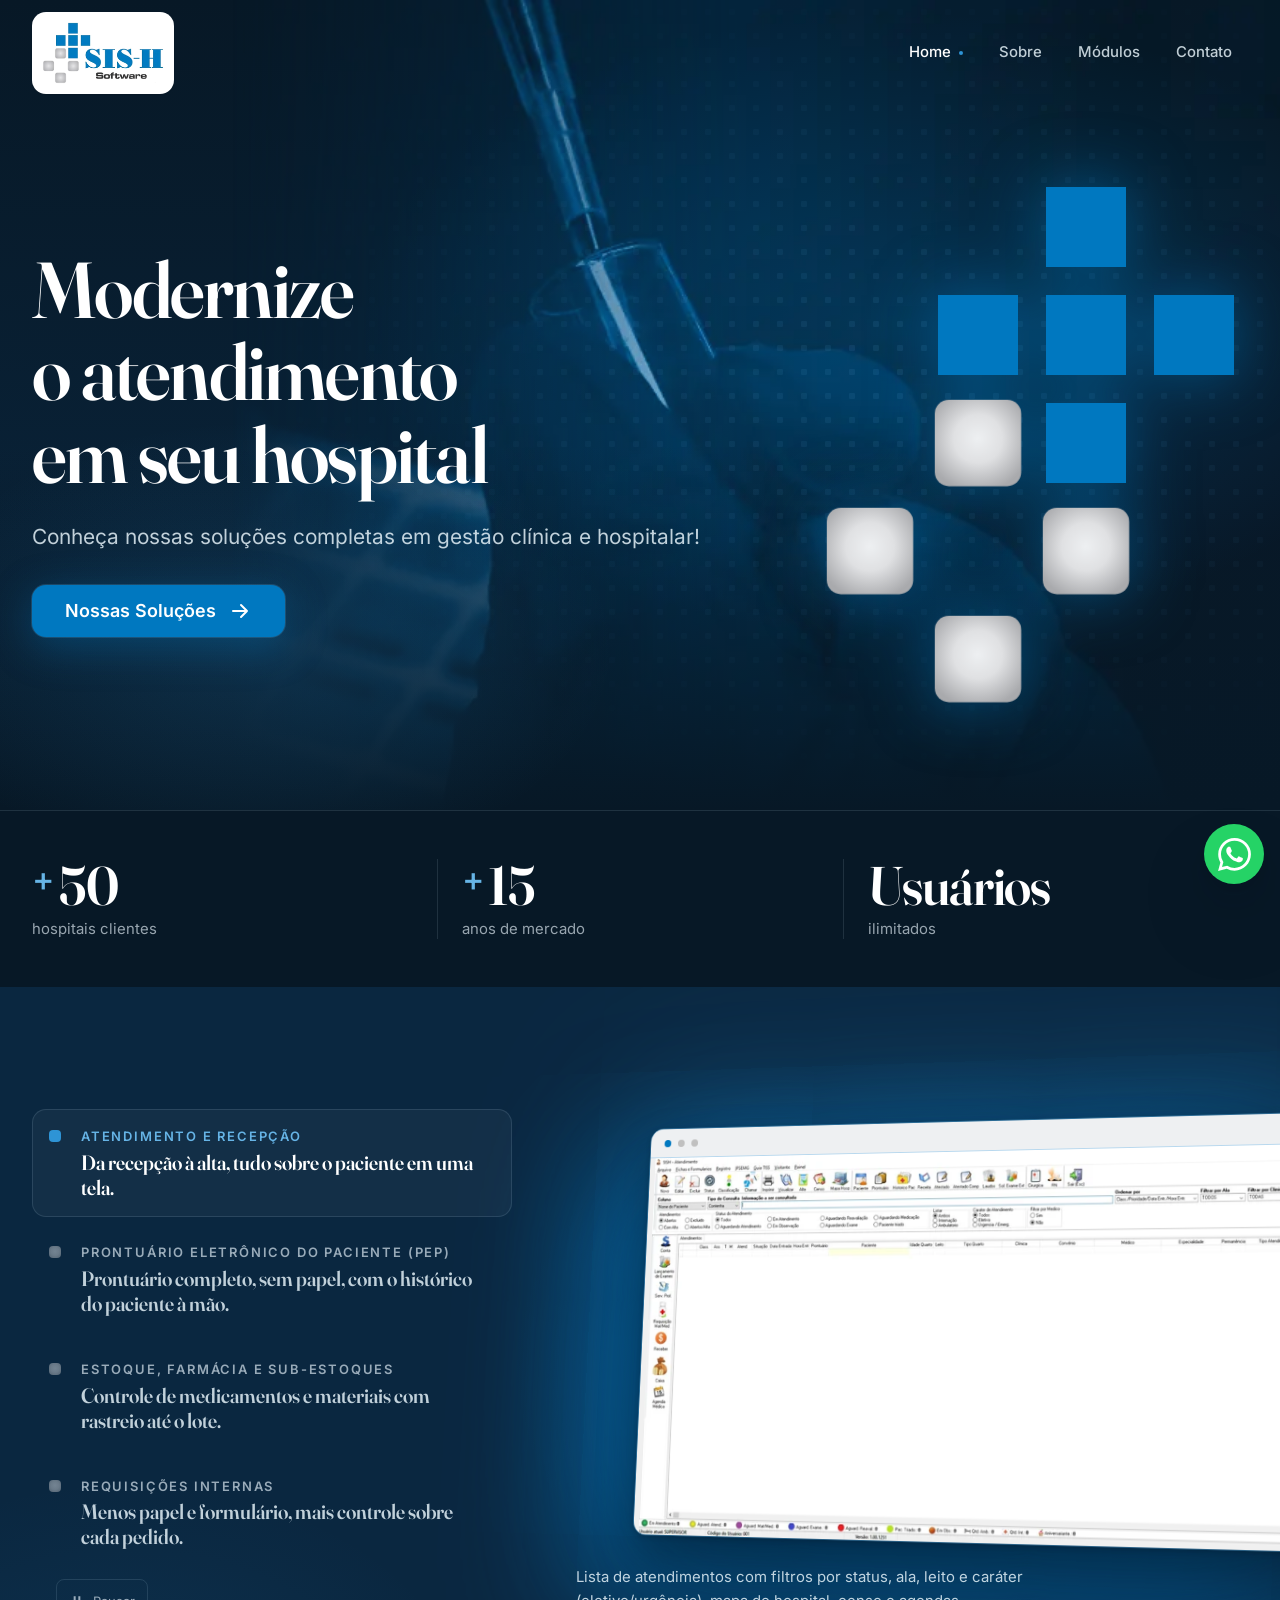
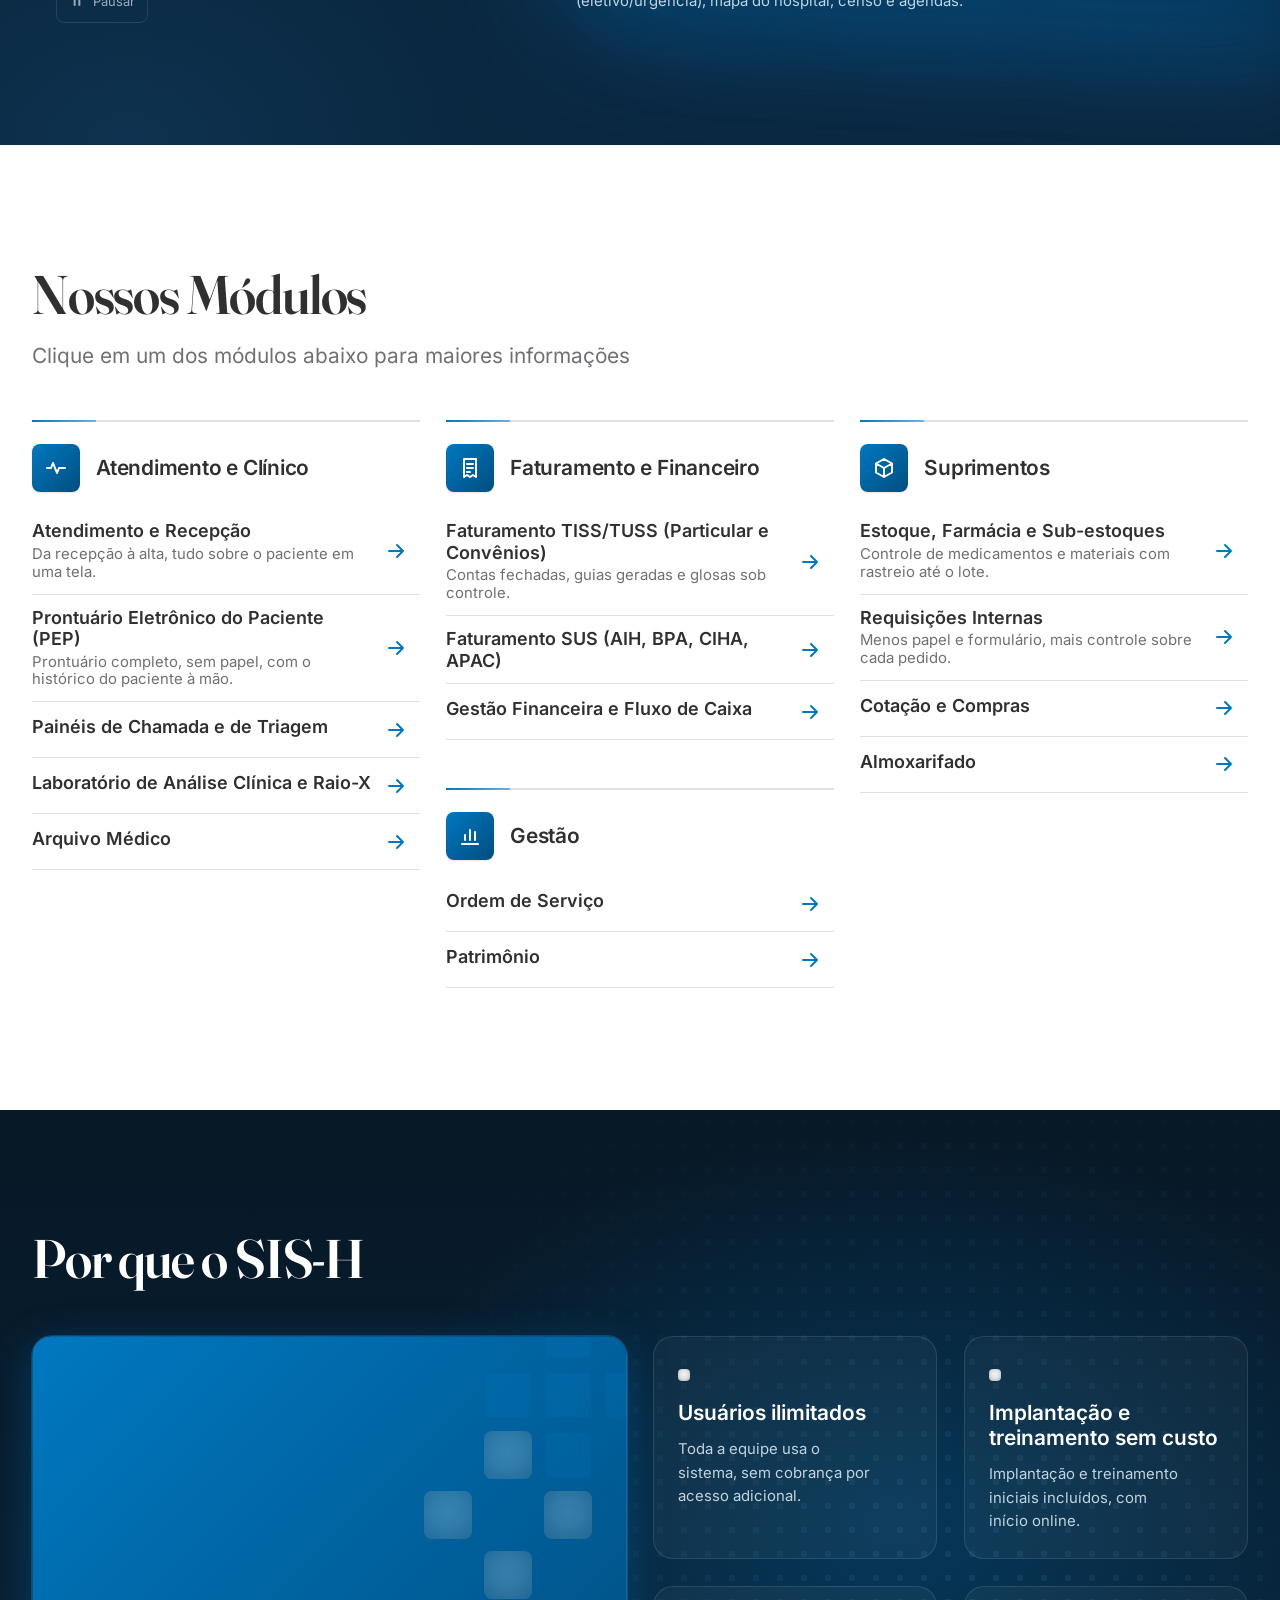
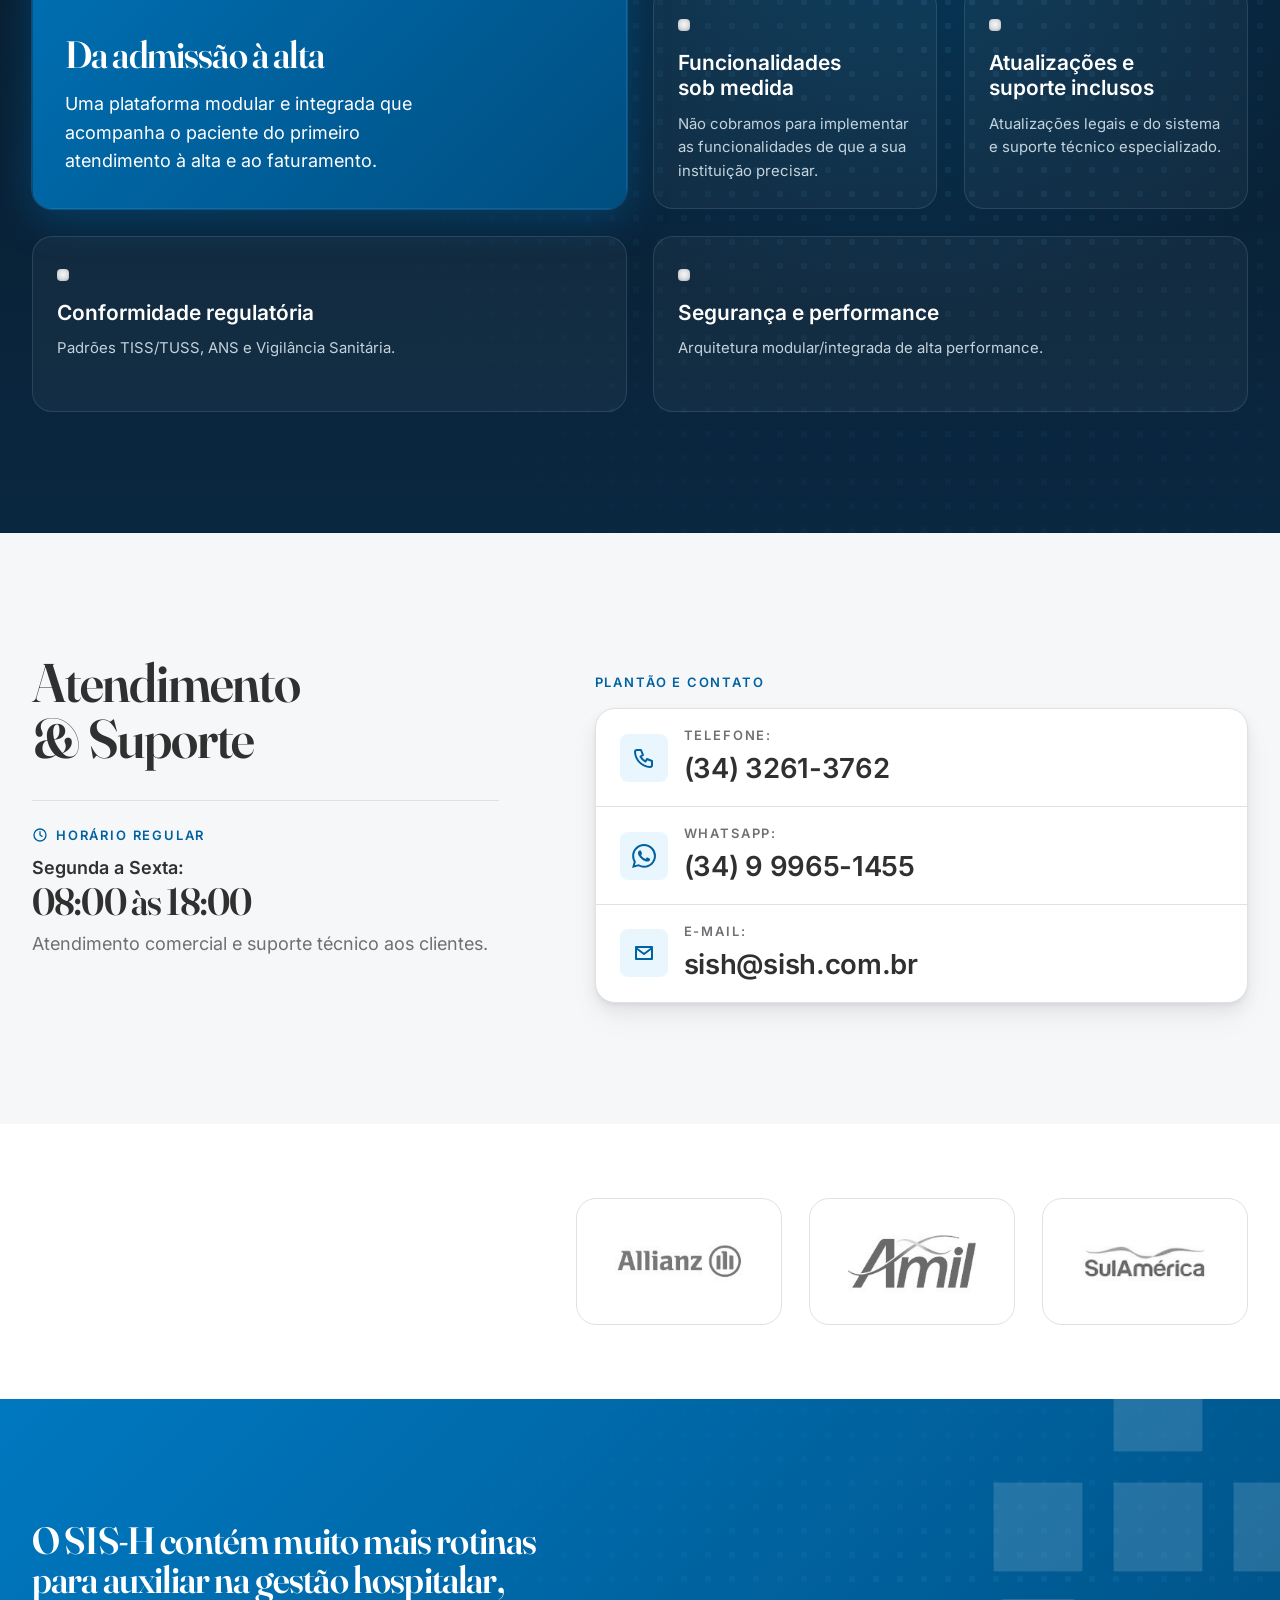
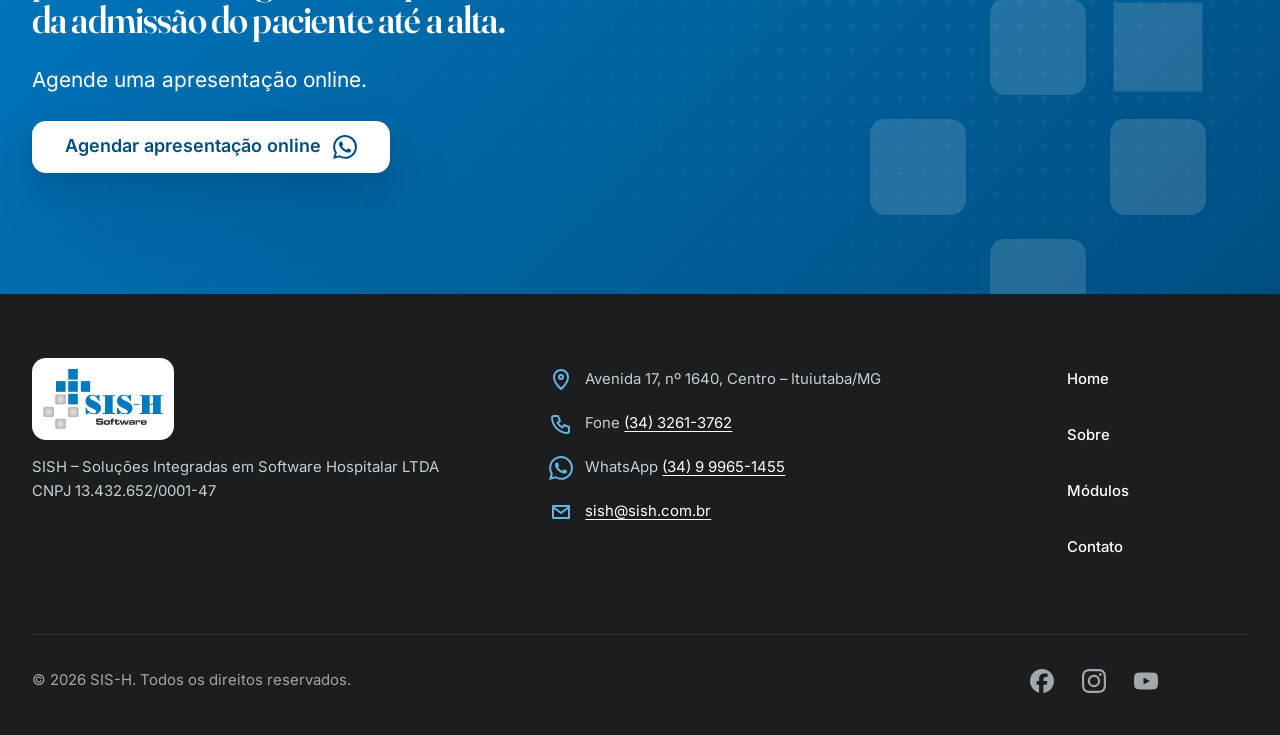
<file: index.html>
<!DOCTYPE html>
<html lang="pt-BR">
<head>
<meta name="robots" content="noindex, nofollow">
    <meta charset="utf-8">
    <meta name="viewport" content="width=device-width, initial-scale=1.0">
    <meta name="description" content="SIS-H - Soluções Integradas para Saúde Hospitalar">
    <meta name="keywords" content="hospital, saúde, sistema hospitalar, sish">
    <meta property="og:site_name" content="SIS-H">
    <meta property="og:title" content="SIS-H - Início">
    <meta property="og:type" content="website">
    <meta property="og:description" content="SIS-H - Soluções Integradas para Saúde Hospitalar">
    <meta name="theme-color" content="#071826">
    <title>SIS-H - Soluções em Gestão Hospitalar</title>

    <script>document.documentElement.classList.add('js');</script>
    <link rel="preload" href="assets/sish/fonts/fraunces-var-latin.woff2" as="font" type="font/woff2" crossorigin>
    <link rel="preload" href="assets/sish/fonts/inter-var-latin.woff2" as="font" type="font/woff2" crossorigin>
    <link rel="stylesheet" href="assets/sish/css/tokens.css?v=1">
    <link rel="stylesheet" href="assets/sish/css/site.css?v=1">

    <link rel="icon" href="assets/sish/icons/favicon.svg" type="image/svg+xml">
    <link rel="icon" href="assets/sish/icons/favicon-32.png" sizes="32x32" type="image/png">
    <link rel="apple-touch-icon" href="assets/sish/icons/apple-touch-icon-180.png">
</head>

<body id="home" class="homepage">
    <a class="skip-link" href="#conteudo">Pular para o conteúdo</a>

    <!-- HEADER -->
    <header class="site-header" id="header">
        <div class="site-header__bar">
            <a class="brand" href="index.html">
                <img class="brand__logo" src="assets/sish/img/logo-sish-240.webp" srcset="assets/sish/img/logo-sish-240.webp 240w, assets/sish/img/logo-sish-480.webp 480w" sizes="122px" width="240" height="122" alt="SIS-H Logo">
                <img class="brand__symbol" src="assets/sish/icons/favicon.svg" width="32" height="32" alt="SIS-H Logo">
            </a>
            <button class="menu-btn" type="button" aria-expanded="false" aria-controls="site-nav">
                <span class="sr-only">Navegação</span>
                <svg class="icon icon-open" aria-hidden="true" focusable="false"><use href="assets/sish/icons/sprite.svg#i-menu"/></svg>
                <svg class="icon icon-close" aria-hidden="true" focusable="false"><use href="assets/sish/icons/sprite.svg#i-close"/></svg>
            </button>
            <nav class="nav" id="site-nav" aria-label="Principal">
                <ul>
                    <li><a href="index.html" aria-current="page">Home</a></li>
                    <li><a href="sobre.html">Sobre</a></li>
                    <li><a href="modulos.html">Módulos</a></li>
                    <li><a href="contato.html">Contato</a></li>
                </ul>
            </nav>
        </div>
    </header>

    <main id="conteudo">
        <!-- CENA 1 · ABERTURA -->
        <section class="hero on-dark" id="cta" aria-labelledby="hero-title">
            <picture class="hero__photo">
                <img src="assets/sish/img/cena/hero-lab-duotone-1600.webp" srcset="assets/sish/img/cena/hero-lab-duotone-800.webp 800w, assets/sish/img/cena/hero-lab-duotone-1600.webp 1600w" sizes="100vw" width="1600" height="550" alt="" fetchpriority="high">
            </picture>
            <div class="container hero__inner">
                <div class="hero__copy">
                    <h1 class="hero__title display" id="hero-title"><span class="line"><span>Modernize o&nbsp;atendimento</span></span><span class="line"><span>em seu hospital</span></span></h1>
                    <p class="hero__lead">Conheça nossas soluções completas em gestão clínica e hospitalar!</p>
                    <a class="btn btn--primary" href="modulos.html">Nossas Soluções <svg class="icon" aria-hidden="true" focusable="false"><use href="assets/sish/icons/sprite.svg#i-arrow-right"/></svg></a>
                </div>
                <svg class="cross" viewBox="0 0 400 500" aria-hidden="true" focusable="false">
                    <defs><radialGradient id="sq-silver" cx="50%" cy="45%" r="62%"><stop offset="0"/><stop offset=".45"/><stop offset="1"/></radialGradient></defs>
                    <g>
                        <rect class="b" x="213" y="13" width="74" height="74"/>
                        <rect class="b" x="113" y="113" width="74" height="74"/>
                        <rect class="b" x="213" y="113" width="74" height="74"/>
                        <rect class="b" x="313" y="113" width="74" height="74"/>
                        <rect class="b" x="213" y="213" width="74" height="74"/>
                    </g>
                    <g>
                        <rect class="s" x="110" y="210" width="80" height="80" rx="13"/>
                        <rect class="s" x="10" y="310" width="80" height="80" rx="13"/>
                        <rect class="s" x="210" y="310" width="80" height="80" rx="13"/>
                        <rect class="s" x="110" y="410" width="80" height="80" rx="13"/>
                    </g>
                </svg>
            </div>
        </section>

        <!-- CENA 2 · FAIXA DE PROVA -->
        <section class="proof on-dark" aria-label="Números do SIS-H">
            <div class="container">
                <ul>
                    <li><strong class="display"><span class="plus">+</span><span class="count" data-count="50">50</span></strong><span>hospitais clientes</span></li>
                    <li><strong class="display"><span class="plus">+</span><span class="count" data-count="15">15</span></strong><span>anos de mercado</span></li>
                    <li><strong class="display">Usuários</strong><span>ilimitados</span></li>
                </ul>
            </div>
        </section>

        <!-- CENA 3 · VITRINE DO SISTEMA (prints reais; para trocar, sobrescreva os .webp em assets/sish/img/vitrine/) -->
        <section class="showcase on-dark" aria-label="Telas reais do SIS-H" data-showcase>
            <div class="container showcase__inner">
                <div class="showcase__nav" data-reveal>
                    <div class="showcase__tabs" role="tablist" aria-label="Módulos em destaque" aria-orientation="vertical">
                        <button class="showcase__tab" role="tab" id="tab-atendimento" aria-controls="tela-atendimento" aria-selected="true">
                            <span class="showcase__name">Atendimento e Recepção</span>
                            <span class="showcase__line">Da recepção à alta, tudo sobre o paciente em uma tela.</span>
                            <span class="showcase__progress" aria-hidden="true"></span>
                        </button>
                        <button class="showcase__tab" role="tab" id="tab-prontuario" aria-controls="tela-prontuario" aria-selected="false" tabindex="-1">
                            <span class="showcase__name">Prontuário Eletrônico do Paciente (PEP)</span>
                            <span class="showcase__line">Prontuário completo, sem papel, com o histórico do paciente à mão.</span>
                            <span class="showcase__progress" aria-hidden="true"></span>
                        </button>
                        <button class="showcase__tab" role="tab" id="tab-estoque" aria-controls="tela-estoque" aria-selected="false" tabindex="-1">
                            <span class="showcase__name">Estoque, Farmácia e Sub-estoques</span>
                            <span class="showcase__line">Controle de medicamentos e materiais com rastreio até o lote.</span>
                            <span class="showcase__progress" aria-hidden="true"></span>
                        </button>
                        <button class="showcase__tab" role="tab" id="tab-requisicoes" aria-controls="tela-requisicoes" aria-selected="false" tabindex="-1">
                            <span class="showcase__name">Requisições Internas</span>
                            <span class="showcase__line">Menos papel e formulário, mais controle sobre cada pedido.</span>
                            <span class="showcase__progress" aria-hidden="true"></span>
                        </button>
                    </div>
                    <div class="showcase__controls">
                        <button class="showcase__pause" type="button" aria-pressed="false">
                            <svg class="icon icon-pause" viewBox="0 0 24 24" aria-hidden="true" focusable="false"><path fill="currentColor" d="M7 5h3v14H7zM14 5h3v14h-3z"/></svg>
                            <svg class="icon icon-play" viewBox="0 0 24 24" aria-hidden="true" focusable="false"><path fill="currentColor" d="M8 5l11 7-11 7z"/></svg>
                            <span class="label">Pausar</span>
                        </button>
                    </div>
                </div>

                <div class="showcase__stage" data-reveal="window">
                    <div class="showcase__item is-active" id="tela-atendimento" tabindex="0" role="tabpanel" aria-labelledby="tab-atendimento">
                        <figure class="showcase__fig">
                        <div class="window"><div class="window__bar" aria-hidden="true"><i></i><i></i><i></i></div>
                            <img src="assets/sish/img/vitrine/atendimento-lista-1280.webp" srcset="assets/sish/img/vitrine/atendimento-lista-800.webp 800w, assets/sish/img/vitrine/atendimento-lista-1280.webp 1280w" sizes="(min-width: 80rem) 62vw, (min-width: 64rem) 56vw, 92vw" width="1280" height="693" loading="lazy" decoding="async" alt="Tela do módulo Atendimento e Recepção do SIS-H">
                        </div>
                        <figcaption class="showcase__caption"><strong>Atendimento e Recepção</strong>Lista de atendimentos com filtros por status, ala, leito e caráter (eletivo/urgência), mapa do hospital, censo e agendas.</figcaption>
                    </figure>
                    </div>
                    <div class="showcase__item" id="tela-prontuario" tabindex="0" role="tabpanel" aria-labelledby="tab-prontuario">
                        <figure class="showcase__fig">
                        <div class="window"><div class="window__bar" aria-hidden="true"><i></i><i></i><i></i></div>
                            <img src="assets/sish/img/vitrine/prontuario-prescricao-1280.webp" srcset="assets/sish/img/vitrine/prontuario-prescricao-800.webp 800w, assets/sish/img/vitrine/prontuario-prescricao-1280.webp 1280w" sizes="(min-width: 80rem) 62vw, (min-width: 64rem) 56vw, 92vw" width="1280" height="682" loading="lazy" decoding="async" alt="Tela de prescrição do Prontuário Eletrônico do Paciente do SIS-H">
                        </div>
                        <figcaption class="showcase__caption"><strong>Prontuário Eletrônico do Paciente (PEP)</strong>Prescrição médica com dose, via e frequência; abas de evolução, anamnese, laudos, UTI, enfermagem e equipe multiprofissional.</figcaption>
                    </figure>
                    </div>
                    <div class="showcase__item" id="tela-estoque" tabindex="0" role="tabpanel" aria-labelledby="tab-estoque">
                        <figure class="showcase__fig">
                        <div class="window"><div class="window__bar" aria-hidden="true"><i></i><i></i><i></i></div>
                            <img src="assets/sish/img/vitrine/estoque-1280.webp" srcset="assets/sish/img/vitrine/estoque-800.webp 800w, assets/sish/img/vitrine/estoque-1280.webp 1280w" sizes="(min-width: 80rem) 62vw, (min-width: 64rem) 56vw, 92vw" width="1280" height="682" loading="lazy" decoding="async" alt="Tela do módulo Estoque, Farmácia e Sub-estoques do SIS-H">
                        </div>
                        <figcaption class="showcase__caption"><strong>Estoque, Farmácia e Sub-estoques</strong>Entrada, saída, devolução por rastreio, consulta de estoque, manutenção de itens, solicitação de compras, Brasíndice e movimentação de lote.</figcaption>
                    </figure>
                    </div>
                    <div class="showcase__item" id="tela-requisicoes" tabindex="0" role="tabpanel" aria-labelledby="tab-requisicoes">
                        <figure class="showcase__fig">
                        <div class="window"><div class="window__bar" aria-hidden="true"><i></i><i></i><i></i></div>
                            <img src="assets/sish/img/vitrine/requisicoes-1280.webp" srcset="assets/sish/img/vitrine/requisicoes-800.webp 800w, assets/sish/img/vitrine/requisicoes-1280.webp 1280w" sizes="(min-width: 80rem) 62vw, (min-width: 64rem) 56vw, 92vw" width="1280" height="682" loading="lazy" decoding="async" alt="Tela do módulo Requisições Internas do SIS-H">
                        </div>
                        <figcaption class="showcase__caption"><strong>Requisições Internas</strong>Requisição, requisições realizadas e devolução.</figcaption>
                    </figure>
                    </div>
                </div>
            </div>
        </section>

        <!-- CENA 4 · MÓDULOS (4 categorias; links para as âncoras de modulos.html) -->
        <section class="modules" id="modulos" aria-labelledby="modulos-title">
            <div class="container">
                <header class="section-head" data-reveal>
                    <h2 class="section-title display" id="modulos-title">Nossos Módulos</h2>
                    <p class="section-lead">Clique em um dos módulos abaixo para maiores informações</p>
                </header>
                <div class="modules__grid" data-reveal-stagger>
                    <article class="cat" aria-labelledby="cat-a">
                        <div class="cat__head">
                            <span class="glyph" aria-hidden="true"><svg class="icon"><use href="assets/sish/icons/sprite.svg#i-pulse"/></svg></span>
                            <h3 class="cat__title" id="cat-a">Atendimento e Clínico</h3>
                        </div>
                        <ul class="mods">
                            <li><a class="mod mod--feature" href="modulos.html#atendimento"><span class="mod__name">Atendimento e Recepção</span><span class="mod__line">Da recepção à alta, tudo sobre o paciente em uma tela.</span><svg class="icon mod__arrow" aria-hidden="true" focusable="false"><use href="assets/sish/icons/sprite.svg#i-arrow-right"/></svg></a></li>
                            <li><a class="mod mod--feature" href="modulos.html#prontuario"><span class="mod__name">Prontuário Eletrônico do Paciente (PEP)</span><span class="mod__line">Prontuário completo, sem papel, com o histórico do paciente à mão.</span><svg class="icon mod__arrow" aria-hidden="true" focusable="false"><use href="assets/sish/icons/sprite.svg#i-arrow-right"/></svg></a></li>
                            <li><a class="mod" href="modulos.html#paineis"><span class="mod__name">Painéis de Chamada e de Triagem</span><svg class="icon mod__arrow" aria-hidden="true" focusable="false"><use href="assets/sish/icons/sprite.svg#i-arrow-right"/></svg></a></li>
                            <li><a class="mod" href="modulos.html#laboratorio"><span class="mod__name">Laboratório de Análise Clínica e Raio-X</span><svg class="icon mod__arrow" aria-hidden="true" focusable="false"><use href="assets/sish/icons/sprite.svg#i-arrow-right"/></svg></a></li>
                            <li><a class="mod" href="modulos.html#arquivo-medico"><span class="mod__name">Arquivo Médico</span><svg class="icon mod__arrow" aria-hidden="true" focusable="false"><use href="assets/sish/icons/sprite.svg#i-arrow-right"/></svg></a></li>
                        </ul>
                    </article>
                    <article class="cat" aria-labelledby="cat-b">
                        <div class="cat__head">
                            <span class="glyph" aria-hidden="true"><svg class="icon"><use href="assets/sish/icons/sprite.svg#i-receipt"/></svg></span>
                            <h3 class="cat__title" id="cat-b">Faturamento e Financeiro</h3>
                        </div>
                        <ul class="mods">
                            <li><a class="mod mod--feature" href="modulos.html#faturamento"><span class="mod__name">Faturamento TISS/TUSS (Particular e Convênios)</span><span class="mod__line">Contas fechadas, guias geradas e glosas sob controle.</span><svg class="icon mod__arrow" aria-hidden="true" focusable="false"><use href="assets/sish/icons/sprite.svg#i-arrow-right"/></svg></a></li>
                            <li><a class="mod" href="modulos.html#faturamento-sus"><span class="mod__name">Faturamento SUS (AIH, BPA, CIHA, APAC)</span><svg class="icon mod__arrow" aria-hidden="true" focusable="false"><use href="assets/sish/icons/sprite.svg#i-arrow-right"/></svg></a></li>
                            <li><a class="mod" href="modulos.html#financeiro"><span class="mod__name">Gestão Financeira e Fluxo de Caixa</span><svg class="icon mod__arrow" aria-hidden="true" focusable="false"><use href="assets/sish/icons/sprite.svg#i-arrow-right"/></svg></a></li>
                        </ul>
                    </article>
                    <article class="cat" aria-labelledby="cat-c">
                        <div class="cat__head">
                            <span class="glyph" aria-hidden="true"><svg class="icon"><use href="assets/sish/icons/sprite.svg#i-box"/></svg></span>
                            <h3 class="cat__title" id="cat-c">Suprimentos</h3>
                        </div>
                        <ul class="mods">
                            <li><a class="mod mod--feature" href="modulos.html#estoque"><span class="mod__name">Estoque, Farmácia e <span class="nowrap">Sub-estoques</span></span><span class="mod__line">Controle de medicamentos e materiais com rastreio até o lote.</span><svg class="icon mod__arrow" aria-hidden="true" focusable="false"><use href="assets/sish/icons/sprite.svg#i-arrow-right"/></svg></a></li>
                            <li><a class="mod mod--feature" href="modulos.html#requisicoes"><span class="mod__name">Requisições Internas</span><span class="mod__line">Menos papel e formulário, mais controle sobre cada pedido.</span><svg class="icon mod__arrow" aria-hidden="true" focusable="false"><use href="assets/sish/icons/sprite.svg#i-arrow-right"/></svg></a></li>
                            <li><a class="mod" href="modulos.html#cotacao"><span class="mod__name">Cotação e Compras</span><svg class="icon mod__arrow" aria-hidden="true" focusable="false"><use href="assets/sish/icons/sprite.svg#i-arrow-right"/></svg></a></li>
                            <li><a class="mod" href="modulos.html#almoxarifado"><span class="mod__name">Almoxarifado</span><svg class="icon mod__arrow" aria-hidden="true" focusable="false"><use href="assets/sish/icons/sprite.svg#i-arrow-right"/></svg></a></li>
                        </ul>
                    </article>
                    <article class="cat" aria-labelledby="cat-d">
                        <div class="cat__head">
                            <span class="glyph" aria-hidden="true"><svg class="icon"><use href="assets/sish/icons/sprite.svg#i-chart"/></svg></span>
                            <h3 class="cat__title" id="cat-d">Gestão</h3>
                        </div>
                        <ul class="mods">
                            <li><a class="mod" href="modulos.html#ordem-servico"><span class="mod__name">Ordem de Serviço</span><svg class="icon mod__arrow" aria-hidden="true" focusable="false"><use href="assets/sish/icons/sprite.svg#i-arrow-right"/></svg></a></li>
                            <li><a class="mod" href="modulos.html#patrimonio"><span class="mod__name">Patrimônio</span><svg class="icon mod__arrow" aria-hidden="true" focusable="false"><use href="assets/sish/icons/sprite.svg#i-arrow-right"/></svg></a></li>
                        </ul>
                    </article>
                </div>
            </div>
        </section>

        <!-- CENA 5 · POR QUE O SIS-H (bento; conteúdo da proposta, sem valores) -->
        <section class="why on-dark" id="por-que" aria-labelledby="why-title">
            <div class="container">
                <header class="section-head" data-reveal>
                    <h2 class="section-title display" id="why-title">Por que o SIS-H</h2>
                </header>
                <ul class="why__grid" data-reveal-stagger>
                    <li class="why-card why-card--feature">
                        <h3 class="why-card__title display">Da admissão à alta</h3>
                        <p>Uma plataforma modular e integrada que acompanha o paciente do primeiro atendimento à alta e ao faturamento.</p>
                        <img class="why-card__cross" src="assets/sish/icons/cruz-sish.svg" width="400" height="500" alt="" loading="lazy">
                    </li>
                    <li class="why-card"><h3 class="why-card__title">Usuários ilimitados</h3><p>Toda a equipe usa o sistema, sem cobrança por acesso adicional.</p></li>
                    <li class="why-card"><h3 class="why-card__title">Implantação e treinamento sem custo</h3><p>Implantação e treinamento iniciais incluídos, com início online.</p></li>
                    <li class="why-card"><h3 class="why-card__title">Funcionalidades sob medida</h3><p>Não cobramos para implementar as funcionalidades de que a sua instituição precisar.</p></li>
                    <li class="why-card"><h3 class="why-card__title">Atualizações e suporte inclusos</h3><p>Atualizações legais e do sistema e suporte técnico especializado.</p></li>
                    <li class="why-card why-card--wide"><h3 class="why-card__title">Conformidade regulatória</h3><p>Padrões TISS/TUSS, ANS e Vigilância Sanitária.</p></li>
                    <li class="why-card why-card--wide"><h3 class="why-card__title">Segurança e performance</h3><p>Arquitetura modular/integrada de alta performance.</p></li>
                </ul>
            </div>
        </section>

        <!-- CENA 6 · ATENDIMENTO & SUPORTE -->
        <section class="support" id="cta2" aria-labelledby="suporte-title">
            <div class="container support__inner" data-reveal-stagger>
                <div class="support__intro">
                    <h2 class="section-title display" id="suporte-title">Atendimento &amp; Suporte</h2>
                    <div class="hours">
                        <h3 class="hours__title"><svg class="icon" aria-hidden="true" focusable="false"><use href="assets/sish/icons/sprite.svg#i-clock"/></svg>Horário Regular</h3>
                        <p class="hours__when"><strong>Segunda a Sexta:</strong> <span class="hours__time display">08:00 às 18:00</span></p>
                        <p class="hours__note">Atendimento comercial e suporte técnico aos clientes.</p>
                    </div>
                </div>
                <div class="support__contact">
                    <h3 class="support__subtitle">Plantão e Contato</h3>
                    <ul class="contacts">
                        <li><a class="contact" href="tel:+553432613762"><span class="contact__icon" aria-hidden="true"><svg class="icon"><use href="assets/sish/icons/sprite.svg#i-phone"/></svg></span><span class="contact__text"><strong>Telefone:</strong> <span class="contact__value">(34) 3261-3762</span></span></a></li>
                        <li><a class="contact contact--wa" href="https://api.whatsapp.com/send?phone=5534999651455&amp;text=Ol%C3%A1%2C%20gostaria%20de%20agendar%20uma%20apresenta%C3%A7%C3%A3o%20do%20SIS-H." target="_blank" rel="noopener"><span class="contact__icon" aria-hidden="true"><svg class="icon"><use href="assets/sish/icons/sprite.svg#i-whatsapp"/></svg></span><span class="contact__text"><strong>WhatsApp:</strong> <span class="contact__value">(34) 9 9965-1455</span></span></a></li>
                        <li><a class="contact" href="mailto:sish@sish.com.br"><span class="contact__icon" aria-hidden="true"><svg class="icon"><use href="assets/sish/icons/sprite.svg#i-mail"/></svg></span><span class="contact__text"><strong>E-mail:</strong> <span class="contact__value">sish@sish.com.br</span></span></a></li>
                    </ul>
                </div>
            </div>
        </section>

        <!-- CENA 7 · PARCEIROS & CONVÊNIOS (grade pronta para mais logos: basta acrescentar <li>) -->
        <section class="partners" id="parceiros" aria-labelledby="parceiros-title">
            <div class="container partners__inner">
                <h2 class="section-title display" id="parceiros-title" data-reveal>Parceiros &amp; Convênios</h2>
                <ul class="partners__grid" data-reveal-stagger>
                    <li class="partner"><img src="uploads/pages/parceiros-allianz.jpg" alt="Allianz" width="175" height="106" loading="lazy"></li>
                    <li class="partner"><img src="uploads/pages/parceiros-amil.jpg" alt="Amil" width="175" height="106" loading="lazy"></li>
                    <li class="partner"><img src="uploads/pages/parceiros-sulamerica.jpg" alt="SulAmérica" width="175" height="106" loading="lazy"></li>
                </ul>
            </div>
        </section>

        <!-- CENA 8 · FECHAMENTO -->
        <section class="cta on-dark" id="agendar" aria-labelledby="cta-title">
            <div class="container cta__inner" data-reveal-stagger>
                <h2 class="cta__title display" id="cta-title">O SIS-H contém muito mais rotinas para auxiliar na gestão hospitalar, da admissão do paciente até a alta.</h2>
                <p class="cta__lead">Agende uma apresentação online.</p>
                <a class="btn btn--light" href="https://api.whatsapp.com/send?phone=5534999651455&amp;text=Ol%C3%A1%2C%20gostaria%20de%20agendar%20uma%20apresenta%C3%A7%C3%A3o%20do%20SIS-H." target="_blank" rel="noopener">Agendar apresentação online <svg class="icon" aria-hidden="true" focusable="false"><use href="assets/sish/icons/sprite.svg#i-whatsapp"/></svg></a>
            </div>
        </section>
    </main>

    <!-- CENA 9 · RODAPÉ -->
    <footer class="site-footer" id="footer">
        <div class="container site-footer__inner">
            <div class="site-footer__company">
                <a class="brand" href="index.html"><img class="brand__logo" src="assets/sish/img/logo-sish-240.webp" srcset="assets/sish/img/logo-sish-240.webp 240w, assets/sish/img/logo-sish-480.webp 480w" sizes="122px" width="240" height="122" alt="SIS-H Logo" loading="lazy"></a>
                <p class="site-footer__legal">SISH – Soluções Integradas em Software Hospitalar LTDA<br>CNPJ 13.432.652/0001-47</p>
            </div>
            <address class="site-footer__contact">
                <ul>
                    <li><svg class="icon" aria-hidden="true" focusable="false"><use href="assets/sish/icons/sprite.svg#i-pin"/></svg><span>Avenida 17, nº 1640, Centro – Ituiutaba/MG</span></li>
                    <li><svg class="icon" aria-hidden="true" focusable="false"><use href="assets/sish/icons/sprite.svg#i-phone"/></svg><span>Fone <a href="tel:+553432613762">(34) 3261-3762</a></span></li>
                    <li><svg class="icon" aria-hidden="true" focusable="false"><use href="assets/sish/icons/sprite.svg#i-whatsapp"/></svg><span>WhatsApp <a href="https://api.whatsapp.com/send?phone=5534999651455&amp;text=Ol%C3%A1%2C%20gostaria%20de%20agendar%20uma%20apresenta%C3%A7%C3%A3o%20do%20SIS-H." target="_blank" rel="noopener">(34) 9 9965-1455</a></span></li>
                    <li><svg class="icon" aria-hidden="true" focusable="false"><use href="assets/sish/icons/sprite.svg#i-mail"/></svg><a href="mailto:sish@sish.com.br">sish@sish.com.br</a></li>
                </ul>
            </address>
            <nav class="site-footer__nav" aria-label="Rodapé">
                <ul>
                    <li><a href="index.html">Home</a></li>
                    <li><a href="sobre.html">Sobre</a></li>
                    <li><a href="modulos.html">Módulos</a></li>
                    <li><a href="contato.html">Contato</a></li>
                </ul>
            </nav>
            <div class="site-footer__bottom">
                <p>&copy; 2026 SIS-H. Todos os direitos reservados.</p>
                <ul class="social" aria-label="Redes sociais">
                    <li><svg class="icon" aria-hidden="true" focusable="false"><use href="assets/sish/icons/sprite.svg#i-facebook"/></svg><span class="sr-only">Facebook</span></li>
                    <li><svg class="icon" aria-hidden="true" focusable="false"><use href="assets/sish/icons/sprite.svg#i-instagram"/></svg><span class="sr-only">Instagram</span></li>
                    <li><svg class="icon" aria-hidden="true" focusable="false"><use href="assets/sish/icons/sprite.svg#i-youtube"/></svg><span class="sr-only">YouTube</span></li>
                </ul>
            </div>
        </div>
    </footer>

    <!-- BOTÃO WHATSAPP FLUTUANTE -->
    <a class="wa-float" target="_blank" rel="noopener" href="https://api.whatsapp.com/send?phone=5534999651455&amp;text=Ol%C3%A1%2C%20gostaria%20de%20agendar%20uma%20apresenta%C3%A7%C3%A3o%20do%20SIS-H.">
        <svg class="icon" aria-hidden="true" focusable="false"><use href="assets/sish/icons/sprite.svg#i-whatsapp"/></svg>
        <span class="sr-only">Atendimento via WhatsApp</span>
    </a>

    <script src="assets/sish/js/site.js?v=1" defer></script>
</body>
</html>
</file>
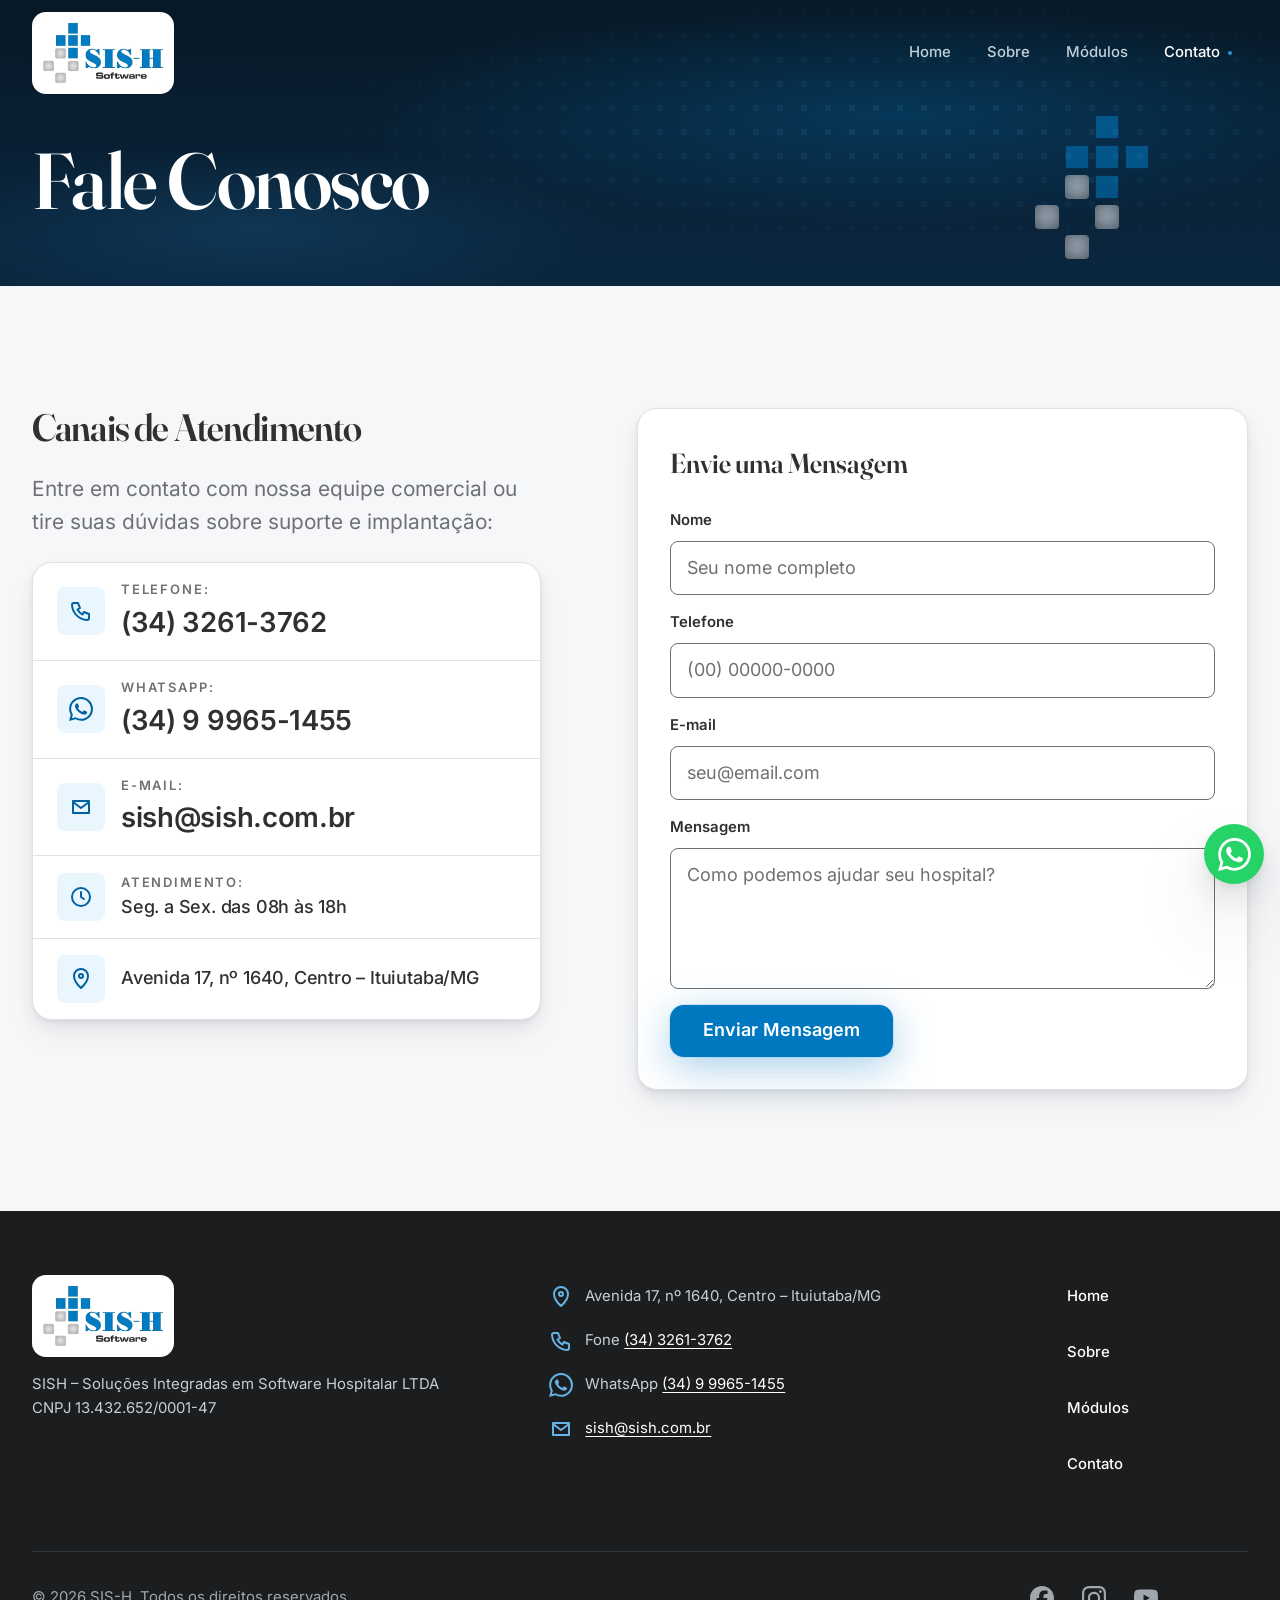
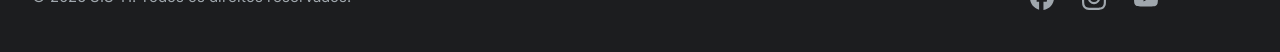
<file: contato.html>
<!DOCTYPE html>
<html lang="pt-BR">
<head>
<meta name="robots" content="noindex, nofollow">
    <meta charset="utf-8">
    <meta name="viewport" content="width=device-width, initial-scale=1.0">
    <meta name="theme-color" content="#071826">
    <title>SIS-H - Fale Conosco</title>

    <script>document.documentElement.classList.add('js');</script>
    <link rel="preload" href="assets/sish/fonts/fraunces-var-latin.woff2" as="font" type="font/woff2" crossorigin>
    <link rel="preload" href="assets/sish/fonts/inter-var-latin.woff2" as="font" type="font/woff2" crossorigin>
    <link rel="stylesheet" href="assets/sish/css/tokens.css?v=1">
    <link rel="stylesheet" href="assets/sish/css/site.css?v=1">

    <link rel="icon" href="assets/sish/icons/favicon.svg" type="image/svg+xml">
    <link rel="icon" href="assets/sish/icons/favicon-32.png" sizes="32x32" type="image/png">
    <link rel="apple-touch-icon" href="assets/sish/icons/apple-touch-icon-180.png">
</head>

<body>
    <a class="skip-link" href="#conteudo">Pular para o conteúdo</a>

    <!-- HEADER -->
    <header class="site-header" id="header">
        <div class="site-header__bar">
            <a class="brand" href="index.html">
                <img class="brand__logo" src="assets/sish/img/logo-sish-240.webp" srcset="assets/sish/img/logo-sish-240.webp 240w, assets/sish/img/logo-sish-480.webp 480w" sizes="122px" width="240" height="122" alt="SIS-H Logo">
                <img class="brand__symbol" src="assets/sish/icons/favicon.svg" width="32" height="32" alt="SIS-H Logo">
            </a>
            <button class="menu-btn" type="button" aria-expanded="false" aria-controls="site-nav">
                <span class="sr-only">Navegação</span>
                <svg class="icon icon-open" aria-hidden="true" focusable="false"><use href="assets/sish/icons/sprite.svg#i-menu"/></svg>
                <svg class="icon icon-close" aria-hidden="true" focusable="false"><use href="assets/sish/icons/sprite.svg#i-close"/></svg>
            </button>
            <nav class="nav" id="site-nav" aria-label="Principal">
                <ul>
                    <li><a href="index.html">Home</a></li>
                    <li><a href="sobre.html">Sobre</a></li>
                    <li><a href="modulos.html">Módulos</a></li>
                    <li><a href="contato.html" aria-current="page">Contato</a></li>
                </ul>
            </nav>
        </div>
    </header>

    <main id="conteudo">
        <section class="page-hero on-dark" aria-labelledby="page-title">
            <img class="page-hero__cross" src="assets/sish/icons/cruz-sish.svg" width="400" height="500" alt="">
            <div class="container">
                <h1 class="page-hero__title display" id="page-title">Fale Conosco</h1>
            </div>
        </section>

        <section class="contact-page" aria-labelledby="canais-title">
            <div class="container contact-page__inner" data-reveal-stagger>
                <div class="contact-page__channels">
                    <h2 class="display" id="canais-title">Canais de Atendimento</h2>
                    <p>Entre em contato com nossa equipe comercial ou tire suas dúvidas sobre suporte e implantação:</p>
                    <ul class="contacts">
                        <li><a class="contact" href="tel:+553432613762"><span class="contact__icon" aria-hidden="true"><svg class="icon" aria-hidden="true" focusable="false"><use href="assets/sish/icons/sprite.svg#i-phone"/></svg></span><span class="contact__text"><strong>Telefone:</strong> <span class="contact__value">(34) 3261-3762</span></span></a></li>
                        <li><a class="contact" href="https://api.whatsapp.com/send?phone=5534999651455&amp;text=Ol%C3%A1%2C%20gostaria%20de%20agendar%20uma%20apresenta%C3%A7%C3%A3o%20do%20SIS-H." target="_blank" rel="noopener"><span class="contact__icon" aria-hidden="true"><svg class="icon" aria-hidden="true" focusable="false"><use href="assets/sish/icons/sprite.svg#i-whatsapp"/></svg></span><span class="contact__text"><strong>WhatsApp:</strong> <span class="contact__value">(34) 9 9965-1455</span></span></a></li>
                        <li><a class="contact" href="mailto:sish@sish.com.br"><span class="contact__icon" aria-hidden="true"><svg class="icon" aria-hidden="true" focusable="false"><use href="assets/sish/icons/sprite.svg#i-mail"/></svg></span><span class="contact__text"><strong>E-mail:</strong> <span class="contact__value">sish@sish.com.br</span></span></a></li>
                        <li><div class="contact contact--static"><span class="contact__icon" aria-hidden="true"><svg class="icon" aria-hidden="true" focusable="false"><use href="assets/sish/icons/sprite.svg#i-clock"/></svg></span><span class="contact__text"><strong>Atendimento:</strong> <span class="contact__value">Seg. a Sex. das 08h às 18h</span></span></div></li>
                        <li><div class="contact contact--static"><span class="contact__icon" aria-hidden="true"><svg class="icon" aria-hidden="true" focusable="false"><use href="assets/sish/icons/sprite.svg#i-pin"/></svg></span><span class="contact__text"><span class="contact__value">Avenida 17, nº 1640, Centro – Ituiutaba/MG</span></span></div></li>
                    </ul>
                </div>
                <div class="form-card">
                    <h3>Envie uma Mensagem</h3>
                    <!-- Envio: abre o WhatsApp com os dados no texto (nada vai para outro servidor).
                         Com JS (site.js), monta Nome/Telefone/E-mail/Mensagem; sem JS, o navegador envia só a mensagem ao WhatsApp. -->
                    <form class="contact-form" action="https://api.whatsapp.com/send" method="get" target="_blank" rel="noopener" data-whatsapp-form>
                        <input type="hidden" name="phone" value="5534999651455">
                        <div class="field">
                            <label for="campo-nome">Nome</label>
                            <input type="text" id="campo-nome" autocomplete="name" required placeholder="Seu nome completo">
                        </div>
                        <div class="field">
                            <label for="campo-telefone">Telefone</label>
                            <input type="tel" id="campo-telefone" autocomplete="tel" inputmode="tel" placeholder="(00) 00000-0000">
                        </div>
                        <div class="field">
                            <label for="campo-email">E-mail</label>
                            <input type="email" id="campo-email" autocomplete="email" placeholder="seu@email.com">
                        </div>
                        <div class="field">
                            <label for="campo-mensagem">Mensagem</label>
                            <textarea id="campo-mensagem" name="text" rows="4" required placeholder="Como podemos ajudar seu hospital?"></textarea>
                        </div>
                        <button type="submit" class="btn btn--primary">Enviar Mensagem</button>
                    </form>
                </div>
            </div>
        </section>
    </main>

    <!-- CENA 9 · RODAPÉ -->
    <footer class="site-footer" id="footer">
        <div class="container site-footer__inner">
            <div class="site-footer__company">
                <a class="brand" href="index.html"><img class="brand__logo" src="assets/sish/img/logo-sish-240.webp" srcset="assets/sish/img/logo-sish-240.webp 240w, assets/sish/img/logo-sish-480.webp 480w" sizes="122px" width="240" height="122" alt="SIS-H Logo" loading="lazy"></a>
                <p class="site-footer__legal">SISH – Soluções Integradas em Software Hospitalar LTDA<br>CNPJ 13.432.652/0001-47</p>
            </div>
            <address class="site-footer__contact">
                <ul>
                    <li><svg class="icon" aria-hidden="true" focusable="false"><use href="assets/sish/icons/sprite.svg#i-pin"/></svg><span>Avenida 17, nº 1640, Centro – Ituiutaba/MG</span></li>
                    <li><svg class="icon" aria-hidden="true" focusable="false"><use href="assets/sish/icons/sprite.svg#i-phone"/></svg><span>Fone <a href="tel:+553432613762">(34) 3261-3762</a></span></li>
                    <li><svg class="icon" aria-hidden="true" focusable="false"><use href="assets/sish/icons/sprite.svg#i-whatsapp"/></svg><span>WhatsApp <a href="https://api.whatsapp.com/send?phone=5534999651455&amp;text=Ol%C3%A1%2C%20gostaria%20de%20agendar%20uma%20apresenta%C3%A7%C3%A3o%20do%20SIS-H." target="_blank" rel="noopener">(34) 9 9965-1455</a></span></li>
                    <li><svg class="icon" aria-hidden="true" focusable="false"><use href="assets/sish/icons/sprite.svg#i-mail"/></svg><a href="mailto:sish@sish.com.br">sish@sish.com.br</a></li>
                </ul>
            </address>
            <nav class="site-footer__nav" aria-label="Rodapé">
                <ul>
                    <li><a href="index.html">Home</a></li>
                    <li><a href="sobre.html">Sobre</a></li>
                    <li><a href="modulos.html">Módulos</a></li>
                    <li><a href="contato.html">Contato</a></li>
                </ul>
            </nav>
            <div class="site-footer__bottom">
                <p>&copy; 2026 SIS-H. Todos os direitos reservados.</p>
                <ul class="social" aria-label="Redes sociais">
                    <li><svg class="icon" aria-hidden="true" focusable="false"><use href="assets/sish/icons/sprite.svg#i-facebook"/></svg><span class="sr-only">Facebook</span></li>
                    <li><svg class="icon" aria-hidden="true" focusable="false"><use href="assets/sish/icons/sprite.svg#i-instagram"/></svg><span class="sr-only">Instagram</span></li>
                    <li><svg class="icon" aria-hidden="true" focusable="false"><use href="assets/sish/icons/sprite.svg#i-youtube"/></svg><span class="sr-only">YouTube</span></li>
                </ul>
            </div>
        </div>
    </footer>

    <!-- BOTÃO WHATSAPP FLUTUANTE -->
    <a class="wa-float" target="_blank" rel="noopener" href="https://api.whatsapp.com/send?phone=5534999651455&amp;text=Ol%C3%A1%2C%20gostaria%20de%20agendar%20uma%20apresenta%C3%A7%C3%A3o%20do%20SIS-H.">
        <svg class="icon" aria-hidden="true" focusable="false"><use href="assets/sish/icons/sprite.svg#i-whatsapp"/></svg>
        <span class="sr-only">Atendimento via WhatsApp</span>
    </a>

    <script src="assets/sish/js/site.js?v=1" defer></script>
</body>
</html>
</file>
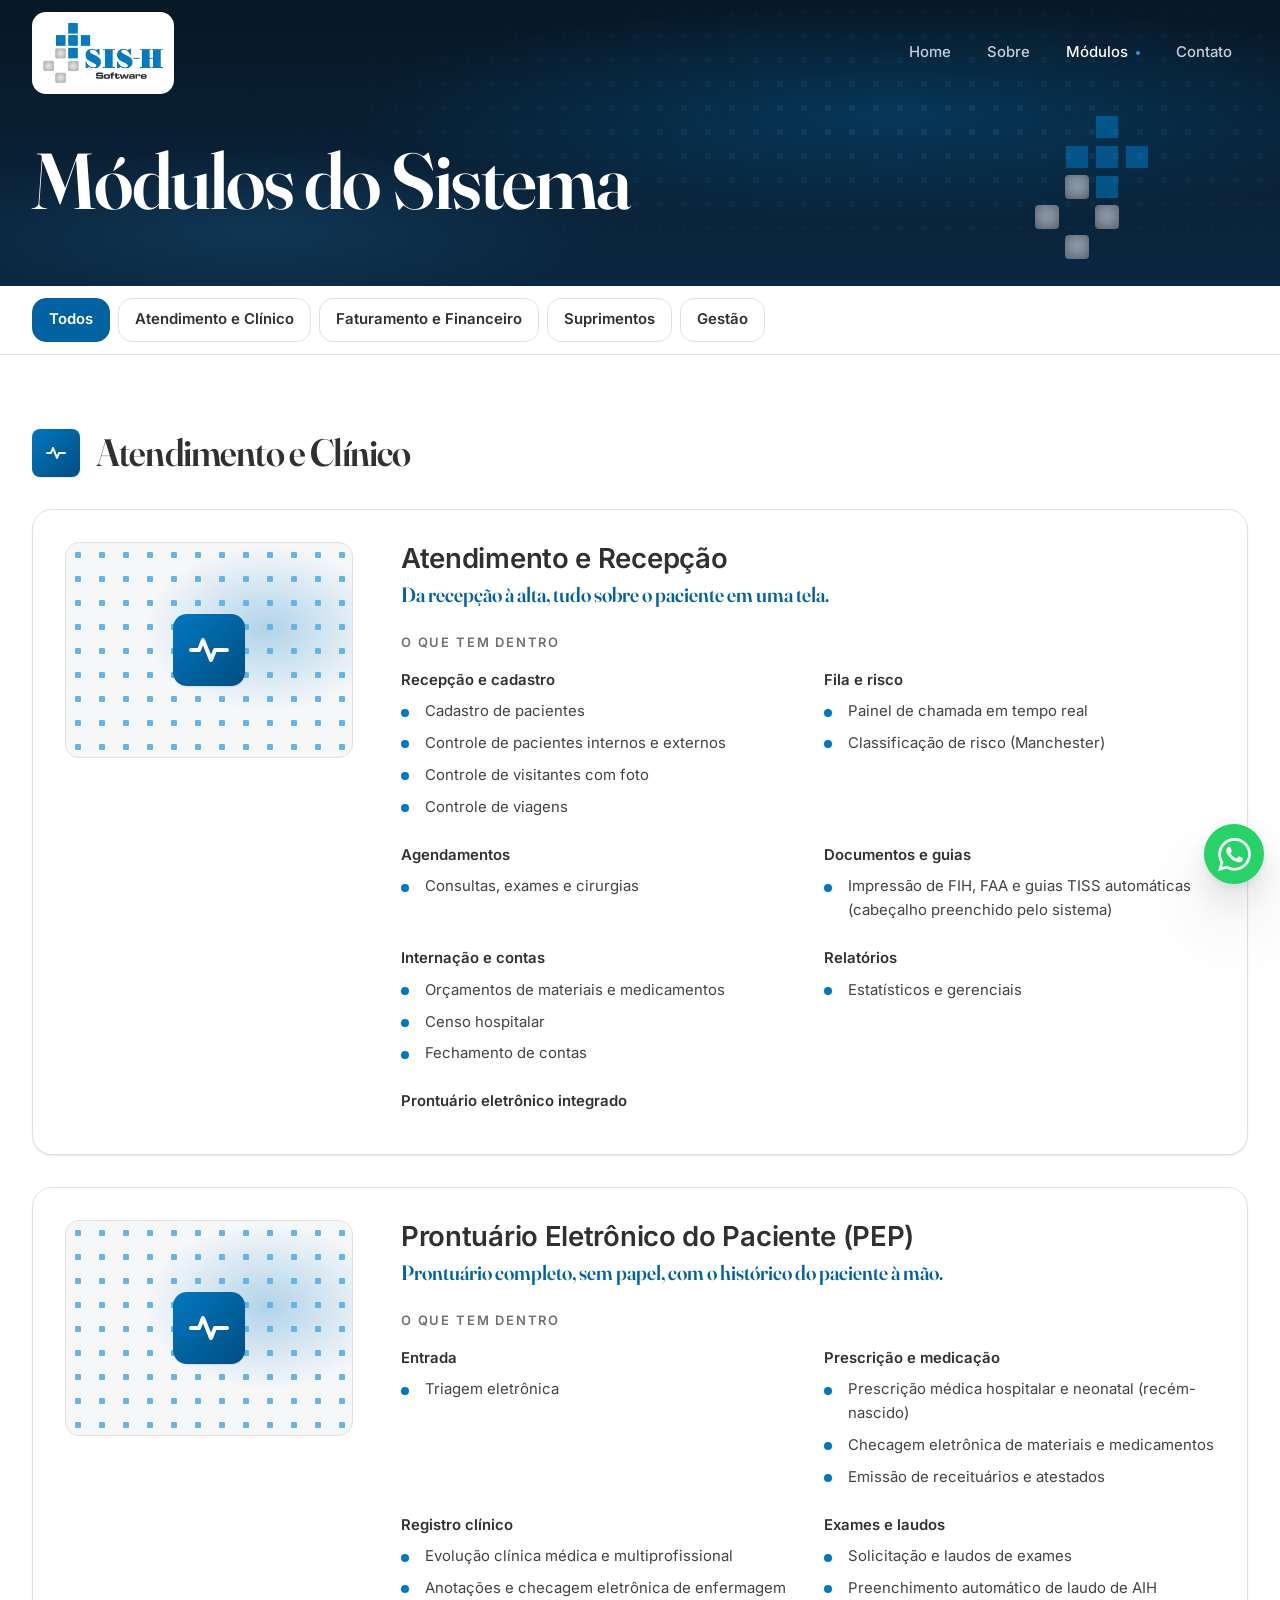
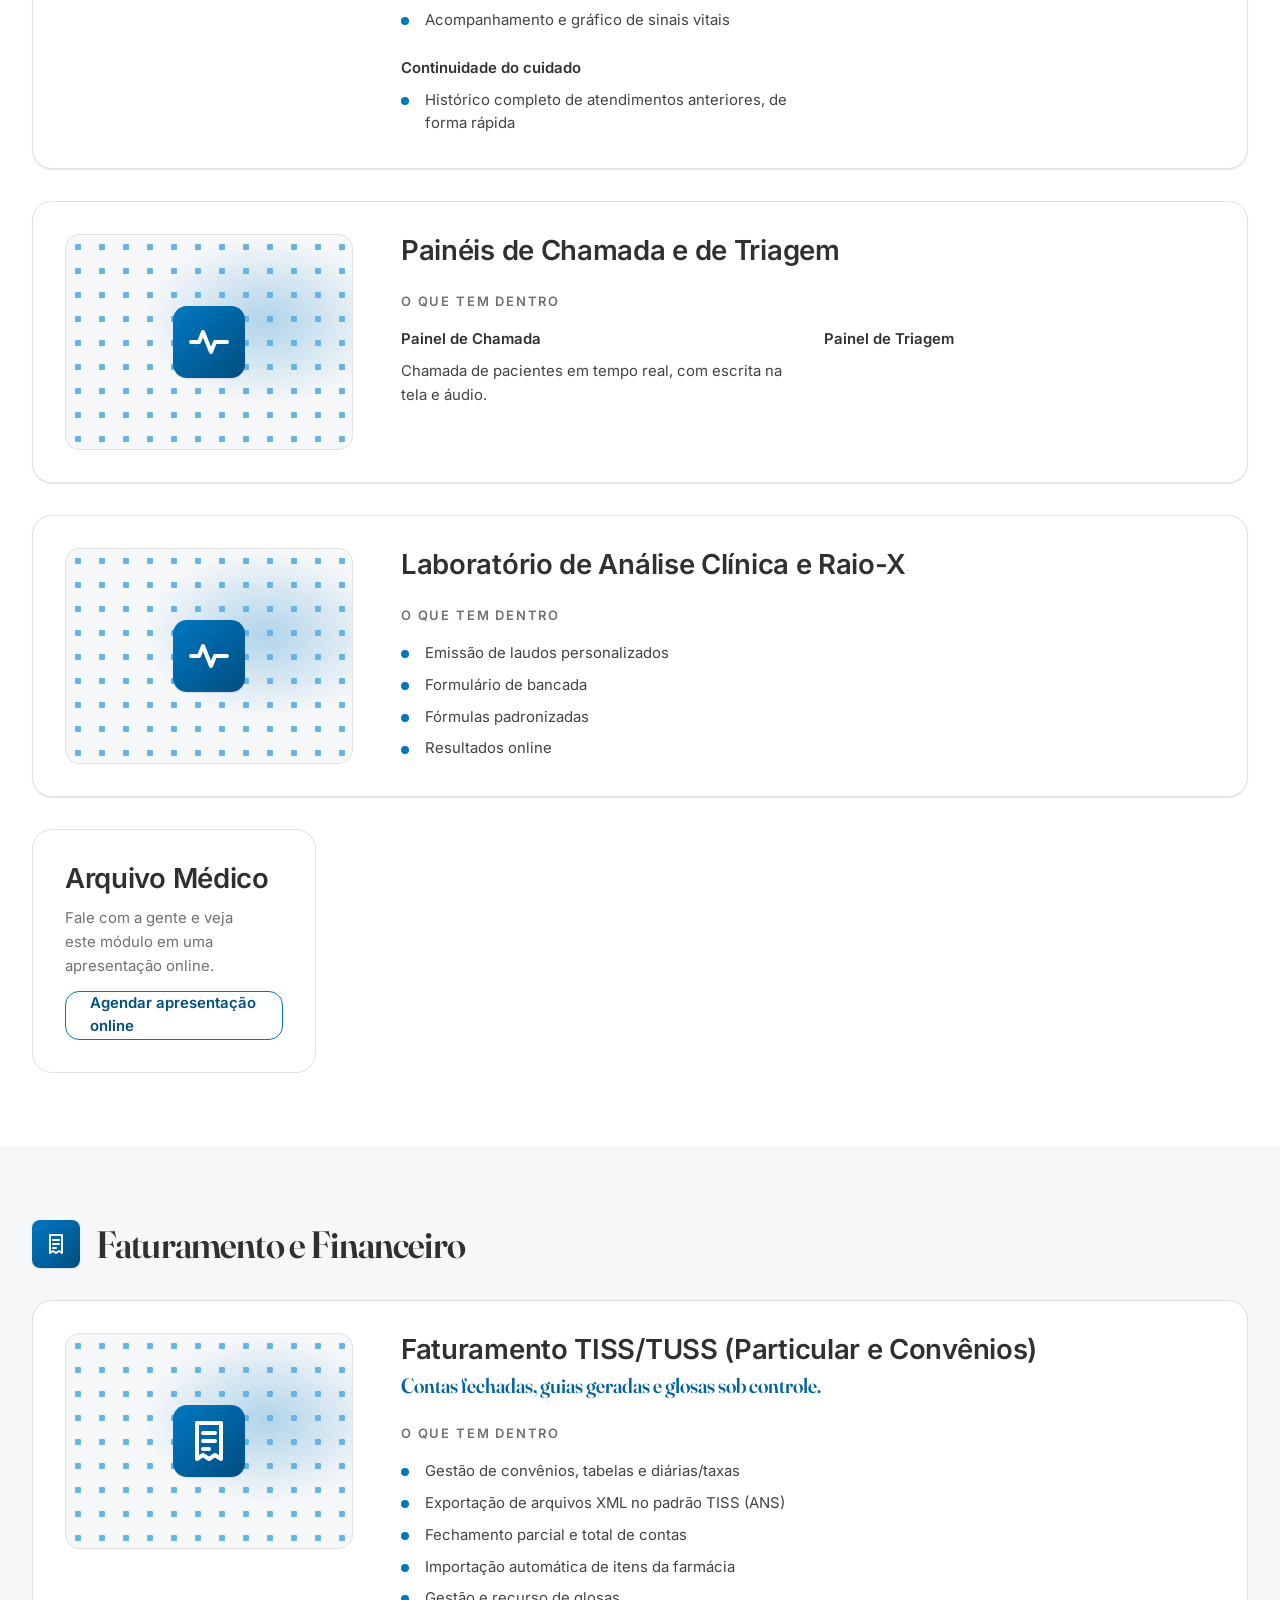
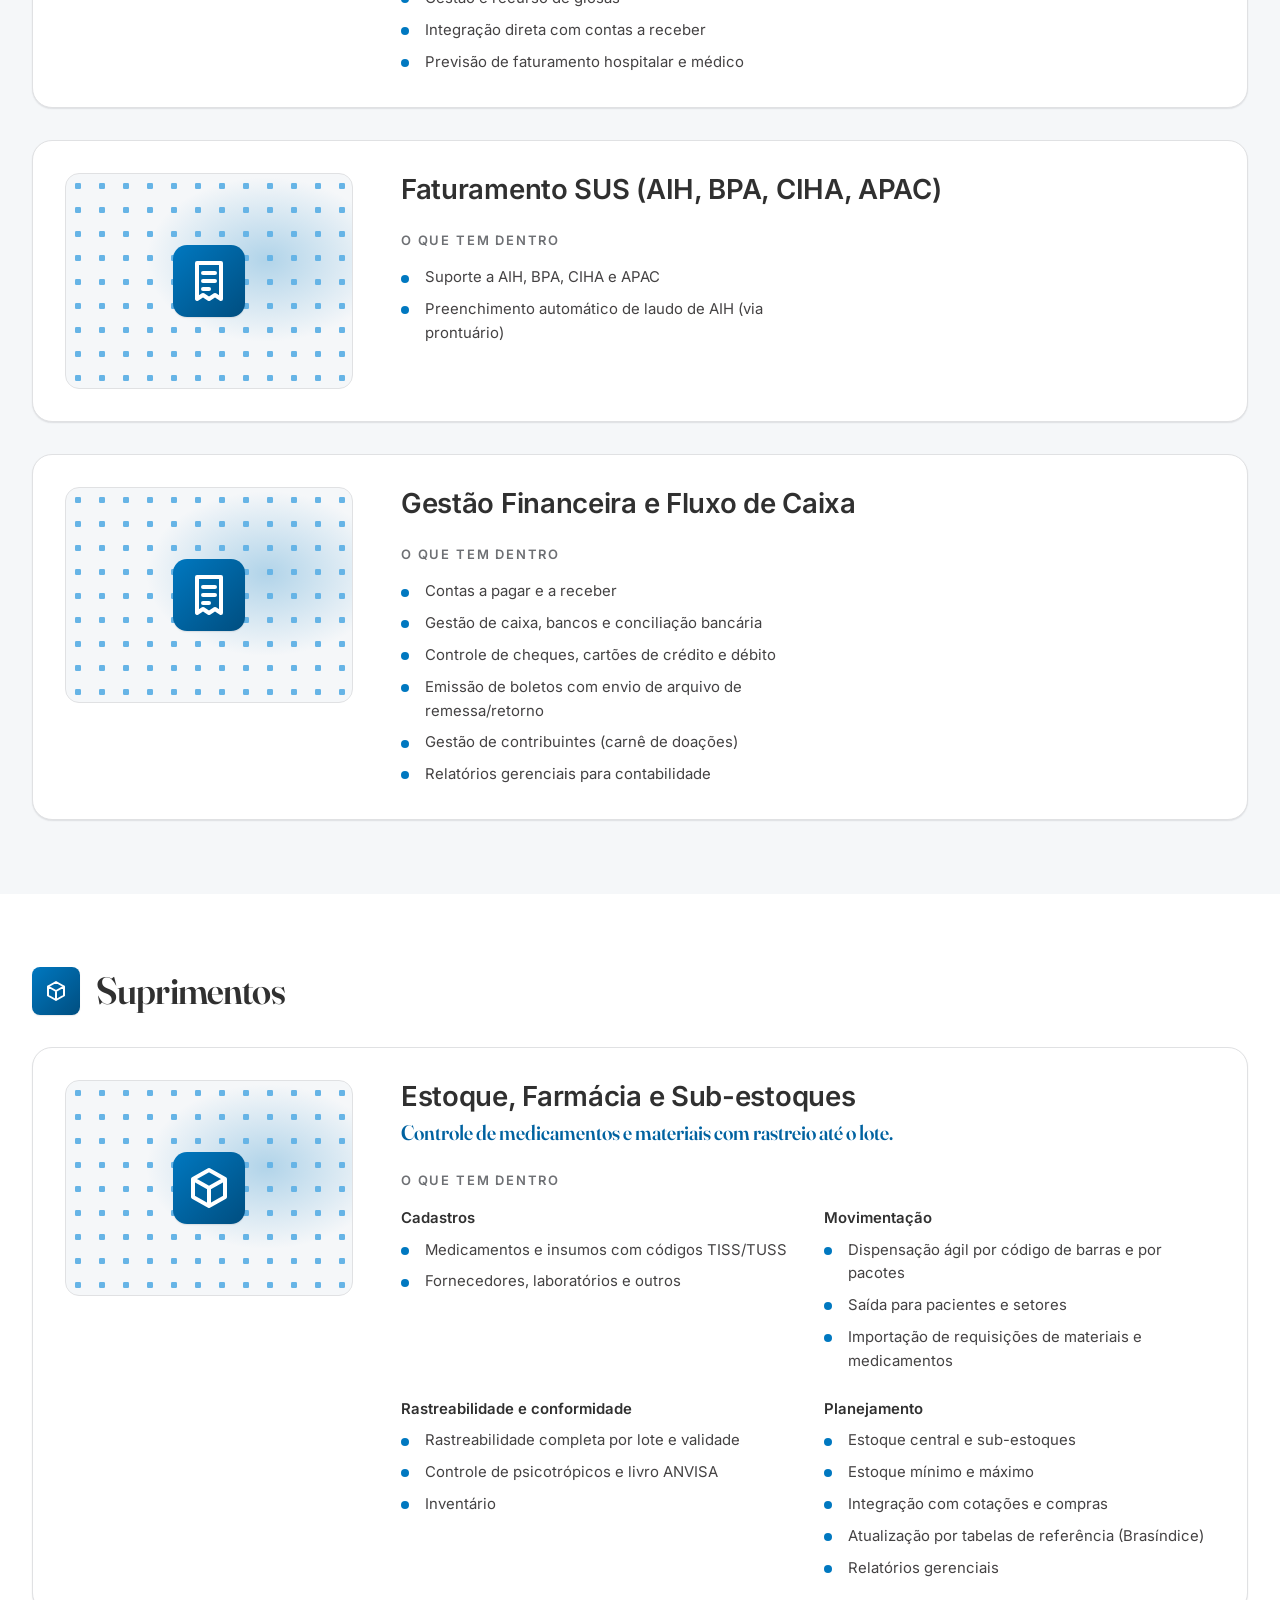
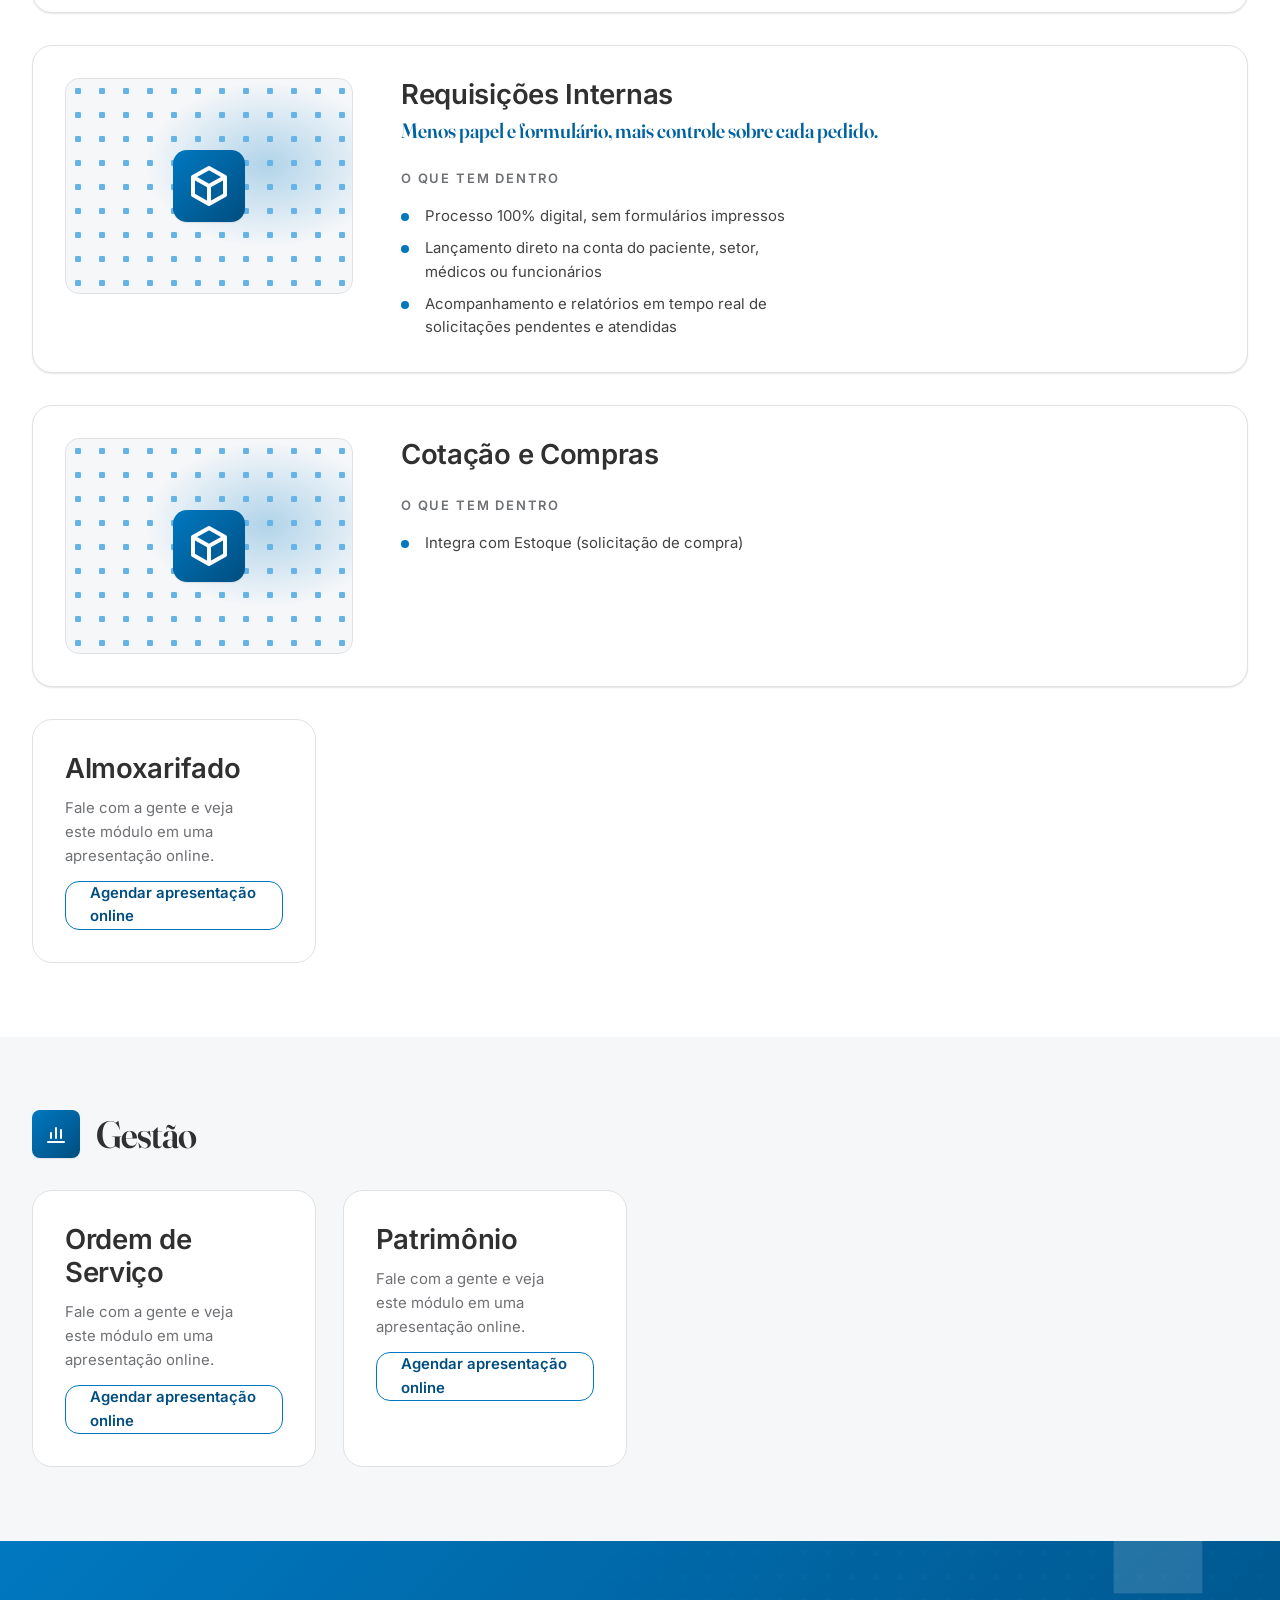
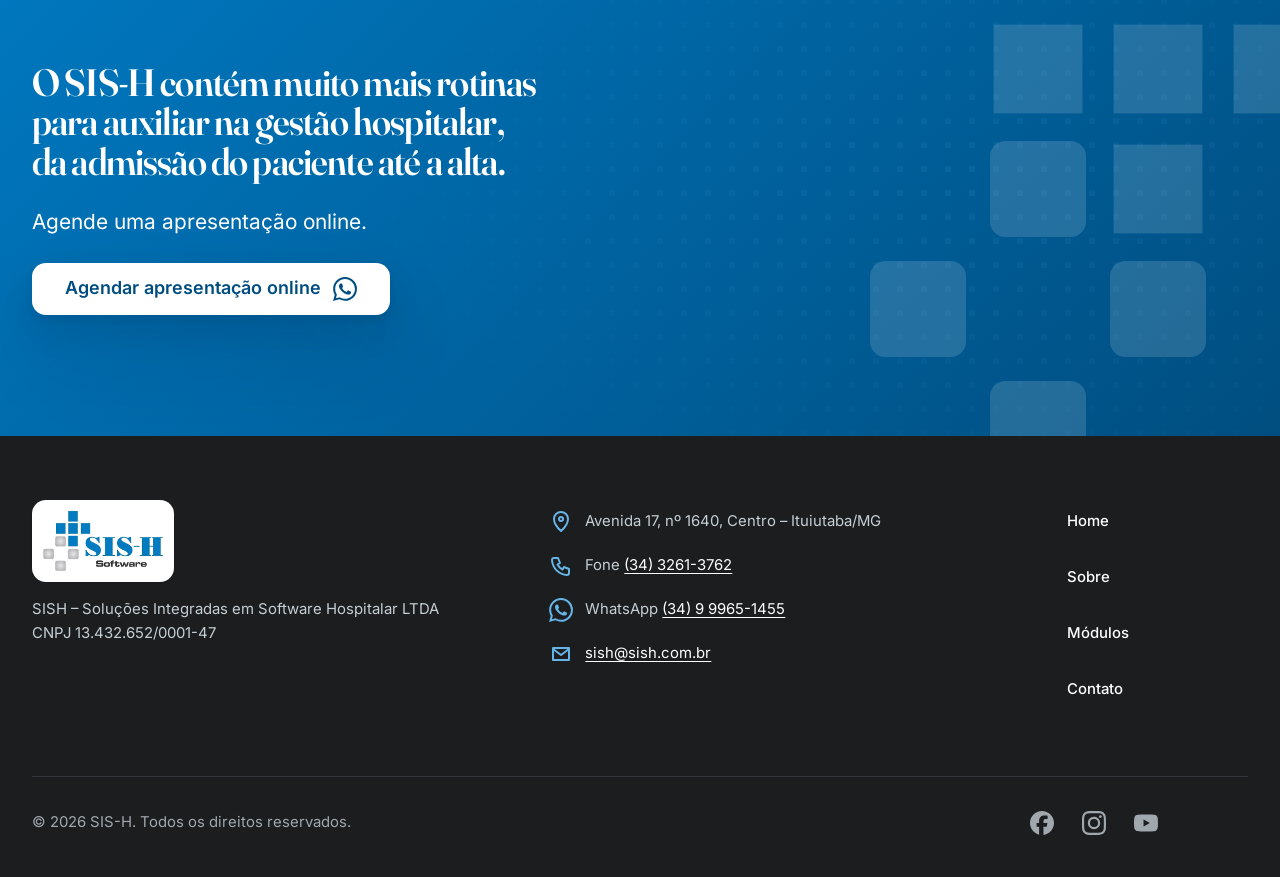
<file: modulos.html>
<!DOCTYPE html>
<html lang="pt-BR">
<head>
<meta name="robots" content="noindex, nofollow">
    <meta charset="utf-8">
    <meta name="viewport" content="width=device-width, initial-scale=1.0">
    <meta name="theme-color" content="#071826">
    <title>SIS-H - Módulos e Soluções</title>

    <script>document.documentElement.classList.add('js');</script>
    <link rel="preload" href="assets/sish/fonts/fraunces-var-latin.woff2" as="font" type="font/woff2" crossorigin>
    <link rel="preload" href="assets/sish/fonts/inter-var-latin.woff2" as="font" type="font/woff2" crossorigin>
    <link rel="stylesheet" href="assets/sish/css/tokens.css?v=1">
    <link rel="stylesheet" href="assets/sish/css/site.css?v=1">

    <link rel="icon" href="assets/sish/icons/favicon.svg" type="image/svg+xml">
    <link rel="icon" href="assets/sish/icons/favicon-32.png" sizes="32x32" type="image/png">
    <link rel="apple-touch-icon" href="assets/sish/icons/apple-touch-icon-180.png">
</head>

<body>
    <a class="skip-link" href="#conteudo">Pular para o conteúdo</a>

    <!-- HEADER -->
    <header class="site-header" id="header">
        <div class="site-header__bar">
            <a class="brand" href="index.html">
                <img class="brand__logo" src="assets/sish/img/logo-sish-240.webp" srcset="assets/sish/img/logo-sish-240.webp 240w, assets/sish/img/logo-sish-480.webp 480w" sizes="122px" width="240" height="122" alt="SIS-H Logo">
                <img class="brand__symbol" src="assets/sish/icons/favicon.svg" width="32" height="32" alt="SIS-H Logo">
            </a>
            <button class="menu-btn" type="button" aria-expanded="false" aria-controls="site-nav">
                <span class="sr-only">Navegação</span>
                <svg class="icon icon-open" aria-hidden="true" focusable="false"><use href="assets/sish/icons/sprite.svg#i-menu"/></svg>
                <svg class="icon icon-close" aria-hidden="true" focusable="false"><use href="assets/sish/icons/sprite.svg#i-close"/></svg>
            </button>
            <nav class="nav" id="site-nav" aria-label="Principal">
                <ul>
                    <li><a href="index.html">Home</a></li>
                    <li><a href="sobre.html">Sobre</a></li>
                    <li><a href="modulos.html" aria-current="page">Módulos</a></li>
                    <li><a href="contato.html">Contato</a></li>
                </ul>
            </nav>
        </div>
    </header>

    <main id="conteudo">
        <section class="page-hero on-dark" aria-labelledby="page-title">
            <img class="page-hero__cross" src="assets/sish/icons/cruz-sish.svg" width="400" height="500" alt="">
            <div class="container">
                <h1 class="page-hero__title display" id="page-title">Módulos do Sistema</h1>
            </div>
        </section>

        <nav class="catnav" aria-label="Categorias de módulos">
            <div class="container">
                <ul>
                    <li><a href="#lista" data-cat="todos" aria-current="true">Todos</a></li>
                    <li><a href="#cat-a" data-cat="a">Atendimento e Clínico</a></li>
                    <li><a href="#cat-b" data-cat="b">Faturamento e Financeiro</a></li>
                    <li><a href="#cat-c" data-cat="c">Suprimentos</a></li>
                    <li><a href="#cat-d" data-cat="d">Gestão</a></li>
                </ul>
            </div>
        </nav>

        <div id="lista">
        <section class="mcat" id="cat-a" data-cat="a" aria-labelledby="cat-a-title">
            <div class="container">
                <div class="mcat__head" data-reveal>
                    <span class="glyph" aria-hidden="true"><svg class="icon" aria-hidden="true" focusable="false"><use href="assets/sish/icons/sprite.svg#i-pulse"/></svg></span>
                    <h2 class="mcat__title display" id="cat-a-title">Atendimento e Clínico</h2>
                </div>
                <div class="mcat__list">
                    <article class="module" data-reveal id="atendimento" aria-labelledby="m-atendimento">
                        <!-- module-shot: espaço pronto para o print do módulo (hoje, ilustração da marca). Para usar um print, coloque <img src="..." alt="..."> aqui dentro no lugar do glifo. -->
                        <figure class="module-shot"><span class="glyph" aria-hidden="true"><svg class="icon" aria-hidden="true" focusable="false"><use href="assets/sish/icons/sprite.svg#i-pulse"/></svg></span></figure>
                        <div class="module__body">
                            <h3 class="module__name" id="m-atendimento">Atendimento e Recepção</h3>
                            <p class="module__phrase">Da recepção à alta, tudo sobre o paciente em uma tela.</p>
                            <div class="module__detail">
                                <h4 class="module__detail-title">O que tem dentro</h4>
                                <div class="module__groups">
                                <div class="group"><p class="group__name">Recepção e cadastro</p><ul><li>Cadastro de pacientes</li><li>Controle de pacientes internos e externos</li><li>Controle de visitantes com foto</li><li>Controle de viagens</li></ul></div>
                                <div class="group"><p class="group__name">Fila e risco</p><ul><li>Painel de chamada em tempo real</li><li>Classificação de risco (Manchester)</li></ul></div>
                                <div class="group"><p class="group__name">Agendamentos</p><ul><li>Consultas, exames e cirurgias</li></ul></div>
                                <div class="group"><p class="group__name">Documentos e guias</p><ul><li>Impressão de FIH, FAA e guias TISS automáticas (cabeçalho preenchido pelo sistema)</li></ul></div>
                                <div class="group"><p class="group__name">Internação e contas</p><ul><li>Orçamentos de materiais e medicamentos</li><li>Censo hospitalar</li><li>Fechamento de contas</li></ul></div>
                                <div class="group"><p class="group__name">Relatórios</p><ul><li>Estatísticos e gerenciais</li></ul></div>
                                <div class="group"><p class="group__name">Prontuário eletrônico integrado</p></div>
                                </div>
                            </div>
                        </div>
                    </article>
                    <article class="module" data-reveal id="prontuario" aria-labelledby="m-prontuario">
                        <!-- module-shot: espaço pronto para o print do módulo (hoje, ilustração da marca). Para usar um print, coloque <img src="..." alt="..."> aqui dentro no lugar do glifo. -->
                        <figure class="module-shot"><span class="glyph" aria-hidden="true"><svg class="icon" aria-hidden="true" focusable="false"><use href="assets/sish/icons/sprite.svg#i-pulse"/></svg></span></figure>
                        <div class="module__body">
                            <h3 class="module__name" id="m-prontuario">Prontuário Eletrônico do Paciente (PEP)</h3>
                            <p class="module__phrase">Prontuário completo, sem papel, com o histórico do paciente à mão.</p>
                            <div class="module__detail">
                                <h4 class="module__detail-title">O que tem dentro</h4>
                                <div class="module__groups">
                                <div class="group"><p class="group__name">Entrada</p><ul><li>Triagem eletrônica</li></ul></div>
                                <div class="group"><p class="group__name">Prescrição e medicação</p><ul><li>Prescrição médica hospitalar e neonatal (recém-nascido)</li><li>Checagem eletrônica de materiais e medicamentos</li><li>Emissão de receituários e atestados</li></ul></div>
                                <div class="group"><p class="group__name">Registro clínico</p><ul><li>Evolução clínica médica e multiprofissional</li><li>Anotações e checagem eletrônica de enfermagem</li><li>Acompanhamento e gráfico de sinais vitais</li></ul></div>
                                <div class="group"><p class="group__name">Exames e laudos</p><ul><li>Solicitação e laudos de exames</li><li>Preenchimento automático de laudo de AIH</li></ul></div>
                                <div class="group"><p class="group__name">Continuidade do cuidado</p><ul><li>Histórico completo de atendimentos anteriores, de forma rápida</li></ul></div>
                                </div>
                            </div>
                        </div>
                    </article>
                    <article class="module" data-reveal id="paineis" aria-labelledby="m-paineis">
                        <!-- module-shot: espaço pronto para o print do módulo (hoje, ilustração da marca). Para usar um print, coloque <img src="..." alt="..."> aqui dentro no lugar do glifo. -->
                        <figure class="module-shot"><span class="glyph" aria-hidden="true"><svg class="icon" aria-hidden="true" focusable="false"><use href="assets/sish/icons/sprite.svg#i-pulse"/></svg></span></figure>
                        <div class="module__body">
                            <h3 class="module__name" id="m-paineis">Painéis de Chamada e de Triagem</h3>
                            
                            <div class="module__detail">
                                <h4 class="module__detail-title">O que tem dentro</h4>
                                <div class="module__groups">
                                <div class="group"><p class="group__name">Painel de Chamada</p><p>Chamada de pacientes em tempo real, com escrita na tela e áudio.</p></div>
                                <div class="group"><p class="group__name">Painel de Triagem</p></div>
                                </div>
                            </div>
                        </div>
                    </article>
                    <article class="module" data-reveal id="laboratorio" aria-labelledby="m-laboratorio">
                        <!-- module-shot: espaço pronto para o print do módulo (hoje, ilustração da marca). Para usar um print, coloque <img src="..." alt="..."> aqui dentro no lugar do glifo. -->
                        <figure class="module-shot"><span class="glyph" aria-hidden="true"><svg class="icon" aria-hidden="true" focusable="false"><use href="assets/sish/icons/sprite.svg#i-pulse"/></svg></span></figure>
                        <div class="module__body">
                            <h3 class="module__name" id="m-laboratorio">Laboratório de Análise Clínica e Raio-X</h3>
                            
                            <div class="module__detail">
                                <h4 class="module__detail-title">O que tem dentro</h4>
                                <div class="module__groups">
                                <div class="group"><ul><li>Emissão de laudos personalizados</li><li>Formulário de bancada</li><li>Fórmulas padronizadas</li><li>Resultados online</li></ul></div>
                                </div>
                            </div>
                        </div>
                    </article>
                </div>
                <div class="mcat__compact" data-reveal-stagger>
                    <article class="module module--compact" id="arquivo-medico" aria-labelledby="m-arquivo-medico">
                        <h3 class="module__name" id="m-arquivo-medico">Arquivo Médico</h3>
                        <p>Fale com a gente e veja este módulo em uma apresentação online.</p>
                        <a class="btn btn--outline" href="https://api.whatsapp.com/send?phone=5534999651455&amp;text=Ol%C3%A1%2C%20gostaria%20de%20agendar%20uma%20apresenta%C3%A7%C3%A3o%20do%20SIS-H." target="_blank" rel="noopener">Agendar apresentação online</a>
                    </article>
                </div>
            </div>
        </section>
        <section class="mcat" id="cat-b" data-cat="b" aria-labelledby="cat-b-title">
            <div class="container">
                <div class="mcat__head" data-reveal>
                    <span class="glyph" aria-hidden="true"><svg class="icon" aria-hidden="true" focusable="false"><use href="assets/sish/icons/sprite.svg#i-receipt"/></svg></span>
                    <h2 class="mcat__title display" id="cat-b-title">Faturamento e Financeiro</h2>
                </div>
                <div class="mcat__list">
                    <article class="module" data-reveal id="faturamento" aria-labelledby="m-faturamento">
                        <!-- module-shot: espaço pronto para o print do módulo (hoje, ilustração da marca). Para usar um print, coloque <img src="..." alt="..."> aqui dentro no lugar do glifo. -->
                        <figure class="module-shot"><span class="glyph" aria-hidden="true"><svg class="icon" aria-hidden="true" focusable="false"><use href="assets/sish/icons/sprite.svg#i-receipt"/></svg></span></figure>
                        <div class="module__body">
                            <h3 class="module__name" id="m-faturamento">Faturamento TISS/TUSS (Particular e Convênios)</h3>
                            <p class="module__phrase">Contas fechadas, guias geradas e glosas sob controle.</p>
                            <div class="module__detail">
                                <h4 class="module__detail-title">O que tem dentro</h4>
                                <div class="module__groups">
                                <div class="group"><ul><li>Gestão de convênios, tabelas e diárias/taxas</li><li>Exportação de arquivos XML no padrão TISS (ANS)</li><li>Fechamento parcial e total de contas</li><li>Importação automática de itens da farmácia</li><li>Gestão e recurso de glosas</li><li>Integração direta com contas a receber</li><li>Previsão de faturamento hospitalar e médico</li></ul></div>
                                </div>
                            </div>
                        </div>
                    </article>
                    <article class="module" data-reveal id="faturamento-sus" aria-labelledby="m-faturamento-sus">
                        <!-- module-shot: espaço pronto para o print do módulo (hoje, ilustração da marca). Para usar um print, coloque <img src="..." alt="..."> aqui dentro no lugar do glifo. -->
                        <figure class="module-shot"><span class="glyph" aria-hidden="true"><svg class="icon" aria-hidden="true" focusable="false"><use href="assets/sish/icons/sprite.svg#i-receipt"/></svg></span></figure>
                        <div class="module__body">
                            <h3 class="module__name" id="m-faturamento-sus">Faturamento SUS (AIH, BPA, CIHA, APAC)</h3>
                            
                            <div class="module__detail">
                                <h4 class="module__detail-title">O que tem dentro</h4>
                                <div class="module__groups">
                                <div class="group"><ul><li>Suporte a AIH, BPA, CIHA e APAC</li><li>Preenchimento automático de laudo de AIH (via prontuário)</li></ul></div>
                                </div>
                            </div>
                        </div>
                    </article>
                    <article class="module" data-reveal id="financeiro" aria-labelledby="m-financeiro">
                        <!-- module-shot: espaço pronto para o print do módulo (hoje, ilustração da marca). Para usar um print, coloque <img src="..." alt="..."> aqui dentro no lugar do glifo. -->
                        <figure class="module-shot"><span class="glyph" aria-hidden="true"><svg class="icon" aria-hidden="true" focusable="false"><use href="assets/sish/icons/sprite.svg#i-receipt"/></svg></span></figure>
                        <div class="module__body">
                            <h3 class="module__name" id="m-financeiro">Gestão Financeira e Fluxo de Caixa</h3>
                            
                            <div class="module__detail">
                                <h4 class="module__detail-title">O que tem dentro</h4>
                                <div class="module__groups">
                                <div class="group"><ul><li>Contas a pagar e a receber</li><li>Gestão de caixa, bancos e conciliação bancária</li><li>Controle de cheques, cartões de crédito e débito</li><li>Emissão de boletos com envio de arquivo de remessa/retorno</li><li>Gestão de contribuintes (carnê de doações)</li><li>Relatórios gerenciais para contabilidade</li></ul></div>
                                </div>
                            </div>
                        </div>
                    </article>
                </div>
            </div>
        </section>
        <section class="mcat" id="cat-c" data-cat="c" aria-labelledby="cat-c-title">
            <div class="container">
                <div class="mcat__head" data-reveal>
                    <span class="glyph" aria-hidden="true"><svg class="icon" aria-hidden="true" focusable="false"><use href="assets/sish/icons/sprite.svg#i-box"/></svg></span>
                    <h2 class="mcat__title display" id="cat-c-title">Suprimentos</h2>
                </div>
                <div class="mcat__list">
                    <article class="module" data-reveal id="estoque" aria-labelledby="m-estoque">
                        <!-- module-shot: espaço pronto para o print do módulo (hoje, ilustração da marca). Para usar um print, coloque <img src="..." alt="..."> aqui dentro no lugar do glifo. -->
                        <figure class="module-shot"><span class="glyph" aria-hidden="true"><svg class="icon" aria-hidden="true" focusable="false"><use href="assets/sish/icons/sprite.svg#i-box"/></svg></span></figure>
                        <div class="module__body">
                            <h3 class="module__name" id="m-estoque">Estoque, Farmácia e Sub-estoques</h3>
                            <p class="module__phrase">Controle de medicamentos e materiais com rastreio até o lote.</p>
                            <div class="module__detail">
                                <h4 class="module__detail-title">O que tem dentro</h4>
                                <div class="module__groups">
                                <div class="group"><p class="group__name">Cadastros</p><ul><li>Medicamentos e insumos com códigos TISS/TUSS</li><li>Fornecedores, laboratórios e outros</li></ul></div>
                                <div class="group"><p class="group__name">Movimentação</p><ul><li>Dispensação ágil por código de barras e por pacotes</li><li>Saída para pacientes e setores</li><li>Importação de requisições de materiais e medicamentos</li></ul></div>
                                <div class="group"><p class="group__name">Rastreabilidade e conformidade</p><ul><li>Rastreabilidade completa por lote e validade</li><li>Controle de psicotrópicos e livro ANVISA</li><li>Inventário</li></ul></div>
                                <div class="group"><p class="group__name">Planejamento</p><ul><li>Estoque central e sub-estoques</li><li>Estoque mínimo e máximo</li><li>Integração com cotações e compras</li><li>Atualização por tabelas de referência (Brasíndice)</li><li>Relatórios gerenciais</li></ul></div>
                                </div>
                            </div>
                        </div>
                    </article>
                    <article class="module" data-reveal id="requisicoes" aria-labelledby="m-requisicoes">
                        <!-- module-shot: espaço pronto para o print do módulo (hoje, ilustração da marca). Para usar um print, coloque <img src="..." alt="..."> aqui dentro no lugar do glifo. -->
                        <figure class="module-shot"><span class="glyph" aria-hidden="true"><svg class="icon" aria-hidden="true" focusable="false"><use href="assets/sish/icons/sprite.svg#i-box"/></svg></span></figure>
                        <div class="module__body">
                            <h3 class="module__name" id="m-requisicoes">Requisições Internas</h3>
                            <p class="module__phrase">Menos papel e formulário, mais controle sobre cada pedido.</p>
                            <div class="module__detail">
                                <h4 class="module__detail-title">O que tem dentro</h4>
                                <div class="module__groups">
                                <div class="group"><ul><li>Processo 100% digital, sem formulários impressos</li><li>Lançamento direto na conta do paciente, setor, médicos ou funcionários</li><li>Acompanhamento e relatórios em tempo real de solicitações pendentes e atendidas</li></ul></div>
                                </div>
                            </div>
                        </div>
                    </article>
                    <article class="module" data-reveal id="cotacao" aria-labelledby="m-cotacao">
                        <!-- module-shot: espaço pronto para o print do módulo (hoje, ilustração da marca). Para usar um print, coloque <img src="..." alt="..."> aqui dentro no lugar do glifo. -->
                        <figure class="module-shot"><span class="glyph" aria-hidden="true"><svg class="icon" aria-hidden="true" focusable="false"><use href="assets/sish/icons/sprite.svg#i-box"/></svg></span></figure>
                        <div class="module__body">
                            <h3 class="module__name" id="m-cotacao">Cotação e Compras</h3>
                            
                            <div class="module__detail">
                                <h4 class="module__detail-title">O que tem dentro</h4>
                                <div class="module__groups">
                                <div class="group"><ul><li>Integra com Estoque (solicitação de compra)</li></ul></div>
                                </div>
                            </div>
                        </div>
                    </article>
                </div>
                <div class="mcat__compact" data-reveal-stagger>
                    <article class="module module--compact" id="almoxarifado" aria-labelledby="m-almoxarifado">
                        <h3 class="module__name" id="m-almoxarifado">Almoxarifado</h3>
                        <p>Fale com a gente e veja este módulo em uma apresentação online.</p>
                        <a class="btn btn--outline" href="https://api.whatsapp.com/send?phone=5534999651455&amp;text=Ol%C3%A1%2C%20gostaria%20de%20agendar%20uma%20apresenta%C3%A7%C3%A3o%20do%20SIS-H." target="_blank" rel="noopener">Agendar apresentação online</a>
                    </article>
                </div>
            </div>
        </section>
        <section class="mcat" id="cat-d" data-cat="d" aria-labelledby="cat-d-title">
            <div class="container">
                <div class="mcat__head" data-reveal>
                    <span class="glyph" aria-hidden="true"><svg class="icon" aria-hidden="true" focusable="false"><use href="assets/sish/icons/sprite.svg#i-chart"/></svg></span>
                    <h2 class="mcat__title display" id="cat-d-title">Gestão</h2>
                </div>
                <div class="mcat__compact" data-reveal-stagger>
                    <article class="module module--compact" id="ordem-servico" aria-labelledby="m-ordem-servico">
                        <h3 class="module__name" id="m-ordem-servico">Ordem de Serviço</h3>
                        <p>Fale com a gente e veja este módulo em uma apresentação online.</p>
                        <a class="btn btn--outline" href="https://api.whatsapp.com/send?phone=5534999651455&amp;text=Ol%C3%A1%2C%20gostaria%20de%20agendar%20uma%20apresenta%C3%A7%C3%A3o%20do%20SIS-H." target="_blank" rel="noopener">Agendar apresentação online</a>
                    </article>
                    <article class="module module--compact" id="patrimonio" aria-labelledby="m-patrimonio">
                        <h3 class="module__name" id="m-patrimonio">Patrimônio</h3>
                        <p>Fale com a gente e veja este módulo em uma apresentação online.</p>
                        <a class="btn btn--outline" href="https://api.whatsapp.com/send?phone=5534999651455&amp;text=Ol%C3%A1%2C%20gostaria%20de%20agendar%20uma%20apresenta%C3%A7%C3%A3o%20do%20SIS-H." target="_blank" rel="noopener">Agendar apresentação online</a>
                    </article>
                </div>
            </div>
        </section>
        </div>

        <!-- CENA 8 · FECHAMENTO -->
        <section class="cta on-dark" id="agendar" aria-labelledby="cta-title">
            <div class="container cta__inner" data-reveal-stagger>
                <h2 class="cta__title display" id="cta-title">O SIS-H contém muito mais rotinas para auxiliar na gestão hospitalar, da admissão do paciente até a alta.</h2>
                <p class="cta__lead">Agende uma apresentação online.</p>
                <a class="btn btn--light" href="https://api.whatsapp.com/send?phone=5534999651455&amp;text=Ol%C3%A1%2C%20gostaria%20de%20agendar%20uma%20apresenta%C3%A7%C3%A3o%20do%20SIS-H." target="_blank" rel="noopener">Agendar apresentação online <svg class="icon" aria-hidden="true" focusable="false"><use href="assets/sish/icons/sprite.svg#i-whatsapp"/></svg></a>
            </div>
        </section>
    </main>

    <!-- CENA 9 · RODAPÉ -->
    <footer class="site-footer" id="footer">
        <div class="container site-footer__inner">
            <div class="site-footer__company">
                <a class="brand" href="index.html"><img class="brand__logo" src="assets/sish/img/logo-sish-240.webp" srcset="assets/sish/img/logo-sish-240.webp 240w, assets/sish/img/logo-sish-480.webp 480w" sizes="122px" width="240" height="122" alt="SIS-H Logo" loading="lazy"></a>
                <p class="site-footer__legal">SISH – Soluções Integradas em Software Hospitalar LTDA<br>CNPJ 13.432.652/0001-47</p>
            </div>
            <address class="site-footer__contact">
                <ul>
                    <li><svg class="icon" aria-hidden="true" focusable="false"><use href="assets/sish/icons/sprite.svg#i-pin"/></svg><span>Avenida 17, nº 1640, Centro – Ituiutaba/MG</span></li>
                    <li><svg class="icon" aria-hidden="true" focusable="false"><use href="assets/sish/icons/sprite.svg#i-phone"/></svg><span>Fone <a href="tel:+553432613762">(34) 3261-3762</a></span></li>
                    <li><svg class="icon" aria-hidden="true" focusable="false"><use href="assets/sish/icons/sprite.svg#i-whatsapp"/></svg><span>WhatsApp <a href="https://api.whatsapp.com/send?phone=5534999651455&amp;text=Ol%C3%A1%2C%20gostaria%20de%20agendar%20uma%20apresenta%C3%A7%C3%A3o%20do%20SIS-H." target="_blank" rel="noopener">(34) 9 9965-1455</a></span></li>
                    <li><svg class="icon" aria-hidden="true" focusable="false"><use href="assets/sish/icons/sprite.svg#i-mail"/></svg><a href="mailto:sish@sish.com.br">sish@sish.com.br</a></li>
                </ul>
            </address>
            <nav class="site-footer__nav" aria-label="Rodapé">
                <ul>
                    <li><a href="index.html">Home</a></li>
                    <li><a href="sobre.html">Sobre</a></li>
                    <li><a href="modulos.html">Módulos</a></li>
                    <li><a href="contato.html">Contato</a></li>
                </ul>
            </nav>
            <div class="site-footer__bottom">
                <p>&copy; 2026 SIS-H. Todos os direitos reservados.</p>
                <ul class="social" aria-label="Redes sociais">
                    <li><svg class="icon" aria-hidden="true" focusable="false"><use href="assets/sish/icons/sprite.svg#i-facebook"/></svg><span class="sr-only">Facebook</span></li>
                    <li><svg class="icon" aria-hidden="true" focusable="false"><use href="assets/sish/icons/sprite.svg#i-instagram"/></svg><span class="sr-only">Instagram</span></li>
                    <li><svg class="icon" aria-hidden="true" focusable="false"><use href="assets/sish/icons/sprite.svg#i-youtube"/></svg><span class="sr-only">YouTube</span></li>
                </ul>
            </div>
        </div>
    </footer>

    <!-- BOTÃO WHATSAPP FLUTUANTE -->
    <a class="wa-float" target="_blank" rel="noopener" href="https://api.whatsapp.com/send?phone=5534999651455&amp;text=Ol%C3%A1%2C%20gostaria%20de%20agendar%20uma%20apresenta%C3%A7%C3%A3o%20do%20SIS-H.">
        <svg class="icon" aria-hidden="true" focusable="false"><use href="assets/sish/icons/sprite.svg#i-whatsapp"/></svg>
        <span class="sr-only">Atendimento via WhatsApp</span>
    </a>

    <script src="assets/sish/js/site.js?v=1" defer></script>
</body>
</html>
</file>
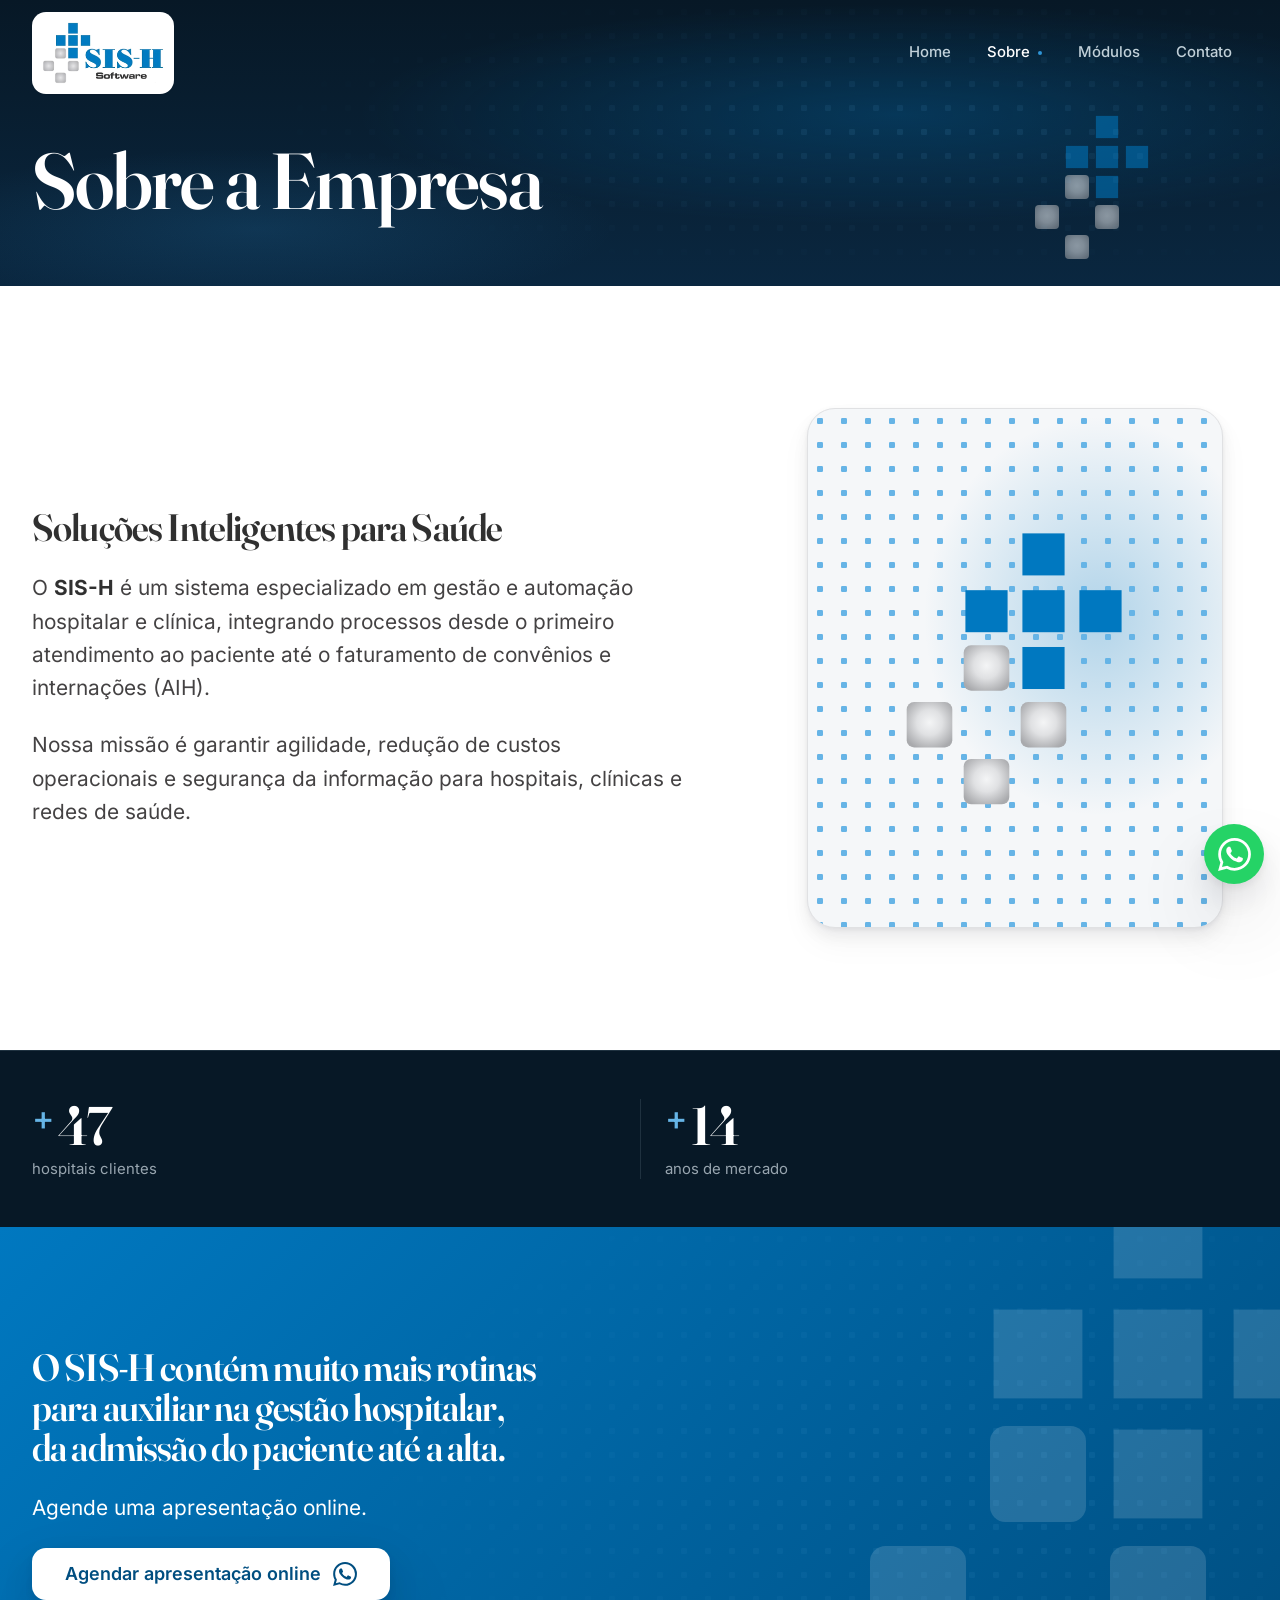
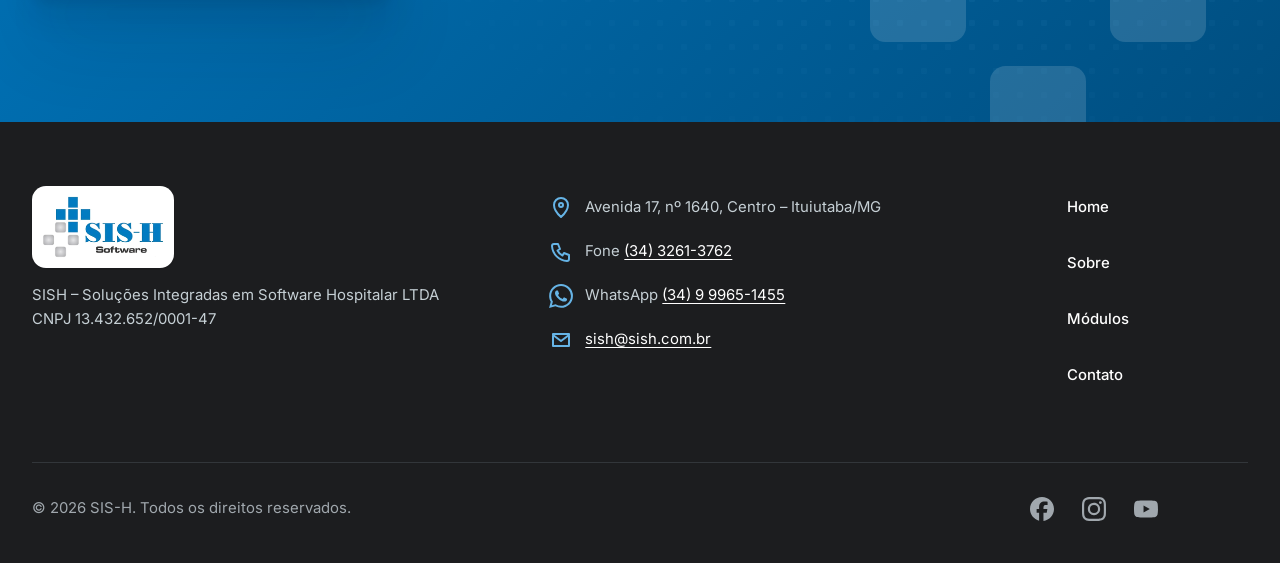
<file: sobre.html>
<!DOCTYPE html>
<html lang="pt-BR">
<head>
<meta name="robots" content="noindex, nofollow">
    <meta charset="utf-8">
    <meta name="viewport" content="width=device-width, initial-scale=1.0">
    <meta name="theme-color" content="#071826">
    <title>SIS-H - Sobre Nós</title>

    <script>document.documentElement.classList.add('js');</script>
    <link rel="preload" href="assets/sish/fonts/fraunces-var-latin.woff2" as="font" type="font/woff2" crossorigin>
    <link rel="preload" href="assets/sish/fonts/inter-var-latin.woff2" as="font" type="font/woff2" crossorigin>
    <link rel="stylesheet" href="assets/sish/css/tokens.css?v=1">
    <link rel="stylesheet" href="assets/sish/css/site.css?v=1">

    <link rel="icon" href="assets/sish/icons/favicon.svg" type="image/svg+xml">
    <link rel="icon" href="assets/sish/icons/favicon-32.png" sizes="32x32" type="image/png">
    <link rel="apple-touch-icon" href="assets/sish/icons/apple-touch-icon-180.png">
</head>

<body>
    <a class="skip-link" href="#conteudo">Pular para o conteúdo</a>

    <!-- HEADER -->
    <header class="site-header" id="header">
        <div class="site-header__bar">
            <a class="brand" href="index.html">
                <img class="brand__logo" src="assets/sish/img/logo-sish-240.webp" srcset="assets/sish/img/logo-sish-240.webp 240w, assets/sish/img/logo-sish-480.webp 480w" sizes="122px" width="240" height="122" alt="SIS-H Logo">
                <img class="brand__symbol" src="assets/sish/icons/favicon.svg" width="32" height="32" alt="SIS-H Logo">
            </a>
            <button class="menu-btn" type="button" aria-expanded="false" aria-controls="site-nav">
                <span class="sr-only">Navegação</span>
                <svg class="icon icon-open" aria-hidden="true" focusable="false"><use href="assets/sish/icons/sprite.svg#i-menu"/></svg>
                <svg class="icon icon-close" aria-hidden="true" focusable="false"><use href="assets/sish/icons/sprite.svg#i-close"/></svg>
            </button>
            <nav class="nav" id="site-nav" aria-label="Principal">
                <ul>
                    <li><a href="index.html">Home</a></li>
                    <li><a href="sobre.html" aria-current="page">Sobre</a></li>
                    <li><a href="modulos.html">Módulos</a></li>
                    <li><a href="contato.html">Contato</a></li>
                </ul>
            </nav>
        </div>
    </header>

    <main id="conteudo">
        <section class="page-hero on-dark" aria-labelledby="page-title">
            <img class="page-hero__cross" src="assets/sish/icons/cruz-sish.svg" width="400" height="500" alt="">
            <div class="container">
                <h1 class="page-hero__title display" id="page-title">Sobre a Empresa</h1>
            </div>
        </section>

        <section class="about" aria-labelledby="about-title">
            <div class="container about__inner" data-reveal-stagger>
                <div class="about__text">
                    <h2 id="about-title" class="display">Soluções Inteligentes para Saúde</h2>
                    <p>O <strong>SIS-H</strong> é um sistema especializado em gestão e automação hospitalar e clínica, integrando processos desde o primeiro atendimento ao paciente até o faturamento de convênios e internações (AIH).</p>
                    <p>Nossa missão é garantir agilidade, redução de custos operacionais e segurança da informação para hospitais, clínicas e redes de saúde.</p>
                </div>
                <div class="brand-art" aria-hidden="true">
                    <img src="assets/sish/icons/cruz-sish.svg" width="400" height="500" alt="" loading="lazy">
                </div>
            </div>
        </section>

        <section class="proof proof--two on-dark" aria-label="Números do SIS-H">
            <div class="container">
                <ul>
                    <li><strong class="display"><span class="plus">+</span><span class="count" data-count="50">50</span></strong><span>hospitais clientes</span></li>
                    <li><strong class="display"><span class="plus">+</span><span class="count" data-count="15">15</span></strong><span>anos de mercado</span></li>
                </ul>
            </div>
        </section>

        <!-- CENA 8 · FECHAMENTO -->
        <section class="cta on-dark" id="agendar" aria-labelledby="cta-title">
            <div class="container cta__inner" data-reveal-stagger>
                <h2 class="cta__title display" id="cta-title">O SIS-H contém muito mais rotinas para auxiliar na gestão hospitalar, da admissão do paciente até a alta.</h2>
                <p class="cta__lead">Agende uma apresentação online.</p>
                <a class="btn btn--light" href="https://api.whatsapp.com/send?phone=5534999651455&amp;text=Ol%C3%A1%2C%20gostaria%20de%20agendar%20uma%20apresenta%C3%A7%C3%A3o%20do%20SIS-H." target="_blank" rel="noopener">Agendar apresentação online <svg class="icon" aria-hidden="true" focusable="false"><use href="assets/sish/icons/sprite.svg#i-whatsapp"/></svg></a>
            </div>
        </section>
    </main>

    <!-- CENA 9 · RODAPÉ -->
    <footer class="site-footer" id="footer">
        <div class="container site-footer__inner">
            <div class="site-footer__company">
                <a class="brand" href="index.html"><img class="brand__logo" src="assets/sish/img/logo-sish-240.webp" srcset="assets/sish/img/logo-sish-240.webp 240w, assets/sish/img/logo-sish-480.webp 480w" sizes="122px" width="240" height="122" alt="SIS-H Logo" loading="lazy"></a>
                <p class="site-footer__legal">SISH – Soluções Integradas em Software Hospitalar LTDA<br>CNPJ 13.432.652/0001-47</p>
            </div>
            <address class="site-footer__contact">
                <ul>
                    <li><svg class="icon" aria-hidden="true" focusable="false"><use href="assets/sish/icons/sprite.svg#i-pin"/></svg><span>Avenida 17, nº 1640, Centro – Ituiutaba/MG</span></li>
                    <li><svg class="icon" aria-hidden="true" focusable="false"><use href="assets/sish/icons/sprite.svg#i-phone"/></svg><span>Fone <a href="tel:+553432613762">(34) 3261-3762</a></span></li>
                    <li><svg class="icon" aria-hidden="true" focusable="false"><use href="assets/sish/icons/sprite.svg#i-whatsapp"/></svg><span>WhatsApp <a href="https://api.whatsapp.com/send?phone=5534999651455&amp;text=Ol%C3%A1%2C%20gostaria%20de%20agendar%20uma%20apresenta%C3%A7%C3%A3o%20do%20SIS-H." target="_blank" rel="noopener">(34) 9 9965-1455</a></span></li>
                    <li><svg class="icon" aria-hidden="true" focusable="false"><use href="assets/sish/icons/sprite.svg#i-mail"/></svg><a href="mailto:sish@sish.com.br">sish@sish.com.br</a></li>
                </ul>
            </address>
            <nav class="site-footer__nav" aria-label="Rodapé">
                <ul>
                    <li><a href="index.html">Home</a></li>
                    <li><a href="sobre.html">Sobre</a></li>
                    <li><a href="modulos.html">Módulos</a></li>
                    <li><a href="contato.html">Contato</a></li>
                </ul>
            </nav>
            <div class="site-footer__bottom">
                <p>&copy; 2026 SIS-H. Todos os direitos reservados.</p>
                <ul class="social" aria-label="Redes sociais">
                    <li><svg class="icon" aria-hidden="true" focusable="false"><use href="assets/sish/icons/sprite.svg#i-facebook"/></svg><span class="sr-only">Facebook</span></li>
                    <li><svg class="icon" aria-hidden="true" focusable="false"><use href="assets/sish/icons/sprite.svg#i-instagram"/></svg><span class="sr-only">Instagram</span></li>
                    <li><svg class="icon" aria-hidden="true" focusable="false"><use href="assets/sish/icons/sprite.svg#i-youtube"/></svg><span class="sr-only">YouTube</span></li>
                </ul>
            </div>
        </div>
    </footer>

    <!-- BOTÃO WHATSAPP FLUTUANTE -->
    <a class="wa-float" target="_blank" rel="noopener" href="https://api.whatsapp.com/send?phone=5534999651455&amp;text=Ol%C3%A1%2C%20gostaria%20de%20agendar%20uma%20apresenta%C3%A7%C3%A3o%20do%20SIS-H.">
        <svg class="icon" aria-hidden="true" focusable="false"><use href="assets/sish/icons/sprite.svg#i-whatsapp"/></svg>
        <span class="sr-only">Atendimento via WhatsApp</span>
    </a>

    <script src="assets/sish/js/site.js?v=1" defer></script>
</body>
</html>
</file>
<file: assets/sish/css/tokens.css>
/* ==========================================================================
   SIS-H · Design tokens (fonte única de valores do redesign "Cinema clínico")
   Regra: nenhum hex/px/ms solto fora deste arquivo. Componentes só usam var().
   Azul oficial medido no logo: #0078C0 (matiz ≈ 202°). O azul legado #2e7dc2
   foi substituído pela escala abaixo.
   ========================================================================== */

/* ---------- Fontes self-host (OFL) ---------- */
@font-face {
  font-family: "Fraunces SISH";
  src: url("../fonts/fraunces-var-latin.woff2") format("woff2-variations"),
       url("../fonts/fraunces-var-latin.woff2") format("woff2");
  font-weight: 300 900;
  font-style: normal;
  font-display: swap;
  unicode-range: U+0000-00FF, U+0131, U+0152-0153, U+02BB-02BC, U+02C6, U+02DA, U+02DC, U+0304, U+0308, U+0329, U+2000-206F, U+20AC, U+2122, U+2191, U+2193, U+2212, U+2215, U+FEFF, U+FFFD;
}
@font-face {
  font-family: "Inter SISH";
  src: url("../fonts/inter-var-latin.woff2") format("woff2-variations"),
       url("../fonts/inter-var-latin.woff2") format("woff2");
  font-weight: 100 900;
  font-style: normal;
  font-display: swap;
  unicode-range: U+0000-00FF, U+0131, U+0152-0153, U+02BB-02BC, U+02C6, U+02DA, U+02DC, U+0304, U+0308, U+0329, U+2000-206F, U+20AC, U+2122, U+2191, U+2193, U+2212, U+2215, U+FEFF, U+FFFD;
}

:root {
  /* ---------- Cor · escala azul SIS-H (500 = oficial) ---------- */
  --blue-50:  #EAF6FD;
  --blue-100: #CFE8F8;
  --blue-200: #9FD1F1;
  --blue-300: #66B4E6;
  --blue-400: #2E94D6;
  --blue-500: #0078C0; /* oficial do logo */
  --blue-600: #0062A0;
  --blue-700: #004E80;
  --blue-800: #003A60;
  --blue-900: #0A2740; /* azul-noite (cinema) */
  --blue-950: #071826; /* azul-noite profundo */

  /* ---------- Cor · neutros (grafite e prata do logo) ---------- */
  --ink-900: #1C1D1F;
  --ink-800: #303030; /* grafite do logo */
  --ink-700: #444243; /* "Software" do logo */
  --ink-600: #5A5B5E;
  --ink-500: #6E7074;  /* menor tom aprovado p/ texto sobre branco (AA) */
  --silver-400: #A9AAAD;
  --silver-300: #C0C0C0; /* prata do logo */
  --silver-200: #E0E1E3; /* prata claro do logo */
  --silver-100: #EEF0F2;
  --paper-50:  #F5F7F9;
  --white:     #FFFFFF;

  /* ---------- Cor · semânticas (discretas) ---------- */
  --success-500: #1F8A5B;
  --warning-500: #B7791F;
  --danger-500:  #C2413B;
  --whatsapp-500: #25D366; /* cor do serviço, só no botão flutuante */
  --whatsapp-700: #128C4B;

  /* ---------- Superfícies ---------- */
  --surface-cinema:      var(--blue-950);
  --surface-cinema-2:    var(--blue-900);
  --surface-cinema-card: rgb(255 255 255 / 0.04);
  --surface-cinema-line: rgb(207 232 248 / 0.12); /* blue-100 @12% */
  --surface-light:       var(--white);
  --surface-light-2:     var(--paper-50);
  --surface-light-line:  var(--silver-200);
  --surface-brand:       var(--blue-500);
  --surface-brand-deep:  var(--blue-600);
  --surface-footer:      var(--ink-900);
  --surface-glass:       rgb(255 255 255 / 0.95);
  --hero-photo-opacity:  0.9;
  --hero-photo-pos:        62% 50%;
  --hero-photo-pos-mobile: 60% 30%;
  --mask-fade-left:      linear-gradient(90deg, transparent 18%, black 58%);
  --mask-pattern-a:      radial-gradient(70% 70% at 72% 45%, black, transparent 75%);
  --mask-pattern-b:      radial-gradient(60% 80% at 76% 50%, black, transparent 85%);
  --cross-w-mobile:      min(46vw, 12rem);
  --cross-w-desktop:     27rem;
  --cross-w-mobile-b:    min(56vw, 14rem);
  --cross-w-desktop-b:   30rem;
  --hero-min-h:          min(90svh, 58rem, 90vw);
  --wa-clearance:        5rem;   /* espaço p/ o botão flutuante não cobrir texto */
  --surface-glass-line:  rgb(7 24 38 / 0.08);
  --scrim-cinema-left:   linear-gradient(90deg, var(--blue-950) 0%, rgb(7 24 38 / 0.92) 38%, rgb(7 24 38 / 0.35) 70%, rgb(7 24 38 / 0.55) 100%);
  --scrim-cinema-bottom: linear-gradient(180deg, transparent 55%, var(--blue-950) 100%);
  --scrim-cinema-mobile: linear-gradient(180deg, rgb(7 24 38 / 0.20) 0%, rgb(7 24 38 / 0.55) 38%, rgb(7 24 38 / 0.92) 62%, var(--blue-950) 100%);

  /* textura "grade de quadrados" (assinatura) — quadrado 6/24 com cantos arredondados */
  --pattern-squares: url("data:image/svg+xml,%3Csvg xmlns='http://www.w3.org/2000/svg' width='24' height='24'%3E%3Crect x='9' y='9' width='6' height='6' rx='1.2' fill='%2366B4E6'/%3E%3C/svg%3E");
  --pattern-size: 1.5rem;
  --pattern-opacity: 0.10;

  /* glow azul do cinema (gradiente radial azul 500 a ~20%) */
  --glow-blue:   radial-gradient(60% 55% at 70% 40%, rgb(0 120 192 / 0.28), transparent 70%);
  --glow-blue-2: radial-gradient(40% 40% at 20% 80%, rgb(46 148 214 / 0.16), transparent 70%);
  --gradient-cinema: linear-gradient(180deg, var(--blue-950) 0%, var(--blue-900) 100%);
  --gradient-brand:  linear-gradient(135deg, var(--blue-500) 0%, var(--blue-700) 100%);
  /* brilho radial do quadrado prata (assinatura do logo) */
  --silver-sheen: radial-gradient(circle at 50% 45%, #F4F5F6 0%, var(--silver-200) 45%, var(--silver-400) 100%);

  /* ---------- Texto ---------- */
  --text-strong:        var(--ink-800);
  --text-body:          var(--ink-700);
  --text-muted:         var(--ink-500);
  --text-on-dark:       var(--white);
  --text-on-dark-body:  rgb(234 246 253 / 0.82); /* blue-50 @82% ≈ 11:1 sobre 950 */
  --text-on-dark-muted: rgb(234 246 253 / 0.64); /* ≈ 7:1 sobre 950 */
  --text-accent-light:  var(--blue-600);  /* link/acento sobre branco: 6.4:1 */
  --text-accent-dark:   var(--blue-300);  /* acento sobre azul-noite: 7.8:1 */
  --focus-ring:         var(--blue-400);

  /* ---------- Tipografia ---------- */
  --font-display: "Fraunces SISH", "Iowan Old Style", "Palatino Linotype", Georgia, serif;
  --font-sans:    "Inter SISH", ui-sans-serif, system-ui, -apple-system, "Segoe UI", Roboto, sans-serif;
  --font-mono:    ui-monospace, "SF Mono", Menlo, Consolas, monospace;

  /* escala fluida 360px → 1536px */
  --fs-xs:      clamp(0.75rem, 0.73rem + 0.10vw, 0.8125rem);
  --fs-sm:      clamp(0.875rem, 0.85rem + 0.10vw, 0.9375rem);
  --fs-base:    clamp(1rem, 0.96rem + 0.20vw, 1.125rem);
  --fs-lg:      clamp(1.125rem, 1.06rem + 0.30vw, 1.3125rem);
  --fs-xl:      clamp(1.375rem, 1.24rem + 0.60vw, 1.75rem);
  --fs-2xl:     clamp(1.75rem, 1.50rem + 1.10vw, 2.5rem);
  --fs-3xl:     clamp(2.25rem, 1.80rem + 2.00vw, 3.75rem);
  --fs-display: clamp(2.6rem, 1.75rem + 4.00vw, 5.75rem);
  --fs-stat:    clamp(3rem, 2.2rem + 3.50vw, 5.5rem);

  --fw-regular: 400;
  --fw-medium:  500;
  --fw-semibold: 600;
  --fw-bold:    700;
  --fw-display: 600;  /* Fraunces: peso de título */
  --fw-display-heavy: 800;
  --fvs-display: "opsz" 144, "SOFT" 0, "WONK" 0; /* alto contraste, ecoa o wordmark */

  --lh-tight: 1.04;
  --lh-snug:  1.2;
  --lh-body:  1.6;
  --tracking-display: -0.022em;
  --tracking-tight:   -0.011em;
  --tracking-eyebrow: 0.14em;
  --measure: 62ch; /* largura máxima de leitura */

  /* ---------- Espaço (base 4/8) ---------- */
  --space-1: 0.25rem;  /* 4 */
  --space-2: 0.5rem;   /* 8 */
  --space-3: 0.75rem;  /* 12 */
  --space-4: 1rem;     /* 16 */
  --space-5: 1.5rem;   /* 24 */
  --space-6: 2rem;     /* 32 */
  --space-7: 3rem;     /* 48 */
  --space-8: 4rem;     /* 64 */
  --space-9: 6rem;     /* 96 */
  --space-10: 8rem;    /* 128 */
  /* ritmo vertical entre cenas */
  --section-y:    clamp(4rem, 2.8rem + 6vw, 9rem);
  --section-y-sm: clamp(3rem, 2.2rem + 3vw, 5rem);

  /* ---------- Layout ---------- */
  --container:      76rem;   /* 1216 */
  --container-wide: 90rem;   /* 1440 */
  --container-text: 46rem;
  --gutter:         clamp(1rem, 0.6rem + 2vw, 2rem);
  --grid-gap:       clamp(1rem, 0.7rem + 1.2vw, 1.75rem);
  --header-h:       5.75rem; /* topo: cartão do logo (62 + 2×10 respiro) + folga */
  --logo-h:         3.875rem; /* 62px → 122px de largura: acima do mínimo de 120px */
  /* Breakpoints mobile-first (custom props não valem em @media; use os números):
     sm 40rem (640) · md 64rem (1024) · lg 80rem (1280) · xl 96rem (1536). Base 360. */

  /* ---------- Raio (eco dos quadrados arredondados do logo) ---------- */
  --radius-xs: 0.25rem;
  --radius-sm: 0.5rem;
  --radius-md: 0.875rem; /* ≈ raio dos quadrados prata (≈16% do lado) */
  --radius-lg: 1.25rem;
  --radius-xl: 1.75rem;
  --radius-pill: 999px;

  /* ---------- Bordas ---------- */
  --border-hair: 1px;
  --border-thick: 2px;
  --focus-width: 3px;
  --focus-offset: 3px;

  /* ---------- Sombras em camadas ---------- */
  --shadow-sm: 0 1px 2px rgb(7 24 38 / 0.06), 0 1px 1px rgb(7 24 38 / 0.04);
  --shadow-md: 0 2px 4px rgb(7 24 38 / 0.05), 0 8px 16px rgb(7 24 38 / 0.06), 0 16px 32px rgb(7 24 38 / 0.04);
  --shadow-lg: 0 4px 8px rgb(7 24 38 / 0.06), 0 16px 32px rgb(7 24 38 / 0.10), 0 40px 80px rgb(7 24 38 / 0.12);
  --shadow-window: 0 2px 6px rgb(0 0 0 / 0.20), 0 24px 48px rgb(0 0 0 / 0.28), 0 64px 120px rgb(0 18 40 / 0.45);
  --shadow-glow: 0 0 0 1px rgb(102 180 230 / 0.20), 0 10px 40px rgb(0 120 192 / 0.35);
  --filter-cross-glow: drop-shadow(0 0 2rem rgb(0 120 192 / 0.55));

  /* ---------- Desfoque ---------- */
  --blur-header: 14px;
  --blur-soft:   40px;

  /* ---------- Motion ---------- */
  --dur-fast: 150ms;
  --dur-base: 300ms;
  --dur-slow: 600ms;
  --dur-cine: 1000ms;
  --stagger:  70ms;
  --ease-out-cine: cubic-bezier(0.22, 1, 0.36, 1);
  --ease-in-out:   cubic-bezier(0.65, 0, 0.35, 1);
  --reveal-shift:  1.5rem;   /* deslocamento de revelação */
  --tilt-max:      6deg;     /* perspectiva máxima dos mockups */
  --perspective:   1600px;

  /* ---------- Cruz modular (assinatura) ---------- */
  --cross-pitch: 1;           /* passo da grade = 1 unidade */
  --cross-size-blue: 0.74;    /* lado do quadrado azul / passo (medido) */
  --cross-size-silver: 0.80;  /* lado do quadrado prata / passo (medido) */


  /* ---------- Componentes (Fase 2) ---------- */
  --header-h-compact: 3.5rem;            /* 56px ao rolar */
  --logo-clear: 0.625rem;                /* respiro = 1 quadrado azul do logo a 62px */
  --symbol-h: 2rem;                      /* símbolo sozinho (mín. 24px) */
  --surface-header-scrolled: rgb(7 24 38 / 0.96); /* quase opaco: sobre seção clara não pode virar cinza */
  --surface-cinema-card-hover: rgb(255 255 255 / 0.07);
  --btn-h: 3.25rem;                      /* 52px */
  --lift: -2px;
  --descender-room: 0.12em;
  --plus-scale: 0.62em;
  --plus-raise: 0.42em;
  --hero-photo-opacity-tablet: 0.75;
  --glow-showcase: radial-gradient(50% 60% at 75% 50%, rgb(0 120 192 / 0.22), transparent 70%), radial-gradient(40% 50% at 10% 100%, rgb(46 148 214 / 0.10), transparent 70%);
  --showcase-interval: 6s;
  --showcase-tilt-y: calc(var(--tilt-max) * -1); /* = 6deg, o máximo permitido */
  --showcase-tilt-x: 3deg;
  --showcase-perspective: 900px;        /* distância da câmera; menor = inclinação mais marcada */
  --showcase-halo: -3rem 3rem 9rem 1rem rgb(0 120 192 / 0.70), 0 0 12rem 2rem rgb(46 148 214 / 0.30);
  --showcase-sheen: 0 0 0 var(--border-thick) rgb(224 225 227 / 0.55), 0 0 4rem 0.5rem rgb(238 240 242 / 0.30);
  --showcase-item-scale: 0.98;
  --showcase-visible-at: 0.35;           /* fração visível p/ iniciar o autoplay */
  --indicator-idle-opacity: 0.45;
  /* sangria à direita (≥80rem): distância do container até a borda da janela */
  --bleed-right: calc((100vw - min(100vw - 2 * var(--gutter), var(--container))) / 2);
  --window-bg: #F0F0F0;                  /* cinza das telas Windows dos prints */
  --window-bar: var(--silver-100);
  --window-line: rgb(102 180 230 / 0.40);   /* borda azul-300 */
  --window-line-hover: var(--silver-200);
  --print-ratio: 1366 / 728;
  /* menu mobile (painel cinema) */
  --menu-cross-w: min(78vw, 22rem);
  --menu-cross-opacity: 0.14;
  --menu-cross-offset-x: calc(var(--menu-cross-w) * -0.18);
  --menu-cross-offset-y: calc(var(--menu-cross-w) * -0.12);
  --cross-ratio: 4 / 5;
  --header-saturate: 1.3;
  /* módulos */
  --glyph-size: 3rem;
  --mod-row-min: 3.5rem;
  --cat-accent: linear-gradient(90deg, var(--blue-500), var(--blue-300));
  /* por que o SIS-H */
  --why-cross-w: 15rem;
  --why-cross-w-mobile: 7.5rem;
  --why-feature-pad-top: 8.5rem;
  --why-cross-opacity: 0.22;
  --why-card-min-h: 11rem;
  --why-feature-min-h: 17.5rem;
  --measure-title: 12ch;
  --measure-narrow: 34ch;
  /* suporte */
  --contact-icon: 3rem;
  --scale-hover: 1.05;
  --scale-from: 0.2;
  --partner-tile-min: 10.5rem;
  /* título-cena das páginas internas */
  --page-cross-w: min(22vw, 7.5rem);
  --page-cross-bottom: var(--space-5);
  --page-cross-offset-x: calc((100% - min(100% - 2 * var(--gutter), var(--container))) / 2);
  --page-cross-opacity: 0.55;
  /* módulos (página) */
  --catnav-h: 4rem;
  --module-shot-ratio: 4 / 3;
  --module-shot-ratio-mobile: 3 / 1;
  --glyph-lg: 4.5rem;
  --module-shot-w: 18rem;
  --module-compact-min: 16rem;
  --field-border: var(--ink-500);
  --field-textarea-h: 8rem;
  --about-art-ratio: 4 / 5;
  --about-art-max-w: 26rem;
  --about-cross-w: 55%;
  /* fechamento */
  --cta-cross-w: min(70vw, 30rem);
  --cta-cross-offset-x: calc(var(--cta-cross-w) * -0.12);
  --cta-cross-opacity: 0.14;
  --cta-cross-opacity-peak: 0.22;
  --cta-title-measure: 26ch;
  --partner-w: 8rem;
  --partner-idle-opacity: 0.7;
  --stub-min: 12rem;
  --wa-size: 3.75rem;                    /* 60px */

  /* ---------- Movimento (Fase 3) ---------- */
  --stagger-reveal: 90ms;        /* atraso entre itens de um grupo revelado */
  --dur-count: 1400ms;           /* contadores da faixa de prova */
  --breathe-dur: 7s;             /* glow que respira (ciclo lento) */
  --breathe-min: 0.65;
  --window-in-shift: 3rem;
  --window-in-scale: 0.96;
  --reveal-threshold: 0.12;
  --count-min-w: 2ch;
  --page-cross-inset-wide: var(--space-9); /* ≥80rem: cruz do título-cena mais para dentro, longe do menu */

  /* ---------- Camadas ---------- */
  --z-base: 0;
  --z-raised: 10;
  --z-header: 100;
  --z-menu: 200;
  --z-whatsapp: 1000; /* sempre por cima */

  /* ---------- Alvos ---------- */
  --tap-min: 2.75rem; /* 44px */
}

@media (prefers-reduced-motion: reduce) {
  :root {
    --dur-fast: 0ms;
    --dur-base: 0ms;
    --dur-slow: 0ms;
    --dur-cine: 0ms;
    --stagger: 0ms;
    --reveal-shift: 0px;
    --tilt-max: 0deg;
    --stagger-reveal: 0ms;
    --dur-count: 0ms;
    --window-in-shift: 0px;
    --window-in-scale: 1;
  }
}
</file>
<file: assets/sish/css/site.css>
/* ==========================================================================
   SIS-H · site.css — "Cinema clínico"
   Só tokens (tokens.css). Mobile-first: base 360 · 40rem · 48rem · 64rem · 80rem.
   ========================================================================== */

/* ---------- Base ---------- */
*, *::before, *::after { box-sizing: border-box; }
html { -webkit-text-size-adjust: 100%; text-size-adjust: 100%; scroll-padding-top: calc(var(--header-h-compact) + var(--space-4)); }
body {
  margin: 0;
  font-family: var(--font-sans);
  font-size: var(--fs-base);
  line-height: var(--lh-body);
  color: var(--text-body);
  background: var(--surface-light);
  -webkit-font-smoothing: antialiased;
  text-rendering: optimizeLegibility;
}
img, svg, picture { display: block; max-width: 100%; }
img { height: auto; }
a { color: var(--text-accent-light); text-underline-offset: 0.2em; }
h1, h2, h3, h4 { margin: 0; color: var(--text-strong); text-wrap: balance; }
p { margin: 0; text-wrap: pretty; }
ul, ol { margin: 0; padding: 0; }
:focus-visible { outline: var(--focus-width) solid var(--focus-ring); outline-offset: var(--focus-offset); border-radius: var(--radius-xs); }
::selection { background: var(--blue-200); color: var(--blue-950); }
.sr-only { position: absolute; width: 1px; height: 1px; padding: 0; margin: -1px; overflow: hidden; clip: rect(0 0 0 0); white-space: nowrap; border: 0; }
.skip-link {
  position: absolute; left: var(--space-4); top: var(--space-4); z-index: var(--z-whatsapp);
  padding: var(--space-3) var(--space-5); border-radius: var(--radius-sm);
  background: var(--white); color: var(--blue-700); font-weight: var(--fw-semibold);
  transform: translateY(-200%);
}
.skip-link:focus { transform: none; }
.container { width: min(100% - 2 * var(--gutter), var(--container)); margin-inline: auto; }
.icon { width: var(--space-5); height: var(--space-5); flex: none; }

/* ---------- Tipografia utilitária ---------- */
.eyebrow {
  display: inline-flex; align-items: center; gap: var(--space-3);
  font-size: var(--fs-xs); font-weight: var(--fw-semibold);
  letter-spacing: var(--tracking-eyebrow); text-transform: uppercase;
  color: var(--text-accent-light);
}
.eyebrow::before { content: ""; width: var(--space-2); height: var(--space-2); background: var(--blue-500); border-radius: var(--radius-xs); }
.on-dark .eyebrow, .eyebrow--on-dark { color: var(--text-accent-dark); }
.on-dark .eyebrow::before, .eyebrow--on-dark::before { background: var(--blue-400); }
.display {
  font-family: var(--font-display); font-variation-settings: var(--fvs-display);
  font-weight: var(--fw-display); letter-spacing: var(--tracking-display); line-height: var(--lh-tight);
}

/* ---------- Botões ---------- */
.btn {
  display: inline-flex; align-items: center; justify-content: center; gap: var(--space-3);
  min-height: var(--btn-h);
  padding-inline: var(--space-6);
  border: var(--border-hair) solid transparent;
  border-radius: var(--radius-md);
  font: inherit; font-weight: var(--fw-semibold);
  text-decoration: none; cursor: pointer;
  transition: transform var(--dur-base) var(--ease-out-cine), box-shadow var(--dur-base) var(--ease-out-cine), background-color var(--dur-base) var(--ease-out-cine), color var(--dur-base) var(--ease-out-cine);
}
.btn .icon { transition: transform var(--dur-base) var(--ease-out-cine); }
.btn--primary { background: var(--blue-500); color: var(--white); box-shadow: var(--shadow-glow); }
.btn--primary:hover { background: var(--blue-600); transform: translateY(var(--lift)); }
.btn:hover .icon { transform: translateX(var(--space-1)); }

/* ==========================================================================
   HEADER
   Topo: transparente; logo num cartão claro (respiro = 1 quadrado do logo).
   Rolado (.is-scrolled): vidro azul-noite compacto, cartão mostra só o símbolo.
   ========================================================================== */
.site-header {
  position: fixed; inset-inline: 0; top: 0; z-index: var(--z-header);
  transition: background-color var(--dur-base) var(--ease-out-cine), box-shadow var(--dur-base) var(--ease-out-cine);
}
.site-header__bar {
  width: min(100% - 2 * var(--gutter), var(--container));
  margin-inline: auto;
  min-height: var(--header-h);
  padding-block: var(--space-3);
  display: flex; align-items: center; justify-content: space-between; gap: var(--space-5);
  transition: min-height var(--dur-base) var(--ease-out-cine);
}
.brand {
  display: inline-flex; align-items: center; justify-content: center;
  padding: var(--logo-clear);
  background: var(--white);
  border-radius: var(--radius-md);
  box-shadow: var(--shadow-sm);
  text-decoration: none;
  transition: padding var(--dur-base) var(--ease-out-cine);
}
.menu-open .brand { position: relative; z-index: calc(var(--z-menu) + 1); }
.brand__logo { height: var(--logo-h); width: auto; }
.brand__symbol { display: none; height: var(--symbol-h); width: auto; }

.site-header.is-scrolled {
  background: var(--surface-header-scrolled);
  -webkit-backdrop-filter: blur(var(--blur-header)) saturate(var(--header-saturate));
  backdrop-filter: blur(var(--blur-header)) saturate(var(--header-saturate));
  box-shadow: inset 0 calc(var(--border-hair) * -1) 0 var(--surface-cinema-line);
}
.site-header.is-scrolled .site-header__bar { min-height: var(--header-h-compact); padding-block: var(--space-1); }
.site-header.is-scrolled .brand { padding: var(--space-1) var(--space-2); }
.site-header.is-scrolled .brand__logo { display: none; }
.site-header.is-scrolled .brand__symbol { display: block; }

/* nav */
.nav ul { list-style: none; display: flex; gap: var(--space-1); }
.nav a {
  display: inline-flex; align-items: center; min-height: var(--tap-min);
  padding-inline: var(--space-4);
  border-radius: var(--radius-sm);
  font-size: var(--fs-sm); font-weight: var(--fw-medium);
  color: var(--text-on-dark-body); text-decoration: none;
  transition: color var(--dur-fast) var(--ease-out-cine), background-color var(--dur-fast) var(--ease-out-cine);
}
.nav a:hover { color: var(--white); background: var(--surface-cinema-card-hover); }
.nav a[aria-current="page"] { color: var(--white); }
.nav a[aria-current="page"]::after {
  content: ""; width: var(--space-1); height: var(--space-1); margin-inline-start: var(--space-2);
  background: var(--blue-400); border-radius: var(--radius-xs);
}
.menu-btn {
  display: inline-grid; place-items: center;
  width: var(--tap-min); height: var(--tap-min);
  border: var(--border-hair) solid var(--surface-cinema-line); border-radius: var(--radius-sm);
  background: var(--surface-cinema-card); color: var(--white); cursor: pointer;
}
.menu-btn .icon-close { display: none; }
.menu-btn[aria-expanded="true"] .icon-open { display: none; }
.menu-btn[aria-expanded="true"] .icon-close { display: block; }

/* mobile: painel em tela cheia (JS); sem JS, nav fica visível em linha */
.js .nav {
  position: fixed; inset: 0; z-index: var(--z-menu);
  display: grid; align-content: center;
  padding: var(--space-9) var(--gutter);
  isolation: isolate; overflow: hidden;
  background: var(--glow-blue), var(--glow-blue-2), var(--gradient-cinema);
  opacity: 0; visibility: hidden;
  transition: opacity var(--dur-base) var(--ease-out-cine), visibility 0s linear var(--dur-base);
}
.js .nav::before { /* grade de quadrados, como no hero */
  content: ""; position: absolute; inset: 0; z-index: -1;
  background-image: var(--pattern-squares); background-size: var(--pattern-size) var(--pattern-size);
  opacity: var(--pattern-opacity);
  -webkit-mask-image: var(--mask-pattern-a); mask-image: var(--mask-pattern-a);
}
.js .nav::after { /* cruz translúcida no canto */
  content: ""; position: absolute; z-index: -1;
  right: var(--menu-cross-offset-x); bottom: var(--menu-cross-offset-y);
  width: var(--menu-cross-w); aspect-ratio: var(--cross-ratio);
  background: url("../icons/cruz-sish.svg") center / contain no-repeat;
  opacity: var(--menu-cross-opacity);
}
.js .nav.is-open { opacity: 1; visibility: visible; transition: opacity var(--dur-base) var(--ease-out-cine); }
.js .nav.is-open li { animation: fade-up var(--dur-slow) var(--ease-out-cine) both; }
.js .nav.is-open li:nth-child(2) { animation-delay: var(--stagger); }
.js .nav.is-open li:nth-child(3) { animation-delay: calc(var(--stagger) * 2); }
.js .nav.is-open li:nth-child(4) { animation-delay: calc(var(--stagger) * 3); }
.js .nav ul { flex-direction: column; gap: var(--space-2); }
.js .nav a { font-family: var(--font-display); font-variation-settings: var(--fvs-display); font-weight: var(--fw-display); font-size: var(--fs-2xl); padding-inline: 0; }
.js .menu-btn { position: relative; z-index: calc(var(--z-menu) + 1); }
html:not(.js) .menu-btn { display: none; }
html:not(.js) .site-header__bar { flex-wrap: wrap; padding-block: var(--space-2); }
.menu-open { overflow: hidden; }

@media (min-width: 64rem) {
  .menu-btn { display: none; }
  .js .nav { position: static; display: block; padding: 0; background: none; opacity: 1; visibility: visible; transition: none; overflow: visible; }
  .js .nav::before, .js .nav::after { content: none; }
  .js .nav.is-open li { animation: none; }
  .js .nav ul { flex-direction: row; gap: var(--space-1); }
  .js .nav a { font-family: inherit; font-variation-settings: normal; font-weight: var(--fw-medium); font-size: var(--fs-sm); padding-inline: var(--space-4); }
}

/* ==========================================================================
   HERO (cena 1)
   ========================================================================== */
.hero {
  position: relative; isolation: isolate; overflow: hidden;
  min-height: var(--hero-min-h);
  display: grid; align-items: center;
  padding-block: calc(var(--header-h) + var(--space-7)) var(--space-8);
  background: var(--gradient-cinema);
  color: var(--text-on-dark);
}
.hero::before { content: ""; position: absolute; inset: 0; z-index: -1; background: var(--glow-blue), var(--glow-blue-2); }
.hero::after {
  content: ""; position: absolute; inset: 0; z-index: -1;
  background-image: var(--pattern-squares); background-size: var(--pattern-size) var(--pattern-size);
  opacity: var(--pattern-opacity);
  -webkit-mask-image: var(--mask-pattern-a); mask-image: var(--mask-pattern-a);
}
.hero__photo { position: absolute; inset: 0; z-index: -2; }
.hero__photo img { width: 100%; height: 100%; object-fit: cover; object-position: var(--hero-photo-pos-mobile); opacity: var(--hero-photo-opacity); }
.hero__photo::after { content: ""; position: absolute; inset: 0; background: var(--scrim-cinema-mobile); }
@media (min-width: 48rem) and (max-width: 63.99rem) { .hero__photo img { opacity: var(--hero-photo-opacity-tablet); } }
@media (min-width: 64rem) {
  .hero__photo img { object-position: var(--hero-photo-pos); -webkit-mask-image: var(--mask-fade-left); mask-image: var(--mask-fade-left); }
  .hero__photo::after { background: var(--scrim-cinema-bottom); }
}
.hero__inner { display: grid; gap: var(--space-7); align-items: center; }
@media (min-width: 48rem) { .hero__inner { grid-template-columns: 7fr 5fr; } }
@media (min-width: 64rem) { .hero__inner { gap: var(--space-8); } }

.hero__title { font-size: var(--fs-display); color: var(--text-on-dark); }
.hero__title .line { display: block; overflow: clip; padding-block-end: var(--descender-room); margin-block-end: calc(var(--descender-room) * -1); }
.hero__title .line > span { display: inline-block; animation: line-rise var(--dur-cine) var(--ease-out-cine) both; }
.hero__title .line:nth-child(2) > span { animation-delay: calc(var(--stagger) * 2); }
.hero__lead {
  max-width: var(--measure);
  margin: var(--space-5) 0 var(--space-6);
  font-size: var(--fs-lg); color: var(--text-on-dark-body); text-wrap: balance;
  animation: fade-up var(--dur-slow) var(--ease-out-cine) both; animation-delay: calc(var(--stagger) * 5);
}
.hero .btn { animation: fade-up var(--dur-slow) var(--ease-out-cine) both; animation-delay: calc(var(--stagger) * 7); }

/* cruz modular */
.cross { justify-self: center; width: var(--cross-w-mobile); order: -1; overflow: visible; filter: var(--filter-cross-glow); }
@media (min-width: 48rem) { .cross { order: 0; width: min(100%, var(--cross-w-desktop)); justify-self: end; } }
.cross rect { transform-box: fill-box; transform-origin: center; animation: sq-in var(--dur-cine) var(--ease-out-cine) both; }
.cross .b { fill: var(--blue-500); }
.cross .s { fill: url(#sq-silver); }
#sq-silver stop:nth-child(1) { stop-color: var(--silver-100); }
#sq-silver stop:nth-child(2) { stop-color: var(--silver-200); }
#sq-silver stop:nth-child(3) { stop-color: var(--silver-400); }
.cross .b:nth-child(1) { --from: translate(0, -260%) rotate(-12deg); animation-delay: calc(var(--stagger) * 1); }
.cross .b:nth-child(2) { --from: translate(-240%, -40%) rotate(10deg); animation-delay: calc(var(--stagger) * 2); }
.cross .b:nth-child(3) { --from: scale(var(--scale-from)); animation-delay: 0s; }
.cross .b:nth-child(4) { --from: translate(240%, -60%) rotate(-8deg); animation-delay: calc(var(--stagger) * 3); }
.cross .b:nth-child(5) { --from: translate(30%, 220%) rotate(14deg); animation-delay: calc(var(--stagger) * 4); }
.cross .s:nth-child(1) { --from: translate(-120%, 120%) scale(0.6); animation-delay: calc(var(--stagger) * 6); }
.cross .s:nth-child(2) { --from: translate(-220%, 60%) scale(0.6); animation-delay: calc(var(--stagger) * 7); }
.cross .s:nth-child(3) { --from: translate(160%, 140%) scale(0.6); animation-delay: calc(var(--stagger) * 8); }
.cross .s:nth-child(4) { --from: translate(-40%, 240%) scale(0.6); animation-delay: calc(var(--stagger) * 9); }

@keyframes sq-in { from { opacity: 0; transform: var(--from); } }
@keyframes line-rise { from { transform: translateY(105%); } }
@keyframes fade-up { from { opacity: 0; transform: translateY(var(--reveal-shift)); } }

/* ==========================================================================
   FAIXA DE PROVA (cena 2)
   ========================================================================== */
.proof { background: var(--surface-cinema); color: var(--text-on-dark); border-top: var(--border-hair) solid var(--surface-cinema-line); padding-block: var(--space-7); }
.proof ul { list-style: none; display: grid; gap: var(--space-5); }
@media (min-width: 40rem) { .proof ul { grid-template-columns: repeat(3, 1fr); gap: 0; } }
.proof li { display: grid; gap: var(--space-2); align-content: start; padding-inline: var(--space-5); }
@media (max-width: 39.99rem) { .proof li { padding-inline: 0; grid-template-columns: auto 1fr; align-items: baseline; gap: var(--space-4); } }
@media (min-width: 40rem) { .proof li + li { border-inline-start: var(--border-hair) solid var(--surface-cinema-line); } .proof li:first-child { padding-inline-start: 0; } }
@media (max-width: 63.99rem) { .proof .container { padding-inline-end: var(--wa-clearance); } }
.proof strong { font-size: var(--fs-3xl); line-height: 1; color: var(--white); }
.proof .count { display: inline-block; min-width: var(--count-min-w); font-variant-numeric: tabular-nums; }
.proof .plus { font-family: var(--font-sans); font-weight: var(--fw-medium); font-size: var(--plus-scale); vertical-align: var(--plus-raise); color: var(--text-accent-dark); margin-inline-end: var(--space-1); }
.proof li > span { font-size: var(--fs-sm); color: var(--text-on-dark-muted); line-height: var(--lh-snug); }

/* ==========================================================================
   VITRINE DO SISTEMA (cena 3) — prints reais em janelas
   Sem JS: as 4 telas empilhadas, cada uma com legenda.
   Com JS: abas + palco com uma tela por vez (autoplay pausável).
   ========================================================================== */
.showcase {
  position: relative; isolation: isolate; overflow: clip;
  padding-block: var(--section-y);
  background: var(--surface-cinema-2);
  color: var(--text-on-dark);
}
.showcase::before {
  content: ""; position: absolute; inset: 0; z-index: -1;
  background: var(--glow-showcase);
}
.showcase__inner { display: grid; grid-template-columns: minmax(0, 1fr); gap: var(--space-6); align-items: center; }
.showcase__nav { min-width: 0; }
@media (max-width: 63.99rem) { .js .showcase__nav { order: 2; } }
@media (min-width: 64rem) { .showcase__inner { grid-template-columns: minmax(0, 5fr) minmax(0, 7fr); gap: var(--space-8); align-items: start; } }

/* abas */
.showcase__tabs { display: none; }
.js .showcase__tabs { display: grid; gap: var(--space-2); }
.showcase__tab {
  position: relative;
  display: grid; gap: var(--space-1);
  width: 100%; padding: var(--space-4) var(--space-5) var(--space-4) var(--space-7);
  border: var(--border-hair) solid transparent; border-radius: var(--radius-md);
  background: none; color: inherit; font: inherit; text-align: start; cursor: pointer;
  transition: background-color var(--dur-base) var(--ease-out-cine), border-color var(--dur-base) var(--ease-out-cine);
}
.showcase__tab::before { /* quadrado indicador (prata → azul quando ativo) */
  content: ""; position: absolute; left: var(--space-4); top: calc(var(--space-4) + var(--space-1));
  width: var(--space-3); height: var(--space-3); border-radius: var(--radius-xs);
  background: var(--silver-sheen); opacity: var(--indicator-idle-opacity);
  transition: background var(--dur-base) var(--ease-out-cine), opacity var(--dur-base) var(--ease-out-cine);
}
.showcase__tab:hover { background: var(--surface-cinema-card); }
.showcase__tab[aria-selected="true"] { background: var(--surface-cinema-card); border-color: var(--surface-cinema-line); }
.showcase__tab[aria-selected="true"]::before { background: var(--blue-400); opacity: 1; }
.showcase__name { font-size: var(--fs-xs); font-weight: var(--fw-semibold); letter-spacing: var(--tracking-eyebrow); text-transform: uppercase; color: var(--text-on-dark-muted); }
.showcase__tab[aria-selected="true"] .showcase__name { color: var(--text-accent-dark); }
.showcase__line { font-family: var(--font-display); font-variation-settings: var(--fvs-display); font-weight: var(--fw-display); font-size: var(--fs-lg); line-height: var(--lh-snug); color: var(--text-on-dark-body); }
.showcase__tab[aria-selected="true"] .showcase__line { color: var(--white); }
.showcase__progress { /* barra de tempo do autoplay */
  position: absolute; inset-inline: var(--space-5); bottom: 0; height: var(--border-thick);
  background: var(--blue-400); transform-origin: left; transform: scaleX(0); opacity: 0;
}
.showcase.is-playing .showcase__tab[aria-selected="true"] .showcase__progress { opacity: 1; animation: progress var(--showcase-interval) linear both; }
@keyframes progress { to { transform: scaleX(1); } }

@media (max-width: 63.99rem) {
  .js .showcase__tabs { gap: var(--space-1); }
  .js .showcase__tab { padding-block: var(--space-3); }
  .js .showcase__tab::before { top: calc(var(--space-3) + var(--space-1)); }
  .js .showcase__tab[aria-selected="false"] .showcase__line { display: none; }
}

.showcase__controls { display: none; }
.js .showcase__controls { display: flex; align-items: center; gap: var(--space-3); margin-top: var(--space-3); padding-inline-start: var(--space-5); }
.showcase__pause {
  display: inline-flex; align-items: center; gap: var(--space-2);
  min-height: var(--tap-min); padding-inline: var(--space-3);
  border: var(--border-hair) solid var(--surface-cinema-line); border-radius: var(--radius-sm);
  background: none; color: var(--text-on-dark-muted); font: inherit; font-size: var(--fs-xs); cursor: pointer;
}
.showcase__pause:hover { color: var(--white); }
.showcase__pause .icon { width: var(--space-4); height: var(--space-4); }
.showcase__pause .icon-play { display: none; }
.showcase__pause[aria-pressed="true"] .icon-play { display: block; }
.showcase__pause[aria-pressed="true"] .icon-pause { display: none; }

/* palco */
.showcase__stage { position: relative; display: grid; gap: var(--space-7); }
.js .showcase__stage { gap: 0; }
.showcase__item { margin: 0; display: grid; }
.showcase__fig { margin: 0; display: grid; gap: var(--space-4); }
.js .showcase__item { grid-area: 1 / 1; transition: opacity var(--dur-slow) var(--ease-out-cine), transform var(--dur-slow) var(--ease-out-cine), visibility 0s linear var(--dur-slow); }
.js .showcase__item:not(.is-active) { opacity: 0; visibility: hidden; transform: translateY(var(--space-4)) scale(var(--showcase-item-scale)); }
.js .showcase__item.is-active { transition: opacity var(--dur-slow) var(--ease-out-cine), transform var(--dur-slow) var(--ease-out-cine); }

.window {
  position: relative;
  border-radius: var(--radius-md);
  background: var(--window-bg);
  box-shadow: var(--shadow-window), var(--showcase-halo); /* halo azul atrás da janela */
  outline: var(--border-hair) solid var(--window-line);
  overflow: hidden;
}

.showcase__fig::before { /* brilho prata ao redor da janela no hover (só opacity) */
  content: ""; grid-area: 1 / 1; z-index: -1; border-radius: var(--radius-md);
  box-shadow: var(--showcase-sheen); opacity: 0; pointer-events: none;
  transition: opacity var(--dur-slow) var(--ease-out-cine);
}
.showcase__stage:hover .showcase__fig::before { opacity: 1; }
.showcase__stage:hover .window { outline-color: var(--window-line-hover); }
@media (min-width: 64rem) {
  /* a perspectiva fica na própria função transform: a janela não é filha direta do palco, então `perspective` no palco não a alcançava */
  .window { transform: perspective(var(--showcase-perspective)) rotateY(var(--showcase-tilt-y)) rotateX(var(--showcase-tilt-x)); transform-origin: right center; transition: transform var(--dur-slow) var(--ease-out-cine); }
  .showcase__stage:hover .window { transform: perspective(var(--showcase-perspective)) rotateY(0deg) rotateX(0deg); }
}
/* ≥80rem: a janela sangra até a borda direita da tela (a seção corta com overflow: clip) */
@media (min-width: 80rem) {
  .js .showcase__stage { margin-inline-end: calc(var(--bleed-right) * -1 - var(--space-8)); }
  .js .showcase__item .window { border-start-end-radius: 0; border-end-end-radius: 0; }
}
.window__bar { display: flex; align-items: center; gap: var(--space-2); height: var(--space-6); padding-inline: var(--space-4); background: var(--window-bar); border-bottom: var(--border-hair) solid var(--window-line); }
.window__bar i { width: var(--space-2); height: var(--space-2); border-radius: var(--radius-xs); background: var(--silver-300); }
.window__bar i:first-child { background: var(--blue-500); }
.window img { width: 100%; aspect-ratio: var(--print-ratio); object-fit: contain; background: var(--window-bg); }
.showcase__fig > .window { grid-area: 1 / 1; }
.showcase__caption { grid-area: 2 / 1; position: relative; z-index: var(--z-raised); max-width: var(--measure); font-size: var(--fs-sm); color: var(--text-on-dark-body); }
.showcase__caption strong { display: block; margin-bottom: var(--space-1); color: var(--text-on-dark-body); font-weight: var(--fw-semibold); }
.js .showcase__caption strong { display: none; } /* nome já aparece na aba */

/* ---------- Cabeçalho de seção (compartilhado) ---------- */
.section-head { display: grid; gap: var(--space-4); max-width: var(--container-text); margin-bottom: var(--space-7); }
.section-title { font-size: var(--fs-3xl); color: var(--text-strong); }
.on-dark .section-title { color: var(--text-on-dark); }
.section-lead { font-size: var(--fs-lg); color: var(--text-muted); }

/* ==========================================================================
   MÓDULOS (cena 4, clara) — mapa editorial por categoria
   ========================================================================== */
.modules { padding-block: var(--section-y); background: var(--surface-light); }
.modules__grid { display: grid; gap: var(--space-7) var(--grid-gap); }
/* colunas equilibradas: A (5 itens) e C (4) ocupam a altura toda; B (3) e D (2) empilham */
.cat:nth-child(1) { grid-area: a; } .cat:nth-child(2) { grid-area: b; } .cat:nth-child(3) { grid-area: c; } .cat:nth-child(4) { grid-area: d; }
.modules__grid { grid-template-areas: "a" "b" "c" "d"; align-items: start; }
@media (min-width: 48rem) { .modules__grid { grid-template-columns: repeat(2, minmax(0, 1fr)); grid-template-areas: "a b" "a c" "d c"; } }
@media (min-width: 80rem) { .modules__grid { grid-template-columns: repeat(3, minmax(0, 1fr)); grid-template-areas: "a b c" "a d c"; } }
.cat { position: relative; padding-top: var(--space-5); }
.cat::before { content: ""; position: absolute; inset: 0 0 auto; height: var(--border-thick); background: var(--surface-light-line); }
.cat::after { content: ""; position: absolute; inset: 0 auto auto 0; width: var(--space-8); height: var(--border-thick); background: var(--cat-accent); }
.cat__head { display: flex; align-items: center; gap: var(--space-4); margin-bottom: var(--space-4); }
.cat__title { font-size: var(--fs-lg); font-weight: var(--fw-semibold); letter-spacing: var(--tracking-tight); line-height: var(--lh-snug); }

/* glifo: quadrado azul da marca */
.glyph {
  position: relative; flex: none;
  display: grid; place-items: center;
  width: var(--glyph-size); height: var(--glyph-size);
  border-radius: var(--radius-sm);
  background: var(--gradient-brand); color: var(--white);
  box-shadow: var(--shadow-sm);
}

.mods { list-style: none; }
.mod {
  display: grid; grid-template-columns: minmax(0, 1fr) auto; column-gap: var(--space-3); align-items: center;
  min-height: var(--mod-row-min);
  padding: var(--space-3) var(--space-3) var(--space-3) 0;
  border-bottom: var(--border-hair) solid var(--surface-light-line);
  color: var(--text-strong); text-decoration: none;
  transition: background-color var(--dur-fast) var(--ease-out-cine), padding var(--dur-base) var(--ease-out-cine);
}
.mod__name { grid-column: 1; font-weight: var(--fw-semibold); line-height: var(--lh-snug); }
.mod__line { grid-column: 1; margin-top: var(--space-1); font-size: var(--fs-sm); color: var(--text-muted); line-height: var(--lh-snug); }
.mod__arrow { grid-column: 2; grid-row: 1 / span 2; color: var(--blue-500); transition: transform var(--dur-base) var(--ease-out-cine); }
.mod:hover { background: var(--blue-50); padding-inline-start: var(--space-3); }
.mod:hover .mod__name { color: var(--blue-700); }
.mod:hover .mod__arrow { transform: translateX(var(--space-1)); }
.mod--feature .mod__name { font-size: var(--fs-base); }

/* ==========================================================================
   POR QUE O SIS-H (cena 5, escura) — bento com um cartão-âncora
   ========================================================================== */
.why {
  position: relative; isolation: isolate; overflow: clip;
  padding-block: var(--section-y);
  background: var(--gradient-cinema); color: var(--text-on-dark);
}
.why::before { content: ""; position: absolute; inset: 0; z-index: -1; background: var(--glow-blue); }
.why::after {
  content: ""; position: absolute; inset: 0; z-index: -1;
  background-image: var(--pattern-squares); background-size: var(--pattern-size) var(--pattern-size);
  opacity: var(--pattern-opacity);
  -webkit-mask-image: var(--mask-pattern-b); mask-image: var(--mask-pattern-b);
}
.why__grid { list-style: none; display: grid; gap: var(--grid-gap); }
@media (min-width: 40rem) {
  .why__grid { grid-template-columns: repeat(2, minmax(0, 1fr)); }
  .why-card--feature { grid-column: span 2; }
}
@media (min-width: 64rem) {
  .why__grid { grid-template-columns: repeat(4, minmax(0, 1fr)); }
  .why-card--feature { grid-row: span 2; }
  .why-card--wide { grid-column: span 2; }
}
.why-card {
  position: relative; overflow: hidden;
  display: grid; align-content: start; gap: var(--space-3);
  min-height: var(--why-card-min-h);
  padding: var(--space-6) var(--space-5) var(--space-5);
  border: var(--border-hair) solid var(--surface-cinema-line); border-radius: var(--radius-lg);
  background: var(--surface-cinema-card);
  transition: background-color var(--dur-base) var(--ease-out-cine), border-color var(--dur-base) var(--ease-out-cine);
}
.why-card::before { /* quadrado prata: marcador da assinatura */
  content: ""; width: var(--space-3); height: var(--space-3); border-radius: var(--radius-xs);
  background: var(--silver-sheen); margin-bottom: var(--space-2);
}
.why-card:hover { background: var(--surface-cinema-card-hover); border-color: var(--blue-700); }
.why-card__title { font-size: var(--fs-lg); font-weight: var(--fw-semibold); line-height: var(--lh-snug); color: var(--text-on-dark); }
.why-card p { font-size: var(--fs-sm); color: var(--text-on-dark-body); }
.why-card--feature {
  align-content: end; min-height: var(--why-feature-min-h);
  padding: var(--space-7) var(--space-6) var(--space-6);
  border-color: transparent;
  background: var(--gradient-brand); box-shadow: var(--shadow-glow);
}
.why-card--feature:hover { background: var(--gradient-brand); border-color: transparent; }
.why-card--feature::before { content: none; }
@media (max-width: 39.99rem) { .why-card--feature { padding-top: var(--why-feature-pad-top); } }
.why-card--feature .why-card__title { position: relative; font-size: var(--fs-2xl); font-weight: var(--fw-display); max-width: var(--measure-title); }
.why-card--feature p { position: relative; max-width: var(--measure-narrow); font-size: var(--fs-base); color: var(--text-on-dark); }
.why-card__cross {
  position: absolute; top: calc(var(--space-6) * -1); right: calc(var(--space-6) * -1);
  width: var(--why-cross-w-mobile); opacity: var(--why-cross-opacity);
  pointer-events: none;
}

@media (min-width: 40rem) { .why-card__cross { width: var(--why-cross-w); } }
.nowrap { white-space: nowrap; }

/* ==========================================================================
   ATENDIMENTO & SUPORTE (cena 6, clara)
   ========================================================================== */
.support { padding-block: var(--section-y); background: var(--surface-light-2); }
.support__inner { display: grid; gap: var(--space-7); }
@media (min-width: 64rem) { .support__inner { grid-template-columns: minmax(0, 5fr) minmax(0, 7fr); gap: var(--space-9); align-items: start; } }
.hours { margin-top: var(--space-6); padding-top: var(--space-5); border-top: var(--border-hair) solid var(--surface-light-line); display: grid; gap: var(--space-2); }
.hours__title, .support__subtitle {
  display: inline-flex; align-items: center; gap: var(--space-2);
  font-size: var(--fs-xs); font-weight: var(--fw-semibold);
  letter-spacing: var(--tracking-eyebrow); text-transform: uppercase;
  color: var(--text-accent-light);
}
.hours__title .icon { width: var(--space-4); height: var(--space-4); }
.hours__when strong { display: block; font-weight: var(--fw-semibold); color: var(--text-strong); }
.hours__time { display: block; font-size: var(--fs-2xl); color: var(--text-strong); }
.hours__note { color: var(--text-muted); }
.support__subtitle { margin-bottom: var(--space-4); }
@media (min-width: 64rem) { .support__contact { padding-top: var(--space-3); } }
.contacts {
  list-style: none;
  background: var(--surface-light); border: var(--border-hair) solid var(--surface-light-line);
  border-radius: var(--radius-lg); box-shadow: var(--shadow-md);
  overflow: hidden;
}
.contacts li + li { border-top: var(--border-hair) solid var(--surface-light-line); }
.contact {
  display: flex; align-items: center; gap: var(--space-4);
  padding: var(--space-4) var(--space-5);
  color: var(--text-strong); text-decoration: none;
  transition: background-color var(--dur-fast) var(--ease-out-cine);
}
a.contact:hover { background: var(--blue-50); }
.contact__icon {
  display: grid; place-items: center; flex: none;
  width: var(--contact-icon); height: var(--contact-icon);
  border-radius: var(--radius-sm); background: var(--blue-50); color: var(--blue-600);
  transition: background-color var(--dur-fast) var(--ease-out-cine), color var(--dur-fast) var(--ease-out-cine);
}
a.contact:hover .contact__icon { background: var(--blue-500); color: var(--white); }
.contact__text { display: grid; min-width: 0; }
.contact__text strong { font-size: var(--fs-xs); font-weight: var(--fw-semibold); letter-spacing: var(--tracking-eyebrow); text-transform: uppercase; color: var(--text-muted); }
.contact__value { font-size: var(--fs-xl); font-weight: var(--fw-semibold); letter-spacing: var(--tracking-tight); overflow-wrap: anywhere; }

/* ==========================================================================
   PARCEIROS & CONVÊNIOS (cena 7, clara) — grade que aceita mais logos
   ========================================================================== */
.partners { padding-block: var(--section-y-sm); background: var(--surface-light); }
.partners__inner { display: grid; gap: var(--space-6); align-items: center; }
@media (min-width: 64rem) { .partners__inner { grid-template-columns: minmax(0, 5fr) minmax(0, 7fr); gap: var(--space-8); } }
.partners__grid { list-style: none; display: grid; gap: var(--grid-gap); grid-template-columns: repeat(auto-fill, minmax(var(--partner-tile-min), 1fr)); }
.partner {
  display: grid; place-items: center;
  padding: var(--space-5);
  background: var(--surface-light); border: var(--border-hair) solid var(--surface-light-line); border-radius: var(--radius-lg);
  transition: border-color var(--dur-base) var(--ease-out-cine), box-shadow var(--dur-base) var(--ease-out-cine), transform var(--dur-base) var(--ease-out-cine);
}
@media (max-width: 39.99rem) {
  .partners__grid { grid-template-columns: repeat(3, minmax(0, 1fr)); gap: var(--space-2); }
  .partner { padding: var(--space-3) var(--space-2); }
}
.partner img { width: 100%; max-width: var(--partner-w); filter: grayscale(1); opacity: var(--partner-idle-opacity); transition: filter var(--dur-base) var(--ease-out-cine), opacity var(--dur-base) var(--ease-out-cine); }
.partner:hover { border-color: var(--blue-200); box-shadow: var(--shadow-md); transform: translateY(var(--lift)); }
.partner:hover img { filter: none; opacity: 1; }

/* ==========================================================================
   FECHAMENTO (cena 8, azul-marca) — cruz modular translúcida ao fundo
   ========================================================================== */
.cta {
  position: relative; isolation: isolate; overflow: clip;
  padding-block: var(--section-y);
  background: var(--gradient-brand); color: var(--text-on-dark);
}
.cta::before { /* cruz branca translúcida (máscara do símbolo) */
  content: ""; position: absolute; z-index: -1;
  right: var(--cta-cross-offset-x); top: 50%;
  width: var(--cta-cross-w); aspect-ratio: var(--cross-ratio);
  transform: translateY(-50%);
  background: var(--white); opacity: var(--cta-cross-opacity);
  -webkit-mask: url("../icons/cruz-sish.svg") center / contain no-repeat; mask: url("../icons/cruz-sish.svg") center / contain no-repeat;
}
.cta::after {
  content: ""; position: absolute; inset: 0; z-index: -1;
  background-image: var(--pattern-squares); background-size: var(--pattern-size) var(--pattern-size);
  opacity: var(--pattern-opacity);
  -webkit-mask-image: var(--mask-pattern-b); mask-image: var(--mask-pattern-b);
}
.cta__inner { display: grid; gap: var(--space-5); justify-items: start; }
.cta__title { max-width: var(--cta-title-measure); font-size: var(--fs-2xl); color: var(--text-on-dark); }
.cta__lead { font-size: var(--fs-lg); color: var(--text-on-dark); }
.btn--light { background: var(--white); color: var(--blue-700); box-shadow: var(--shadow-lg); }
.btn--light:hover { background: var(--blue-50); transform: translateY(var(--lift)); }

/* ==========================================================================
   RODAPÉ (cena 9, grafite)
   ========================================================================== */
.site-footer { padding-block: var(--space-8) var(--space-6); background: var(--surface-footer); color: var(--text-on-dark-body); font-size: var(--fs-sm); }
.site-footer__inner { display: grid; gap: var(--space-7); }
@media (max-width: 63.99rem) { .site-footer { padding-block-end: calc(var(--space-6) + var(--wa-clearance)); } }
@media (min-width: 48rem) { .site-footer__inner { grid-template-columns: minmax(0, 1fr) minmax(0, 1fr); } }
@media (min-width: 64rem) { .site-footer__inner { grid-template-columns: minmax(0, 5fr) minmax(0, 5fr) minmax(0, 2fr); gap: var(--space-8); } }
.site-footer__company { display: grid; gap: var(--space-4); justify-items: start; align-content: start; }
.site-footer__legal { color: var(--text-on-dark-body); }
.site-footer address { font-style: normal; }
.site-footer ul { list-style: none; display: grid; gap: var(--space-3); }
.site-footer__contact li { display: flex; align-items: center; gap: var(--space-3); min-height: var(--tap-min); }
.site-footer__contact ul { gap: 0; }
.site-footer__contact a { display: inline-flex; align-items: center; min-height: var(--tap-min); }
.site-footer__contact .icon { color: var(--blue-300); }
.site-footer a { color: var(--text-on-dark); text-underline-offset: 0.2em; }
.site-footer a:hover { color: var(--blue-200); }
.site-footer__nav a { display: inline-flex; align-items: center; min-height: var(--tap-min); text-decoration: none; font-weight: var(--fw-medium); }
.site-footer__nav a:hover { text-decoration: underline; }
@media (max-width: 63.99rem) {
  .site-footer__nav { grid-column: 1 / -1; }
  .site-footer__nav ul { display: flex; flex-wrap: wrap; gap: var(--space-1) var(--space-5); }
}
.site-footer__bottom {
  grid-column: 1 / -1;
  display: flex; flex-wrap: wrap; align-items: center; justify-content: space-between; gap: var(--space-4);
  padding-top: var(--space-5); padding-inline-end: var(--wa-clearance); border-top: var(--border-hair) solid var(--surface-cinema-line);
  color: var(--text-on-dark-muted);
}
.site-footer .social { display: flex; gap: var(--space-2); }
.social li { display: grid; place-items: center; width: var(--tap-min); height: var(--tap-min); color: var(--text-on-dark-muted); }

/* ==========================================================================
   PÁGINAS INTERNAS · título-cena
   ========================================================================== */
.page-hero {
  position: relative; isolation: isolate; overflow: clip;
  padding-block: calc(var(--header-h) + var(--space-7)) var(--space-8);
  background: var(--gradient-cinema); color: var(--text-on-dark);
}
.page-hero::before { content: ""; position: absolute; inset: 0; z-index: -1; background: var(--glow-blue), var(--glow-blue-2); }
.page-hero::after {
  content: ""; position: absolute; inset: 0; z-index: -1;
  background-image: var(--pattern-squares); background-size: var(--pattern-size) var(--pattern-size);
  opacity: var(--pattern-opacity);
  -webkit-mask-image: var(--mask-pattern-a); mask-image: var(--mask-pattern-a);
}
.page-hero__title { font-size: var(--fs-display); color: var(--text-on-dark); animation: fade-up var(--dur-slow) var(--ease-out-cine) both; }
.page-hero__cross {
  position: absolute; z-index: -1; bottom: var(--page-cross-bottom); right: var(--page-cross-offset-x);
  width: var(--page-cross-w); height: auto;
  display: none; opacity: var(--page-cross-opacity);
}
@media (min-width: 40rem) { .page-hero__cross { display: block; } }
@media (min-width: 80rem) { .page-hero__cross { right: calc(var(--page-cross-offset-x) + var(--page-cross-inset-wide)); } } /* no celular o título ocupa a largura toda: a cruz some */

/* ---------- Sobre ---------- */
.about { padding-block: var(--section-y); background: var(--surface-light); }
.about__inner { display: grid; gap: var(--space-7); align-items: center; }
@media (min-width: 64rem) { .about__inner { grid-template-columns: minmax(0, 7fr) minmax(0, 5fr); gap: var(--space-9); } .brand-art { justify-self: end; } }
.about__text { display: grid; gap: var(--space-5); max-width: var(--measure); }
.about__text h2 { font-size: var(--fs-2xl); }
.about__text p { font-size: var(--fs-lg); text-wrap: wrap; }
.about__text strong { color: var(--text-strong); }
.brand-art { /* ilustração da marca (no lugar da foto antiga) */
  position: relative; isolation: isolate; overflow: hidden;
  display: grid; place-items: center;
  aspect-ratio: var(--about-art-ratio); width: 100%; max-width: var(--about-art-max-w); justify-self: center;
  border-radius: var(--radius-xl); border: var(--border-hair) solid var(--surface-light-line);
  background: var(--surface-light-2); box-shadow: var(--shadow-md);
}
.brand-art::before { content: ""; position: absolute; inset: 0; z-index: -1; background: var(--glow-blue); }
.brand-art::after {
  content: ""; position: absolute; inset: 0; z-index: -1;
  background-image: var(--pattern-squares); background-size: var(--pattern-size) var(--pattern-size);
}
.brand-art img { width: var(--about-cross-w); height: auto; filter: drop-shadow(var(--shadow-md)); }
.proof--two ul { grid-template-columns: minmax(0, 1fr); }
@media (min-width: 40rem) { .proof--two ul { grid-template-columns: repeat(2, 1fr); } }

/* ---------- Módulos (página) ---------- */
.catnav { padding-block: var(--space-5) var(--space-3); background: var(--surface-light); border-bottom: var(--border-hair) solid var(--surface-light-line); }
@media (min-width: 48rem) { .catnav { position: sticky; top: var(--header-h-compact); z-index: var(--z-raised); min-height: var(--catnav-h); padding-block: var(--space-3); } }
.catnav ul { list-style: none; display: flex; flex-wrap: wrap; gap: var(--space-2); }
.catnav a {
  display: inline-flex; align-items: center; min-height: var(--tap-min);
  padding-inline: var(--space-4);
  border: var(--border-hair) solid var(--surface-light-line); border-radius: var(--radius-md);
  font-size: var(--fs-sm); font-weight: var(--fw-semibold); color: var(--text-strong); text-decoration: none;
  transition: background-color var(--dur-fast) var(--ease-out-cine), color var(--dur-fast) var(--ease-out-cine), border-color var(--dur-fast) var(--ease-out-cine);
}
.catnav a:hover { background: var(--blue-50); border-color: var(--blue-200); }
.catnav a[aria-current="true"] { background: var(--blue-600); border-color: var(--blue-600); color: var(--white); }
.mcat { padding-block: var(--section-y-sm); scroll-margin-top: calc(var(--header-h-compact) + var(--space-4)); }
.mcat:nth-of-type(even) { background: var(--surface-light-2); }
.mcat[hidden] { display: none; }
.mcat__head { display: flex; align-items: center; gap: var(--space-4); margin-bottom: var(--space-6); }
.mcat__title { font-size: var(--fs-2xl); }
.mcat__list { display: grid; gap: var(--space-6); }
.mcat__compact { display: grid; gap: var(--grid-gap); margin-top: var(--space-6); grid-template-columns: repeat(auto-fill, minmax(var(--module-compact-min), 1fr)); }
.module {
  scroll-margin-top: calc(var(--header-h-compact) + var(--catnav-h) + var(--space-4));
  display: grid; gap: var(--space-5);
  padding: var(--space-5);
  background: var(--surface-light); border: var(--border-hair) solid var(--surface-light-line); border-radius: var(--radius-lg); box-shadow: var(--shadow-sm);
}
@media (min-width: 64rem) { .module { grid-template-columns: var(--module-shot-w) minmax(0, 1fr); gap: var(--space-7); padding: var(--space-6); } }
.module:target { border-color: var(--blue-300); box-shadow: var(--shadow-glow); }
.module-shot {
  position: relative; isolation: isolate; overflow: hidden; margin: 0;
  display: grid; place-items: center; align-self: start;
  aspect-ratio: var(--module-shot-ratio-mobile); border-radius: var(--radius-md);
  background: var(--surface-light-2); border: var(--border-hair) solid var(--surface-light-line);
}
@media (min-width: 64rem) { .module-shot { aspect-ratio: var(--module-shot-ratio); position: sticky; top: calc(var(--header-h-compact) + var(--catnav-h) + var(--space-4)); } }
.module-shot::before { content: ""; position: absolute; inset: 0; z-index: -1; background: var(--glow-blue); }
.module-shot::after { content: ""; position: absolute; inset: 0; z-index: -1; background-image: var(--pattern-squares); background-size: var(--pattern-size) var(--pattern-size); }
.module-shot img { width: 100%; height: 100%; object-fit: cover; } /* quando houver print, ele entra aqui */
@media (max-width: 63.99rem) { .module-shot .glyph { width: var(--glyph-size); height: var(--glyph-size); } .module-shot .glyph .icon { width: var(--space-6); height: var(--space-6); } }
@media (min-width: 64rem) {
  .module-shot .glyph { width: var(--glyph-lg); height: var(--glyph-lg); border-radius: var(--radius-md); }
  .module-shot .glyph .icon { width: var(--space-7); height: var(--space-7); }
}
.module__name { font-size: var(--fs-xl); font-weight: var(--fw-semibold); letter-spacing: var(--tracking-tight); line-height: var(--lh-snug); }
.module__phrase { margin-top: var(--space-2); font-family: var(--font-display); font-variation-settings: var(--fvs-display); font-weight: var(--fw-display); font-size: var(--fs-lg); line-height: var(--lh-snug); color: var(--text-accent-light); }
.module__detail { margin-top: var(--space-5); display: grid; gap: var(--space-4); }
.module__detail-title { font-size: var(--fs-xs); font-weight: var(--fw-semibold); letter-spacing: var(--tracking-eyebrow); text-transform: uppercase; color: var(--text-muted); }
.module__groups { display: grid; gap: var(--space-5) var(--space-6); }
@media (min-width: 48rem) { .module__groups { grid-template-columns: repeat(2, minmax(0, 1fr)); } }
.group__name { margin-bottom: var(--space-2); font-weight: var(--fw-semibold); color: var(--text-strong); }
.group ul { list-style: none; display: grid; gap: var(--space-2); font-size: var(--fs-sm); }
.group li { position: relative; padding-inline-start: var(--space-5); }
.group li::before { content: ""; position: absolute; left: 0; top: 0.55em; width: var(--space-2); height: var(--space-2); border-radius: var(--radius-xs); background: var(--blue-500); }
.group p { font-size: var(--fs-sm); }
.module--compact { grid-template-columns: minmax(0, 1fr); align-content: start; gap: var(--space-3); box-shadow: none; }
.module--compact p { font-size: var(--fs-sm); color: var(--text-muted); }
.btn--outline { min-height: var(--tap-min); padding-inline: var(--space-5); justify-self: start; background: none; border-color: var(--blue-500); color: var(--blue-700); font-size: var(--fs-sm); }
.btn--outline:hover { background: var(--blue-50); }

/* ---------- Contato ---------- */
.contact-page { padding-block: var(--section-y); background: var(--surface-light-2); }
.contact-page__inner { display: grid; gap: var(--space-7); align-items: start; }
@media (min-width: 64rem) { .contact-page__inner { grid-template-columns: minmax(0, 5fr) minmax(0, 6fr); gap: var(--space-9); } }
.contact-page__channels { display: grid; gap: var(--space-5); }
.contact-page__channels h2 { font-size: var(--fs-2xl); }
.contact-page__channels > p { font-size: var(--fs-lg); color: var(--text-muted); }
.contact--static .contact__value { font-size: var(--fs-base); font-weight: var(--fw-medium); }
.form-card { padding: var(--space-6); background: var(--surface-light); border: var(--border-hair) solid var(--surface-light-line); border-radius: var(--radius-lg); box-shadow: var(--shadow-md); }
.form-card h3 { margin-bottom: var(--space-5); font-family: var(--font-display); font-variation-settings: var(--fvs-display); font-weight: var(--fw-display); font-size: var(--fs-xl); }
.field { display: grid; gap: var(--space-2); margin-bottom: var(--space-4); }
.field label { font-size: var(--fs-sm); font-weight: var(--fw-semibold); color: var(--text-strong); }
.field input, .field textarea {
  width: 100%; min-height: var(--btn-h);
  padding: var(--space-3) var(--space-4);
  font: inherit; color: var(--text-strong); background: var(--surface-light);
  border: var(--border-hair) solid var(--field-border); border-radius: var(--radius-sm);
  transition: border-color var(--dur-fast) var(--ease-out-cine), box-shadow var(--dur-fast) var(--ease-out-cine);
}
.field textarea { min-height: var(--field-textarea-h); resize: vertical; }
.field input::placeholder, .field textarea::placeholder { color: var(--text-muted); opacity: 1; }
.field input:focus, .field textarea:focus { border-color: var(--blue-500); box-shadow: 0 0 0 var(--border-thick) var(--blue-200); }
.form-card .btn { width: 100%; }
@media (min-width: 40rem) { .form-card .btn { width: auto; } }


/* ==========================================================================
   MOVIMENTO (Fase 3) — só transform/opacity; ver docs/motion-spec.md
   Esconder só acontece com .motion-ready (posto pelo site.js) e sem
   prefers-reduced-motion: sem JS ou com movimento reduzido, tudo visível.
   ========================================================================== */
@media (prefers-reduced-motion: no-preference) {
  /* revelação ao entrar na tela */
  .motion-ready [data-reveal]:not(.is-in):not(.is-shown),
  .motion-ready [data-reveal-stagger]:not(.is-in):not(.is-shown) > * { opacity: 0; }
  .motion-ready [data-reveal].is-in,
  .motion-ready [data-reveal-stagger].is-in > * { animation: fade-up var(--dur-slow) var(--ease-out-cine) backwards; }
  .motion-ready [data-reveal-stagger].is-in > :nth-child(2) { animation-delay: var(--stagger-reveal); }
  .motion-ready [data-reveal-stagger].is-in > :nth-child(3) { animation-delay: calc(var(--stagger-reveal) * 2); }
  .motion-ready [data-reveal-stagger].is-in > :nth-child(4) { animation-delay: calc(var(--stagger-reveal) * 3); }
  .motion-ready [data-reveal-stagger].is-in > :nth-child(5) { animation-delay: calc(var(--stagger-reveal) * 4); }
  .motion-ready [data-reveal-stagger].is-in > :nth-child(6) { animation-delay: calc(var(--stagger-reveal) * 5); }
  .motion-ready [data-reveal-stagger].is-in > :nth-child(7) { animation-delay: calc(var(--stagger-reveal) * 6); }
  .motion-ready [data-reveal-stagger].is-in > :nth-child(n+8) { animation-delay: calc(var(--stagger-reveal) * 7); }
  /* janela da vitrine: sobe e "assenta" (a inclinação de 6° fica na .window) */
  .motion-ready [data-reveal="window"].is-in { animation: window-in var(--dur-cine) var(--ease-out-cine) backwards; }

  /* glow que respira: abertura e fechamento */
  .hero::before { animation: breathe var(--breathe-dur) var(--ease-in-out) var(--dur-cine) infinite alternate; }
  .cta::before { animation: cross-breathe var(--breathe-dur) var(--ease-in-out) infinite alternate; }

  /* título-cena: a cruz entra depois do título */
  .page-hero__cross { animation: fade-up var(--dur-cine) var(--ease-out-cine) calc(var(--stagger) * 4) backwards; }
}
@keyframes window-in { from { opacity: 0; transform: translateY(var(--window-in-shift)) scale(var(--window-in-scale)); } }
@keyframes breathe { from { opacity: var(--breathe-min); } }
@keyframes cross-breathe { from { opacity: var(--cta-cross-opacity-peak); } }

/* ---------- WhatsApp flutuante ---------- */
.wa-float {
  position: fixed; right: var(--space-4); bottom: var(--space-4); z-index: var(--z-whatsapp);
  display: grid; place-items: center;
  width: var(--wa-size); height: var(--wa-size);
  border-radius: var(--radius-pill);
  background: var(--whatsapp-500); color: var(--white); box-shadow: var(--shadow-lg);
  transition: background-color var(--dur-fast) var(--ease-out-cine), transform var(--dur-base) var(--ease-out-cine);
}
.wa-float:hover { background: var(--whatsapp-700); transform: scale(var(--scale-hover)); }
.wa-float .icon { width: 55%; height: 55%; }

@media (prefers-reduced-motion: reduce) {
  .btn--primary:hover, .btn:hover .icon, .wa-float:hover { transform: none; }
  .window, .showcase__stage:hover .window { transform: none; }
  .showcase__fig::before { transition: none; }
  .mod:hover .mod__arrow { transform: none; }
  .page-hero__title { animation: none; }
}

/* Vitrine sem JS: todas as telas em grade, largura total */
html:not(.js) .showcase__nav { display: none; }
@media (min-width: 64rem) {
  html:not(.js) .showcase__inner { grid-template-columns: minmax(0, 1fr); }
  html:not(.js) .showcase__stage { grid-template-columns: repeat(2, minmax(0, 1fr)); gap: var(--space-7) var(--space-6); }
  html:not(.js) .window { transform: none; }
}
</file>
